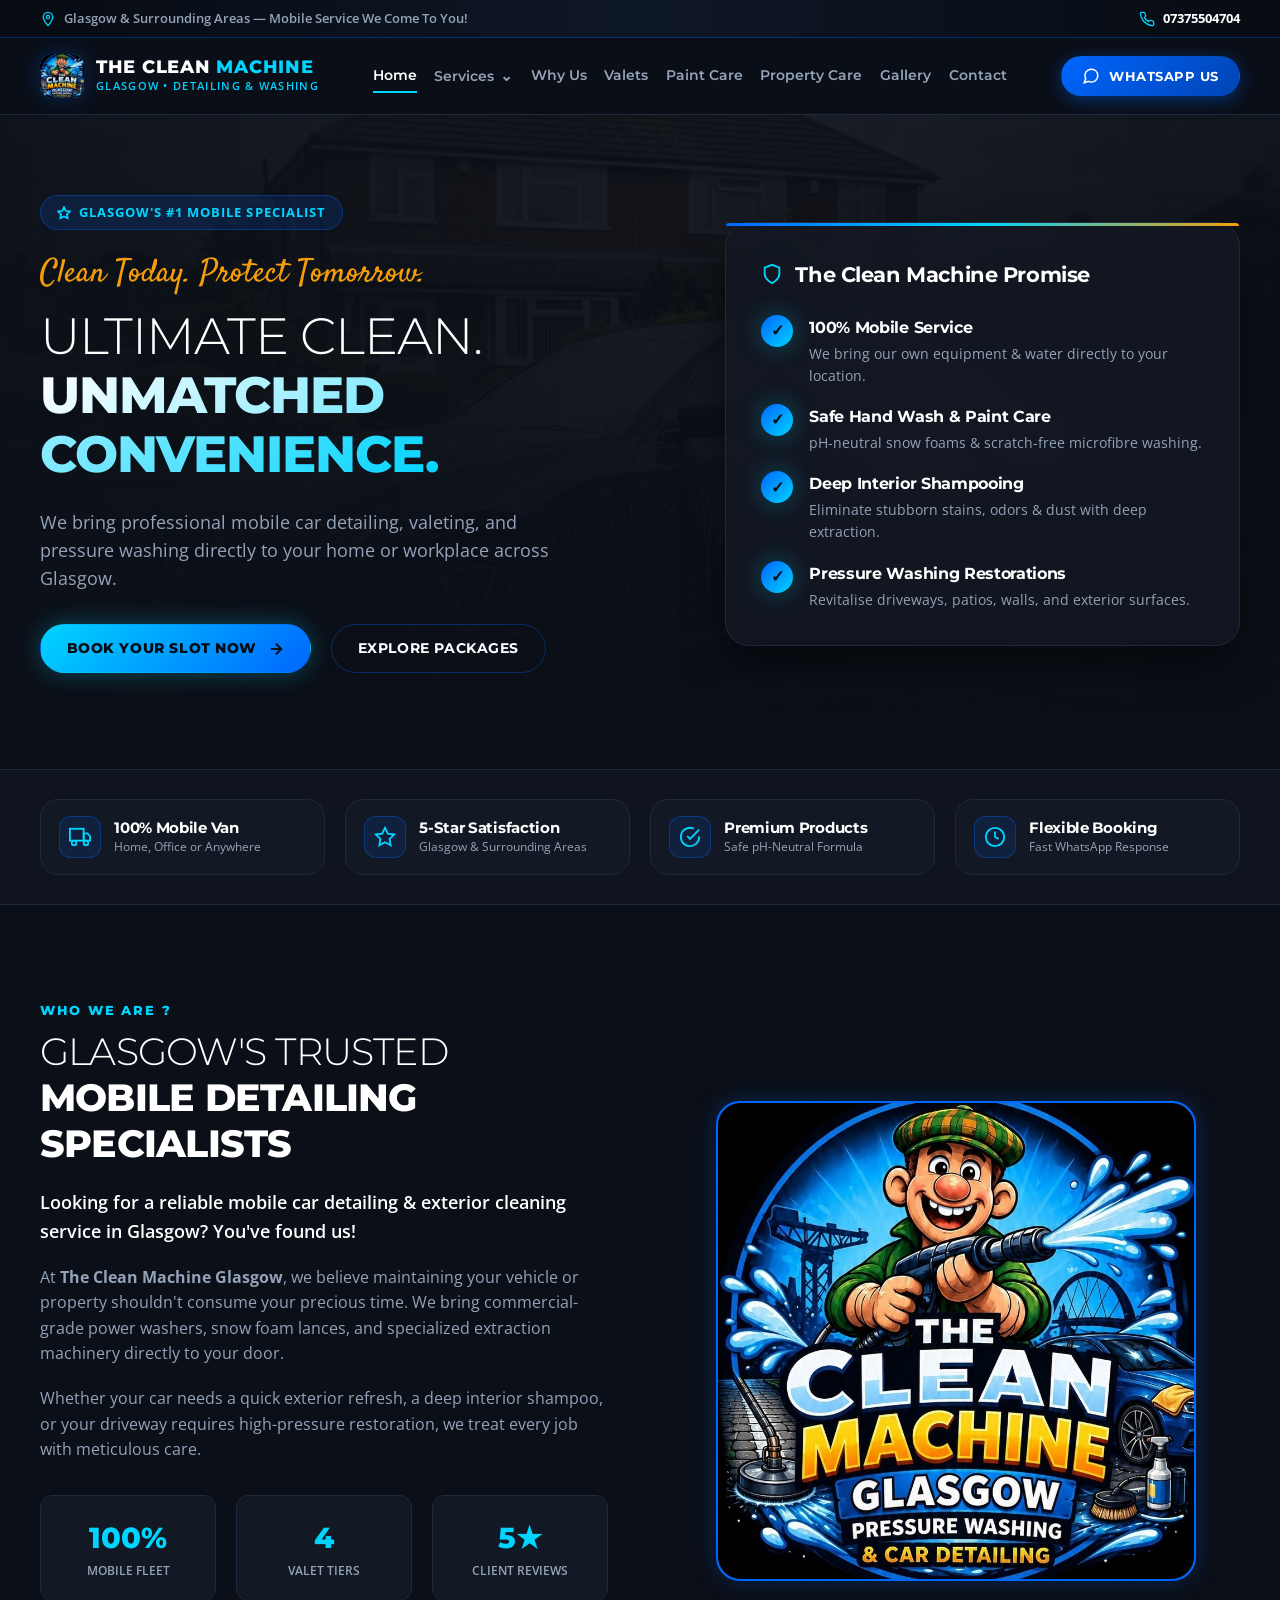
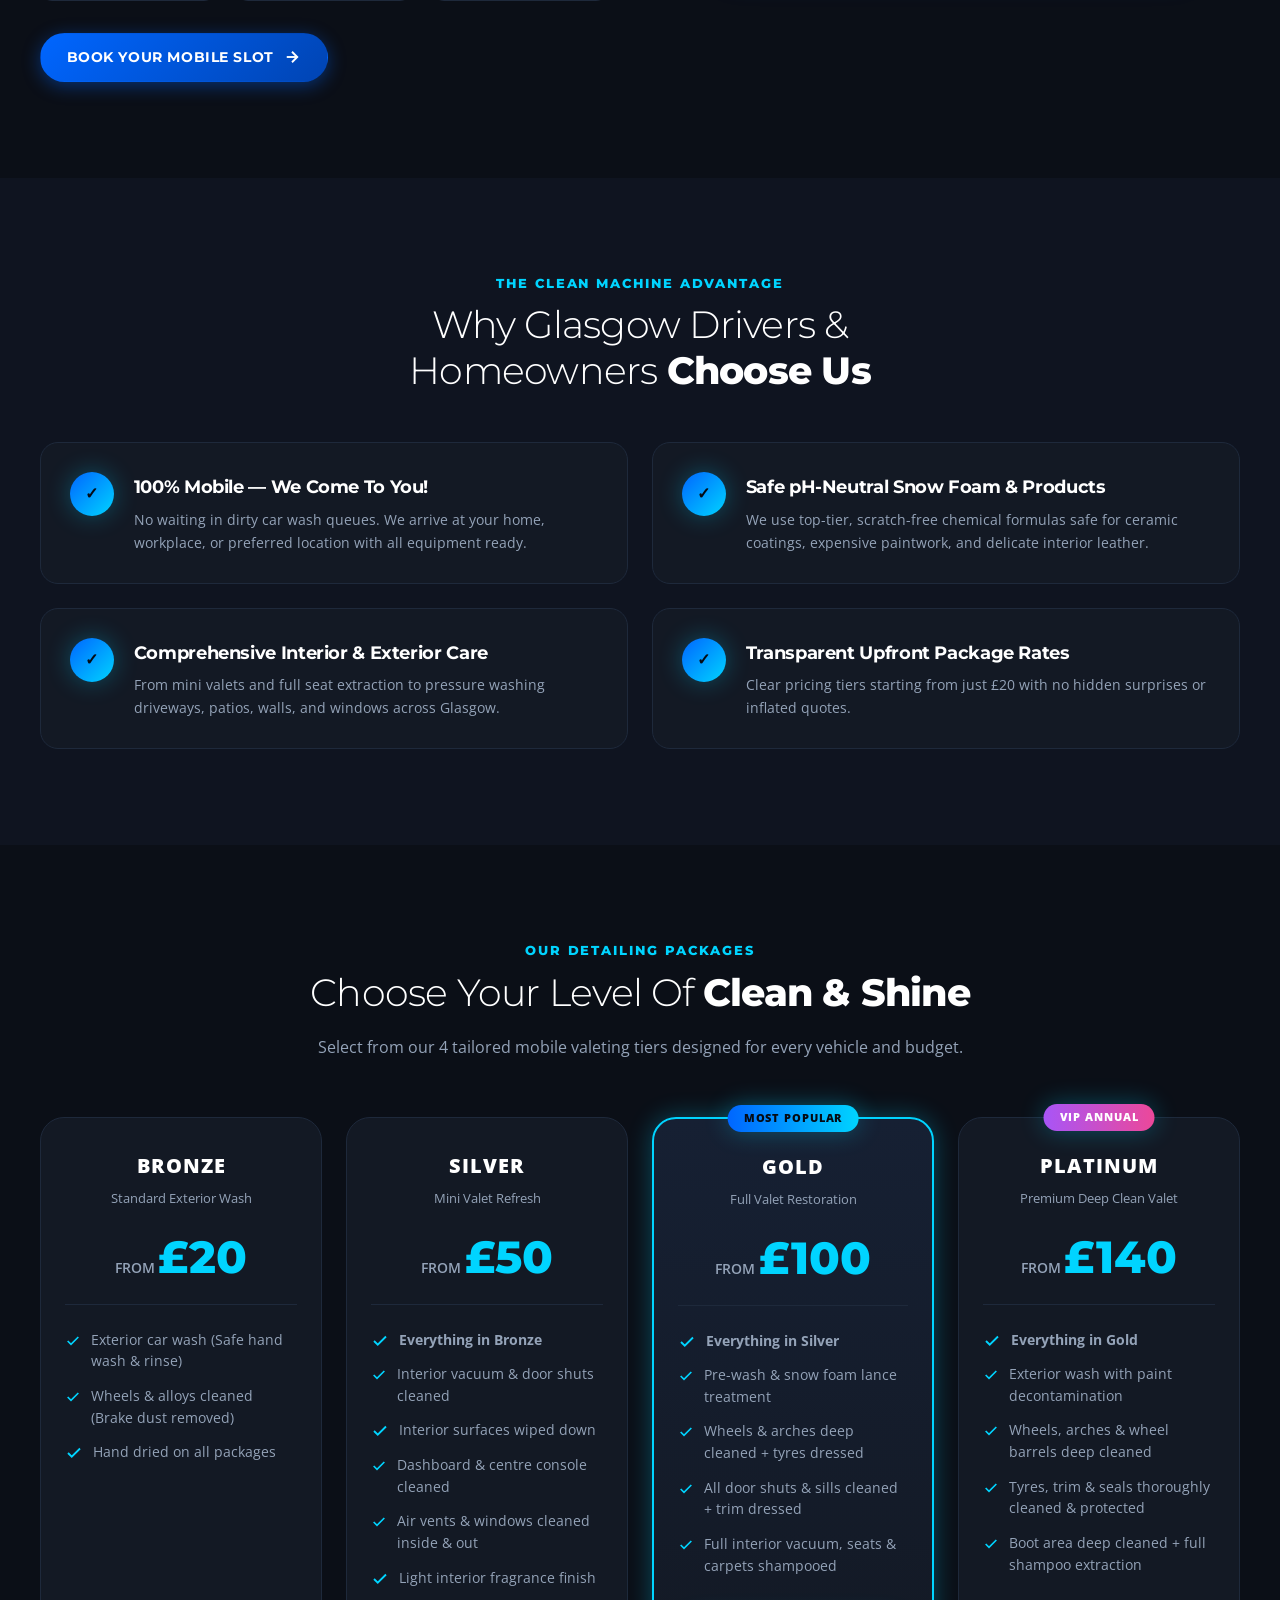
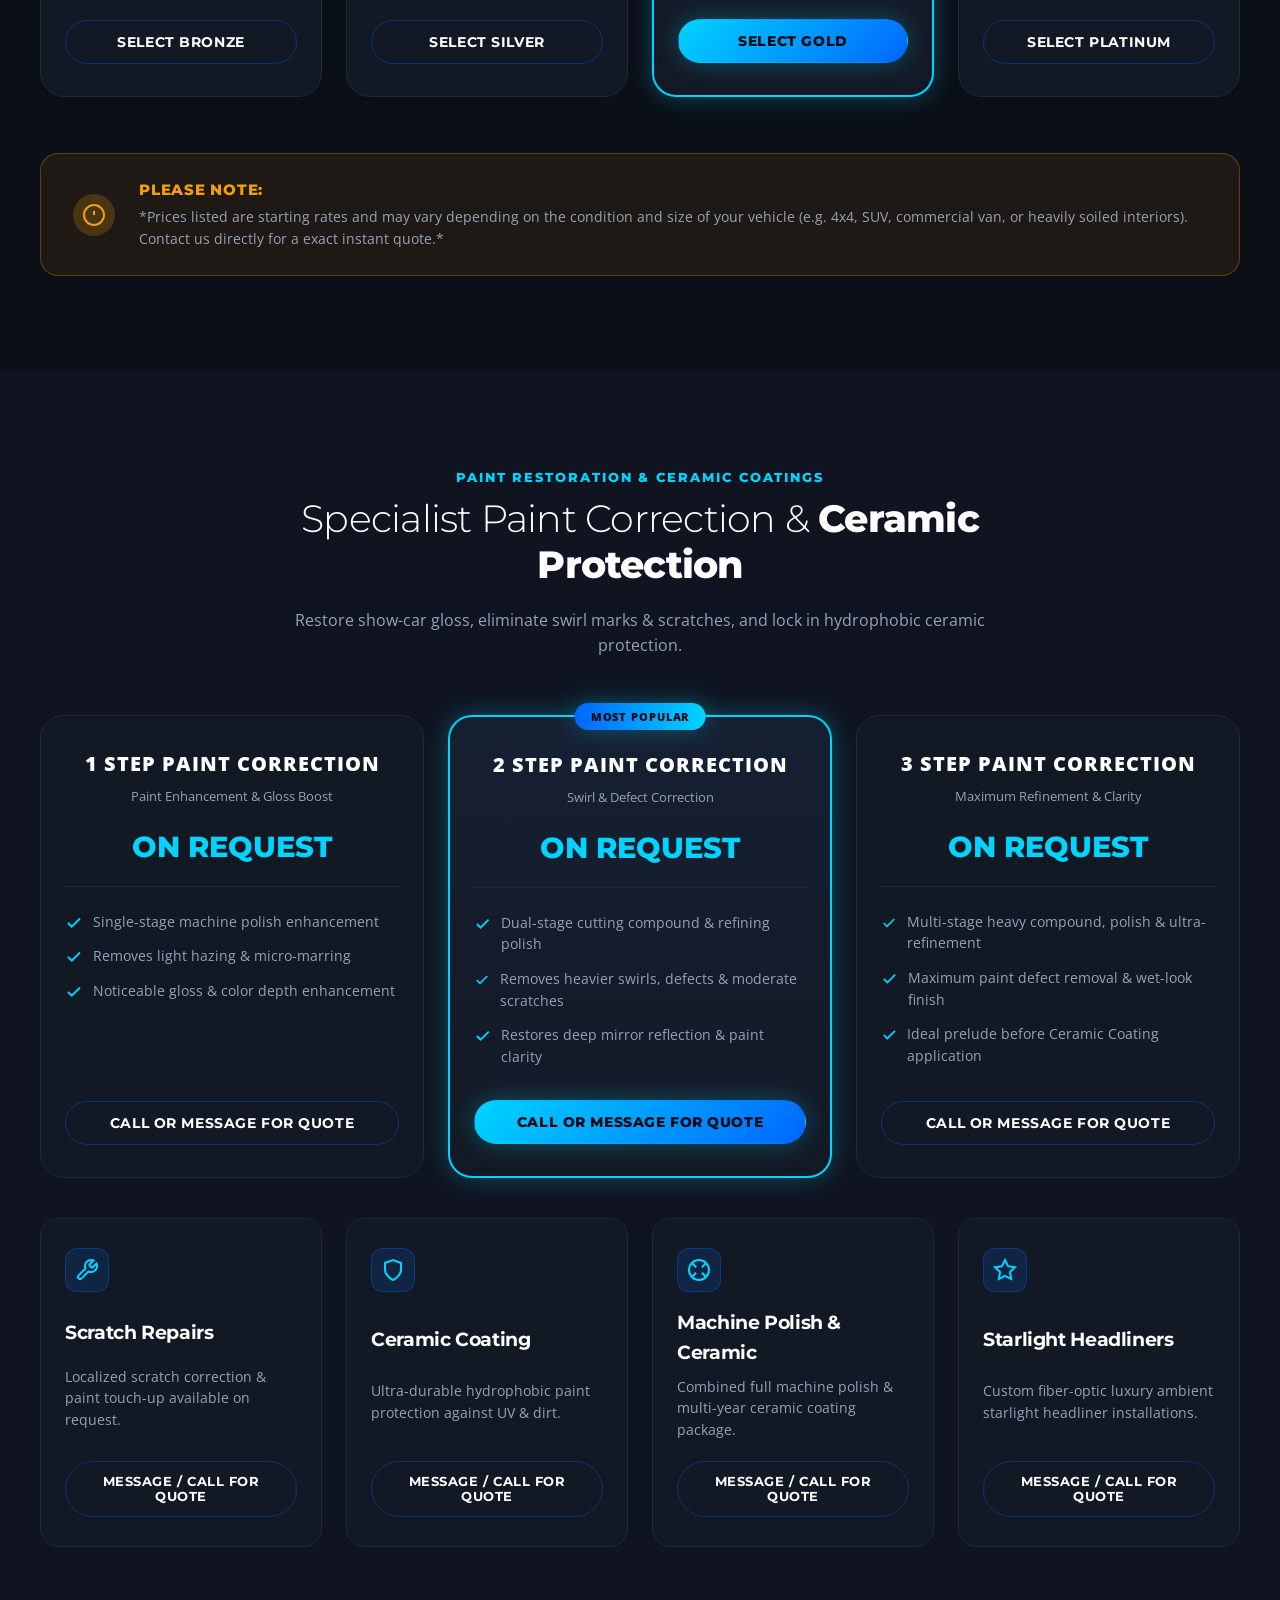
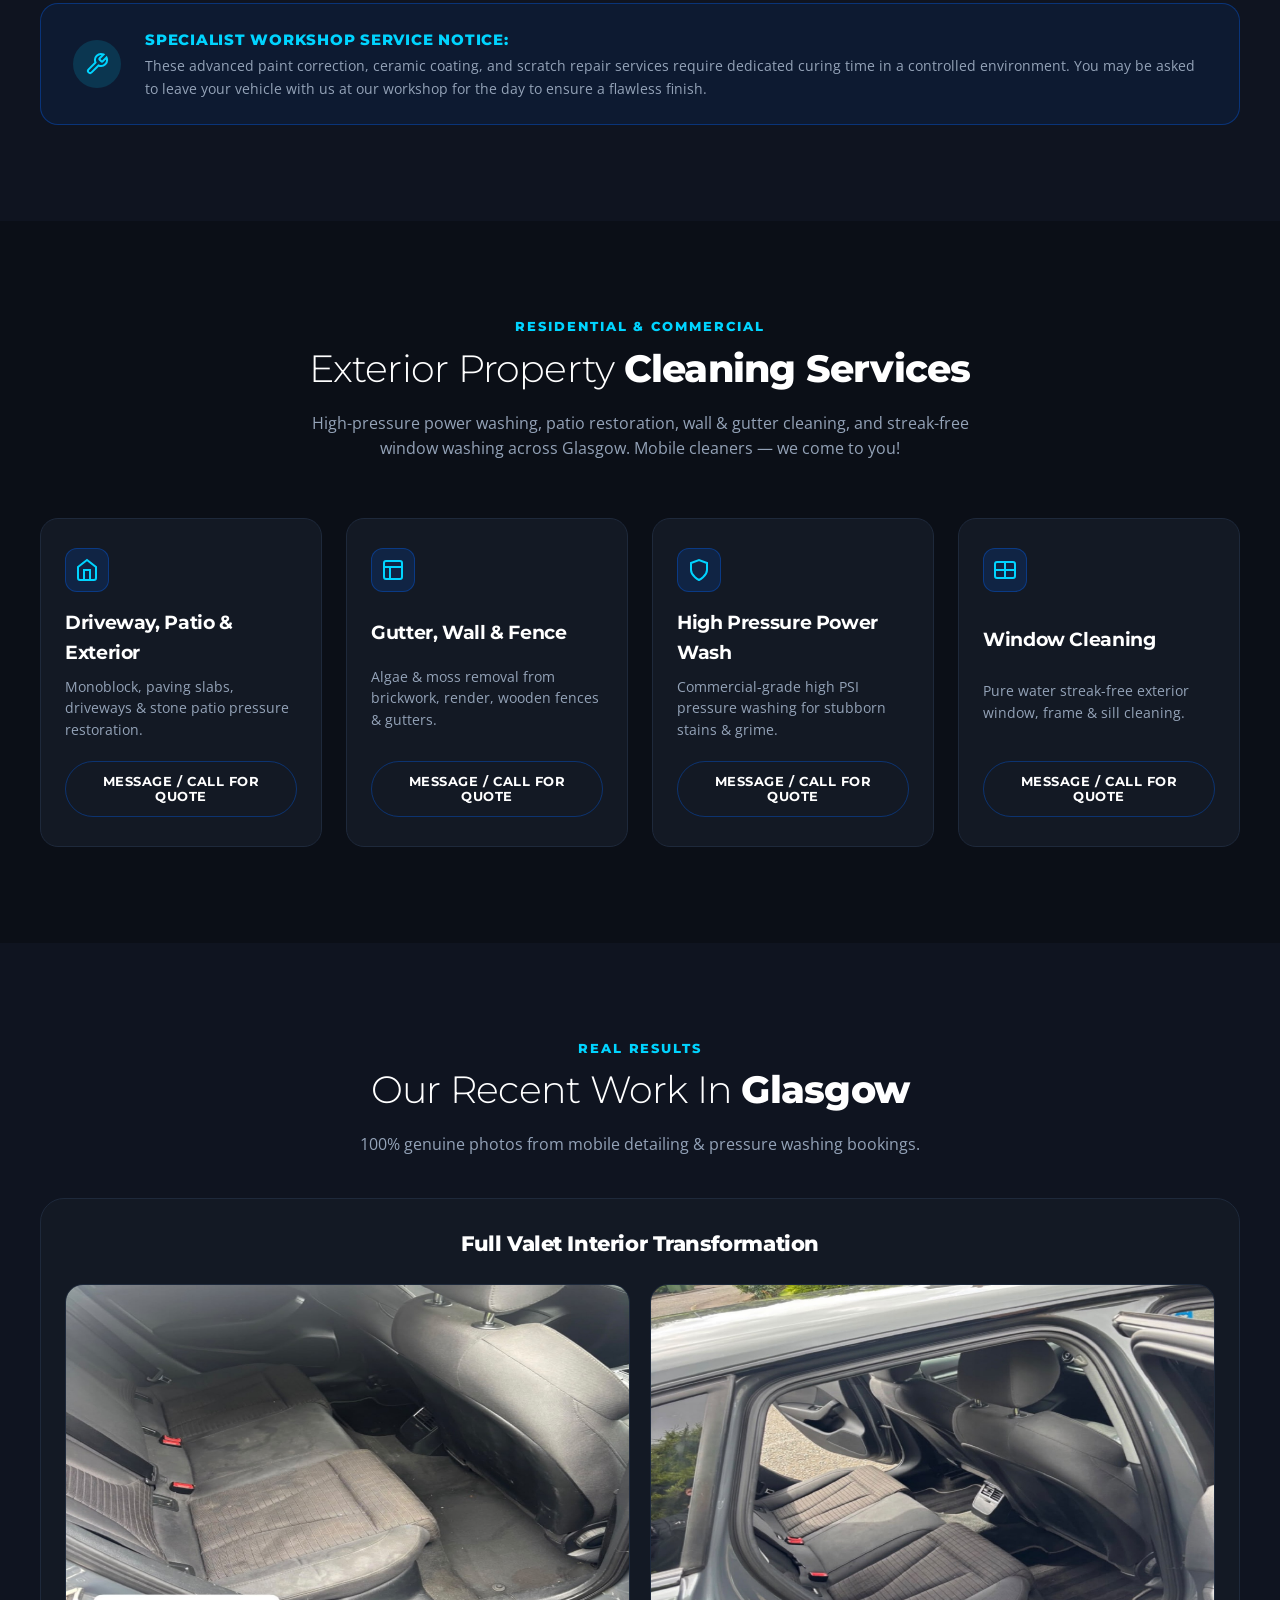
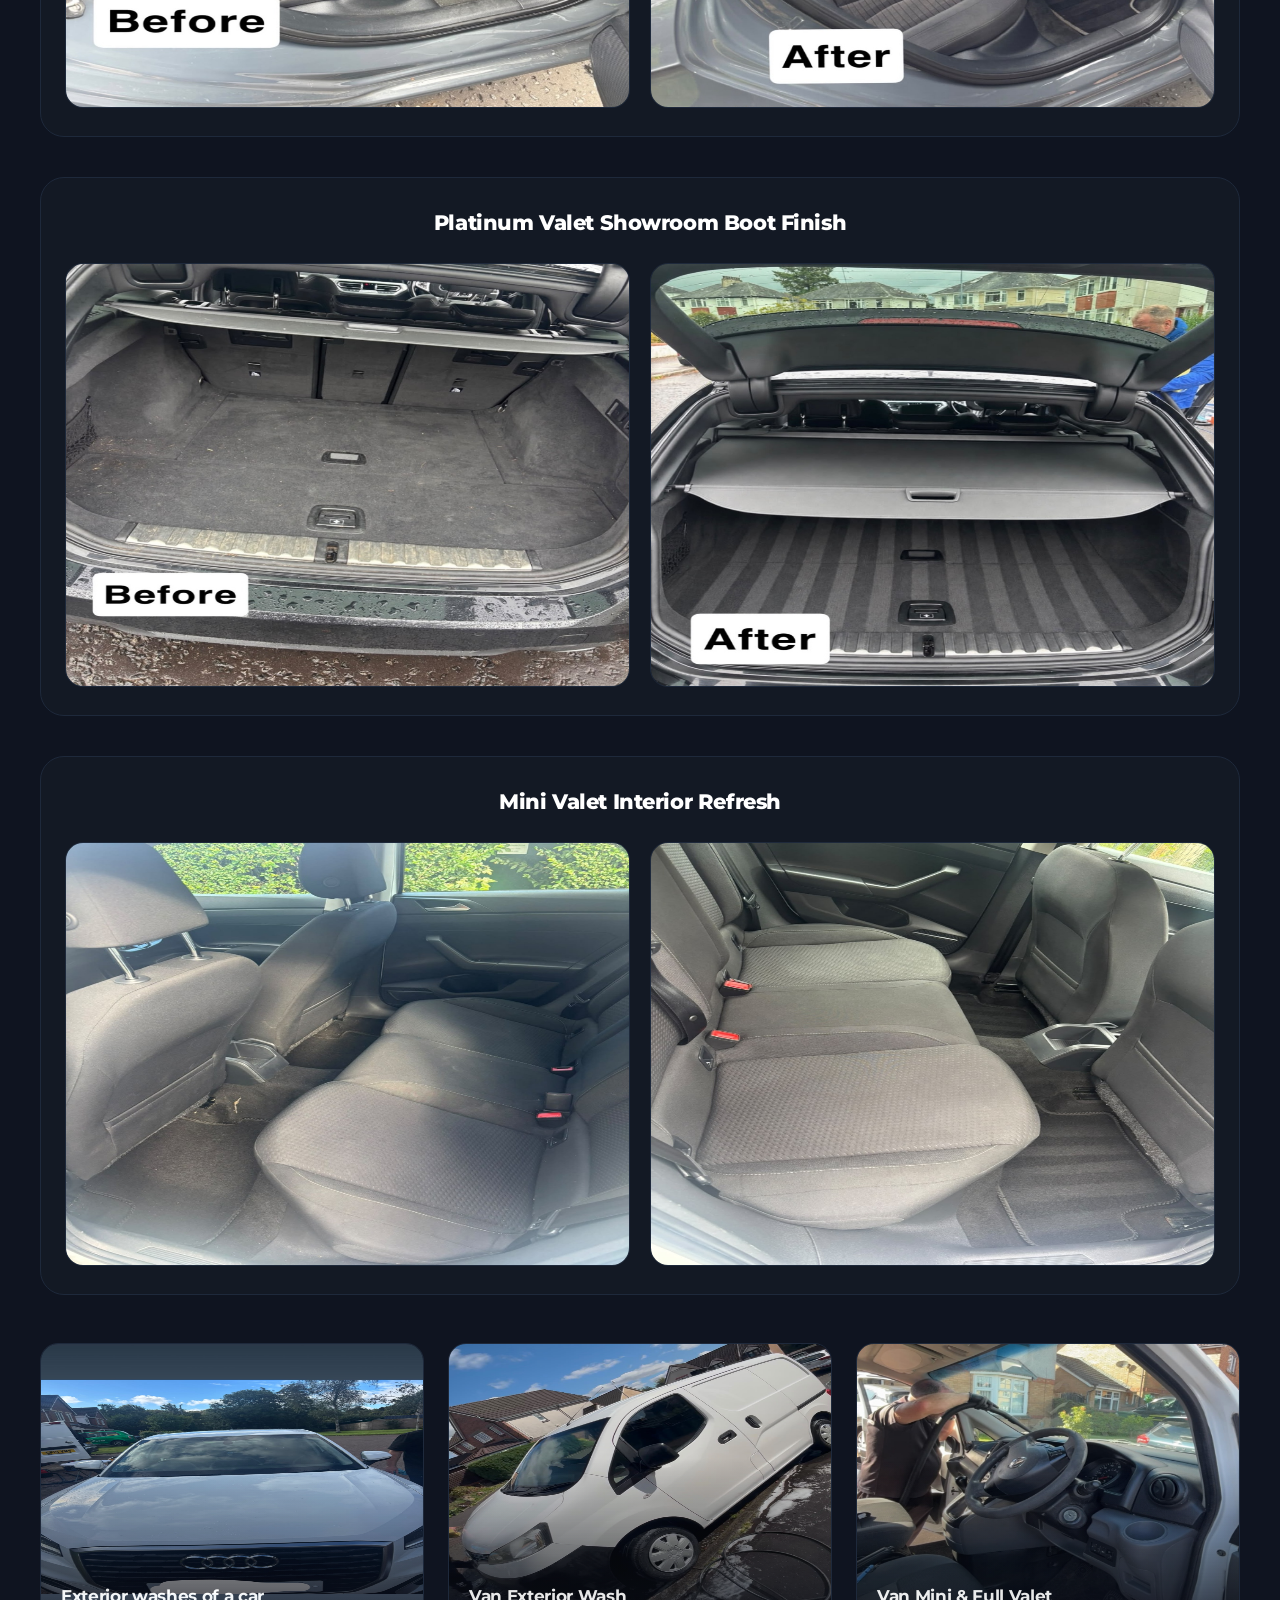
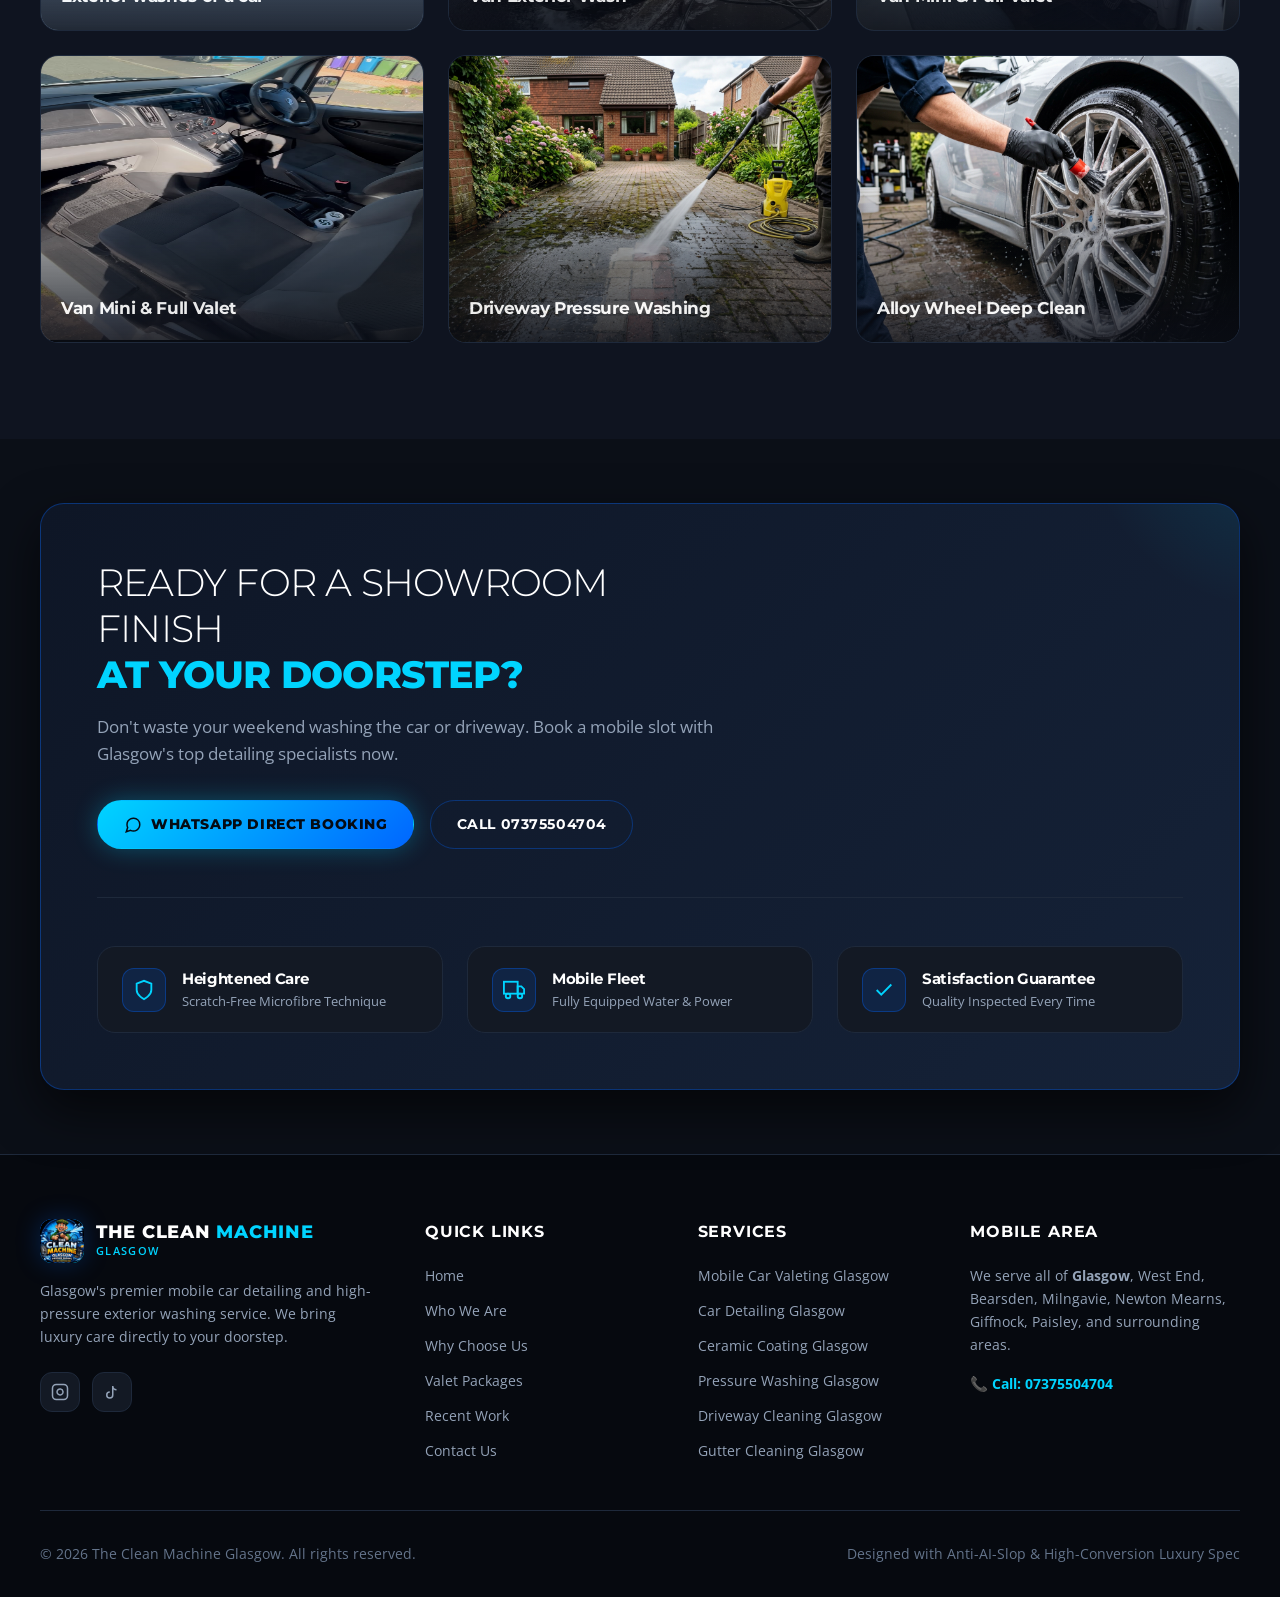
<file: index.html>
<!DOCTYPE html>
<html lang="en">
<head>
    <link rel="icon" type="image/png" href="/assets/favicon.png">
    <link rel="apple-touch-icon" href="/assets/favicon.png">
    <meta charset="UTF-8">
    <meta name="viewport" content="width=device-width, initial-scale=1.0">
    <title>Mobile Car Valeting & Detailing Glasgow | The Clean Machine</title>
    <meta name="description" content="Mobile car valeting, detailing, ceramic coating and pressure washing in Glasgow. The Clean Machine comes to your home or workplace across Glasgow and surrounding areas.">
    <meta name="robots" content="index, follow">
    <link rel="canonical" href="https://www.thecleanmachineglasgow.co.uk/">
    <meta property="og:type" content="website">
    <meta property="og:title" content="Mobile Car Valeting & Detailing Glasgow | The Clean Machine">
    <meta property="og:description" content="Professional mobile car care and exterior cleaning across Glasgow and surrounding areas.">
    <meta property="og:url" content="https://www.thecleanmachineglasgow.co.uk/">
    <meta property="og:image" content="https://www.thecleanmachineglasgow.co.uk/assets/hero.jpg">
    <meta name="twitter:card" content="summary_large_image">
    <script type="application/ld+json">
    {
      "@context": "https://schema.org",
      "@type": "AutoDetailing",
      "@id": "https://www.thecleanmachineglasgow.co.uk/#business",
      "name": "The Clean Machine Glasgow",
      "url": "https://www.thecleanmachineglasgow.co.uk/",
      "telephone": "+447375504704",
      "image": "https://www.thecleanmachineglasgow.co.uk/assets/logo.jpg",
      "priceRange": "££",
      "areaServed": "Glasgow and surrounding areas",
      "sameAs": [
        "https://www.instagram.com/thecleanmachine_glasgow/",
        "https://www.tiktok.com/@thecleanmachine_glasgow"
      ]
    }
    </script>
    
    <!-- Google Fonts -->
    <link rel="preconnect" href="https://fonts.googleapis.com">
    <link rel="preconnect" href="https://fonts.gstatic.com" crossorigin>
    <link href="https://fonts.googleapis.com/css2?family=Montserrat:wght@300;400;600;700;800&family=Open+Sans:wght@400;600&family=Satisfy&display=swap" rel="stylesheet">
    
    <!-- Stylesheet -->
    <link rel="stylesheet" href="style.css">
</head>
<body>

    <!-- Announcement Top Bar -->
    <div class="top-bar">
        <div class="container top-bar-inner">
            <div class="top-bar-item primary">
                <svg width="16" height="16" viewBox="0 0 24 24" fill="none" stroke="currentColor" stroke-width="2"><path d="M12 2C8.13 2 5 5.13 5 9c0 5.25 7 13 7 13s7-7.75 7-13c0-3.87-3.13-7-7-7z"/><circle cx="12" cy="9" r="2.5"/></svg>
                <span>Glasgow & Surrounding Areas — Mobile Service We Come To You!</span>
            </div>
            <div class="top-bar-item">
                <svg width="16" height="16" viewBox="0 0 24 24" fill="none" stroke="currentColor" stroke-width="2"><path d="M22 16.92v3a2 2 0 0 1-2.18 2 19.79 19.79 0 0 1-8.63-3.07 19.5 19.5 0 0 1-6-6 19.79 19.79 0 0 1-3.07-8.67A2 2 0 0 1 4.11 2h3a2 2 0 0 1 2 1.72 12.84 12.84 0 0 0 .7 2.81 2 2 0 0 1-.45 2.11L8.09 9.91a16 16 0 0 0 6 6l1.27-1.27a2 2 0 0 1 2.11-.45 12.84 12.84 0 0 0 2.81.7A2 2 0 0 1 22 16.92z"/></svg>
                <a href="tel:07375504704" style="color: var(--text-white); font-weight: 700;">07375504704</a>
            </div>
        </div>
    </div>

    <!-- Sticky Glassmorphism Header -->
    <header class="site-header">
        <div class="container header-container">
            <a href="index.html" class="brand-logo">
                <div class="brand-icon-box">
                    <img src="assets/logo.jpg" alt="The Clean Machine Logo">
                </div>
                <div class="brand-text-wrap">
                    <span class="brand-name">The Clean <span>Machine</span></span>
                    <span class="brand-sub">Glasgow • Detailing & Washing</span>
                </div>
            </a>

            <nav class="desktop-nav">
                <a href="index.html#home" class="nav-link active" aria-current="page">Home</a>
                <div class="nav-dropdown">
                    <button class="nav-link nav-dropdown-toggle" type="button" aria-expanded="false">Services <span aria-hidden="true">⌄</span></button>
                    <div class="nav-dropdown-menu">
                        <a href="mobile-car-valeting-glasgow/">Mobile Car Valeting</a>
                        <a href="car-detailing-glasgow/">Car Detailing</a>
                        <a href="ceramic-coating-glasgow/">Ceramic Coating</a>
                        <a href="pressure-washing-glasgow/">Pressure Washing</a>
                        <a href="driveway-cleaning-glasgow/">Driveway Cleaning</a>
                        <a href="gutter-cleaning-glasgow/">Gutter Cleaning</a>
                    </div>
                </div>
                <a href="index.html#why-us" class="nav-link">Why Us</a>
                <a href="#pricing" class="nav-link">Valets</a>
                <a href="#paint-correction" class="nav-link">Paint Care</a>
                <a href="#property-cleaning" class="nav-link">Property Care</a>
                <a href="index.html#gallery" class="nav-link">Gallery</a>
                <a href="contact.html" class="nav-link">Contact</a>
            </nav>

            <div class="header-actions">
                <a href="https://wa.me/447375504704" target="_blank" class="pill-btn pill-btn-blue">
                    <svg width="18" height="18" viewBox="0 0 24 24" fill="none" stroke="currentColor" stroke-width="2"><path d="M21 11.5a8.38 8.38 0 0 1-.9 3.8 8.5 8.5 0 0 1-7.6 4.7 8.38 8.38 0 0 1-3.8-.9L3 21l1.9-5.7a8.38 8.38 0 0 1-.9-3.8 8.5 8.5 0 0 1 4.7-7.6 8.38 8.38 0 0 1 3.8-.9h.5a8.48 8.48 0 0 1 8 8v.5z"/></svg>
                    <span>WhatsApp Us</span>
                </a>
                
                <button class="hamburger-btn" id="hamburgerBtn" aria-label="Toggle navigation menu">
                    <span></span>
                    <span></span>
                    <span></span>
                </button>
            </div>
        </div>
    </header>

    <!-- Mobile Navigation Drawer -->
    <div class="mob-drawer-overlay" id="mobDrawerOverlay"></div>
    <div class="mob-drawer" id="mobDrawer">
        <div class="mob-nav-list">
            <a href="index.html#home" class="mob-nav-link">
                Home
            </a>
            <details class="mob-service-menu">
                <summary>Services <span aria-hidden="true">⌄</span></summary>
                <a href="mobile-car-valeting-glasgow/" class="mob-nav-link">Mobile Car Valeting</a>
                <a href="car-detailing-glasgow/" class="mob-nav-link">Car Detailing</a>
                <a href="ceramic-coating-glasgow/" class="mob-nav-link">Ceramic Coating</a>
                <a href="pressure-washing-glasgow/" class="mob-nav-link">Pressure Washing</a>
                <a href="driveway-cleaning-glasgow/" class="mob-nav-link">Driveway Cleaning</a>
                <a href="gutter-cleaning-glasgow/" class="mob-nav-link">Gutter Cleaning</a>
            </details>
            <a href="index.html#why-us" class="mob-nav-link">
                Why Choose Us
            </a>
            <a href="#pricing" class="mob-nav-link">
                Valet Packages
            </a>
            <a href="#paint-correction" class="mob-nav-link">
                Paint Correction & Ceramics
            </a>
            <a href="#property-cleaning" class="mob-nav-link">
                Exterior Property Cleaning
            </a>
            <a href="index.html#gallery" class="mob-nav-link">
                Our Gallery
            </a>
            <a href="contact.html" class="mob-nav-link">
                Contact & Booking
            </a>
        </div>
        
        <div class="mob-drawer-footer">
            <a href="tel:07375504704" class="pill-btn pill-btn-cyan" style="width: 100%;">
                <svg width="18" height="18" viewBox="0 0 24 24" fill="none" stroke="currentColor" stroke-width="2"><path d="M22 16.92v3a2 2 0 0 1-2.18 2 19.79 19.79 0 0 1-8.63-3.07 19.5 19.5 0 0 1-6-6 19.79 19.79 0 0 1-3.07-8.67A2 2 0 0 1 4.11 2h3a2 2 0 0 1 2 1.72 12.84 12.84 0 0 0 .7 2.81 2 2 0 0 1-.45 2.11L8.09 9.91a16 16 0 0 0 6 6l1.27-1.27a2 2 0 0 1 2.11-.45 12.84 12.84 0 0 0 2.81.7A2 2 0 0 1 22 16.92z"/></svg>
                Call 07375504704
            </a>
        </div>
    </div>

    <!-- PATTERN 1: HIGH-IMPACT SPLIT HERO -->
    <section class="hero-section" id="home">
        <div class="hero-bg-media">
            <img src="assets/hero.jpg" alt="Luxury car detailing split hero background">
        </div>
        <div class="hero-overlay"></div>
        
        <div class="container hero-container">
            <div class="hero-split-flex">
                <!-- Left Column -->
                <div class="hero-left-col">
                    <span class="hero-badge">
                        <svg width="14" height="14" viewBox="0 0 24 24" fill="none" stroke="currentColor" stroke-width="3"><polygon points="12 2 15.09 8.26 22 9.27 17 14.14 18.18 21.02 12 17.77 5.82 21.02 7 14.14 2 9.27 8.91 8.26 12 2"/></svg>
                        Glasgow's #1 Mobile Specialist
                    </span>
                    <span class="hero-script-tag">Clean Today. Protect Tomorrow.</span>
                    <h1 class="hero-h1">
                        ULTIMATE CLEAN. <br>
                        <strong>UNMATCHED CONVENIENCE.</strong>
                    </h1>
                    <p class="hero-lead">
                        We bring professional mobile car detailing, valeting, and pressure washing directly to your home or workplace across Glasgow.
                    </p>
                    
                    <div class="hero-cta-group">
                        <a href="contact.html" class="pill-btn pill-btn-cyan">
                            <span>Book Your Slot Now</span>
                            <svg width="18" height="18" viewBox="0 0 24 24" fill="none" stroke="currentColor" stroke-width="2.5"><line x1="5" y1="12" x2="19" y2="12"/><polyline points="12 5 19 12 12 19"/></svg>
                        </a>
                        <a href="#pricing" class="pill-btn pill-btn-outline">
                            <span>Explore Packages</span>
                        </a>
                    </div>
                </div>

                <!-- Right Column: Glowing Feature Badges -->
                <div class="hero-right-col">
                    <div class="hero-features-box">
                        <h3 class="hero-features-title">
                            <svg width="22" height="22" viewBox="0 0 24 24" fill="none" stroke="var(--blue-glow)" stroke-width="2"><path d="M12 22s8-4 8-10V5l-8-3-8 3v7c0 6 8 10 8 10z"/></svg>
                            The Clean Machine Promise
                        </h3>
                        <div class="hero-check-list">
                            <div class="hero-check-item">
                                <div class="hero-check-icon">✓</div>
                                <div class="hero-check-text">
                                    <h4>100% Mobile Service</h4>
                                    <p>We bring our own equipment & water directly to your location.</p>
                                </div>
                            </div>
                            <div class="hero-check-item">
                                <div class="hero-check-icon">✓</div>
                                <div class="hero-check-text">
                                    <h4>Safe Hand Wash & Paint Care</h4>
                                    <p>pH-neutral snow foams & scratch-free microfibre washing.</p>
                                </div>
                            </div>
                            <div class="hero-check-item">
                                <div class="hero-check-icon">✓</div>
                                <div class="hero-check-text">
                                    <h4>Deep Interior Shampooing</h4>
                                    <p>Eliminate stubborn stains, odors & dust with deep extraction.</p>
                                </div>
                            </div>
                            <div class="hero-check-item">
                                <div class="hero-check-icon">✓</div>
                                <div class="hero-check-text">
                                    <h4>Pressure Washing Restorations</h4>
                                    <p>Revitalise driveways, patios, walls, and exterior surfaces.</p>
                                </div>
                            </div>
                        </div>
                    </div>
                </div>
            </div>
        </div>
    </section>

    <!-- TRUST BAR -->
    <section class="trust-bar">
        <div class="container">
            <div class="trust-flex">
                <div class="trust-item">
                    <div class="trust-icon">
                        <svg width="22" height="22" viewBox="0 0 24 24" fill="none" stroke="currentColor" stroke-width="2"><rect x="1" y="3" width="15" height="13"/><polygon points="16 8 20 8 23 11 23 16 16 16 16 8"/><circle cx="5.5" cy="18.5" r="2.5"/><circle cx="18.5" cy="18.5" r="2.5"/></svg>
                    </div>
                    <div class="trust-text">
                        <h5>100% Mobile Van</h5>
                        <p>Home, Office or Anywhere</p>
                    </div>
                </div>
                
                <div class="trust-item">
                    <div class="trust-icon">
                        <svg width="22" height="22" viewBox="0 0 24 24" fill="none" stroke="currentColor" stroke-width="2"><path d="M12 2l3.09 6.26L22 9.27l-5 4.87 1.18 6.88L12 17.77l-6.18 3.25L7 14.14 2 9.27l6.91-1.01L12 2z"/></svg>
                    </div>
                    <div class="trust-text">
                        <h5>5-Star Satisfaction</h5>
                        <p>Glasgow & Surrounding Areas</p>
                    </div>
                </div>

                <div class="trust-item">
                    <div class="trust-icon">
                        <svg width="22" height="22" viewBox="0 0 24 24" fill="none" stroke="currentColor" stroke-width="2"><path d="M22 11.08V12a10 10 0 1 1-5.93-9.14"/><polyline points="22 4 12 14.01 9 11.01"/></svg>
                    </div>
                    <div class="trust-text">
                        <h5>Premium Products</h5>
                        <p>Safe pH-Neutral Formula</p>
                    </div>
                </div>

                <div class="trust-item">
                    <div class="trust-icon">
                        <svg width="22" height="22" viewBox="0 0 24 24" fill="none" stroke="currentColor" stroke-width="2"><circle cx="12" cy="12" r="10"/><polyline points="12 6 12 12 16 14"/></svg>
                    </div>
                    <div class="trust-text">
                        <h5>Flexible Booking</h5>
                        <p>Fast WhatsApp Response</p>
                    </div>
                </div>
            </div>
        </div>
    </section>

    <!-- PATTERN 2: "WHO WE ARE ?" (2-COLUMN FEATURE SPLIT) -->
    <section class="section-padding" id="about">
        <div class="container">
            <div class="who-we-are-grid">
                <!-- Left Column -->
                <div class="who-text-col">
                    <span class="section-tag">WHO WE ARE ?</span>
                    <h2 class="section-title">
                        GLASGOW'S TRUSTED <br>
                        <strong>MOBILE DETAILING SPECIALISTS</strong>
                    </h2>
                    <p class="lead-p">
                        Looking for a reliable mobile car detailing & exterior cleaning service in Glasgow? You've found us!
                    </p>
                    <p>
                        At <strong>The Clean Machine Glasgow</strong>, we believe maintaining your vehicle or property shouldn't consume your precious time. We bring commercial-grade power washers, snow foam lances, and specialized extraction machinery directly to your door.
                    </p>
                    <p>
                        Whether your car needs a quick exterior refresh, a deep interior shampoo, or your driveway requires high-pressure restoration, we treat every job with meticulous care.
                    </p>

                    <div class="who-stats-row">
                        <div class="stat-card">
                            <div class="stat-num">100%</div>
                            <div class="stat-label">Mobile Fleet</div>
                        </div>
                        <div class="stat-card">
                            <div class="stat-num">4</div>
                            <div class="stat-label">Valet Tiers</div>
                        </div>
                        <div class="stat-card">
                            <div class="stat-num">5★</div>
                            <div class="stat-label">Client Reviews</div>
                        </div>
                    </div>

                    <a href="contact.html" class="pill-btn pill-btn-blue">
                        <span>Book Your Mobile Slot</span>
                        <svg width="18" height="18" viewBox="0 0 24 24" fill="none" stroke="currentColor" stroke-width="2.5"><line x1="5" y1="12" x2="19" y2="12"/><polyline points="12 5 19 12 12 19"/></svg>
                    </a>
                </div>

                <!-- Right Column: Official Brand Logo -->
                <div class="who-photo-col">
                    <div class="img-box who-photo-box">
                        <img src="assets/logo.jpg" alt="The Clean Machine Glasgow Logo">
                    </div>
                </div>
            </div>
        </div>
    </section>

    <!-- PATTERN 3: "WHY CHOOSE US" CHECKMARK GRID -->
    <section class="section-padding why-section" id="why-us">
        <div class="container">
            <div style="text-align: center; max-width: 650px; margin: 0 auto;">
                <span class="section-tag">THE CLEAN MACHINE ADVANTAGE</span>
                <h2 class="section-title">Why Glasgow Drivers & Homeowners <strong>Choose Us</strong></h2>
            </div>

            <div class="why-grid">
                <div class="why-card">
                    <div class="why-icon-bubble">✓</div>
                    <div class="why-card-content">
                        <h3>100% Mobile — We Come To You!</h3>
                        <p>No waiting in dirty car wash queues. We arrive at your home, workplace, or preferred location with all equipment ready.</p>
                    </div>
                </div>

                <div class="why-card">
                    <div class="why-icon-bubble">✓</div>
                    <div class="why-card-content">
                        <h3>Safe pH-Neutral Snow Foam & Products</h3>
                        <p>We use top-tier, scratch-free chemical formulas safe for ceramic coatings, expensive paintwork, and delicate interior leather.</p>
                    </div>
                </div>

                <div class="why-card">
                    <div class="why-icon-bubble">✓</div>
                    <div class="why-card-content">
                        <h3>Comprehensive Interior & Exterior Care</h3>
                        <p>From mini valets and full seat extraction to pressure washing driveways, patios, walls, and windows across Glasgow.</p>
                    </div>
                </div>

                <div class="why-card">
                    <div class="why-icon-bubble">✓</div>
                    <div class="why-card-content">
                        <h3>Transparent Upfront Package Rates</h3>
                        <p>Clear pricing tiers starting from just £20 with no hidden surprises or inflated quotes.</p>
                    </div>
                </div>
            </div>
        </div>
    </section>

    <!-- PATTERN 4: VERTICAL TABLE PRICING CARDS & DISCLAIMER BLOCK -->
    <section class="section-padding pricing-section" id="pricing">
        <div class="container">
            <div class="pricing-header-wrap">
                <span class="section-tag">OUR DETAILING PACKAGES</span>
                <h2 class="section-title">Choose Your Level Of <strong>Clean & Shine</strong></h2>
                <p style="color: var(--text-silver);">Select from our 4 tailored mobile valeting tiers designed for every vehicle and budget.</p>
            </div>

            <div class="table-pricing-grid">
                <!-- BRONZE PACKAGE -->
                <div class="pricing-card">
                    <div class="pricing-card-head">
                        <div class="tpc-name">BRONZE</div>
                        <div class="tpc-sub">Standard Exterior Wash</div>
                        <div class="tpc-price-wrap">
                            <span class="tpc-from">FROM</span>
                            <span class="tpc-price">£20</span>
                        </div>
                    </div>
                    <div class="pricing-bullets">
                        <div class="pricing-bullet-item">
                            <svg width="18" height="18" viewBox="0 0 24 24" fill="none" stroke="currentColor" stroke-width="2.5"><polyline points="20 6 9 17 4 12"/></svg>
                            <span>Exterior car wash (Safe hand wash & rinse)</span>
                        </div>
                        <div class="pricing-bullet-item">
                            <svg width="18" height="18" viewBox="0 0 24 24" fill="none" stroke="currentColor" stroke-width="2.5"><polyline points="20 6 9 17 4 12"/></svg>
                            <span>Wheels & alloys cleaned (Brake dust removed)</span>
                        </div>
                        <div class="pricing-bullet-item">
                            <svg width="18" height="18" viewBox="0 0 24 24" fill="none" stroke="currentColor" stroke-width="2.5"><polyline points="20 6 9 17 4 12"/></svg>
                            <span>Hand dried on all packages</span>
                        </div>
                    </div>
                    <div class="pricing-card-footer">
                        <button class="pill-btn pill-btn-outline select-package-btn" data-package="Bronze (From £20)" style="width: 100%;">
                            Select Bronze
                        </button>
                    </div>
                </div>

                <!-- SILVER PACKAGE -->
                <div class="pricing-card">
                    <div class="pricing-card-head">
                        <div class="tpc-name">SILVER</div>
                        <div class="tpc-sub">Mini Valet Refresh</div>
                        <div class="tpc-price-wrap">
                            <span class="tpc-from">FROM</span>
                            <span class="tpc-price">£50</span>
                        </div>
                    </div>
                    <div class="pricing-bullets">
                        <div class="pricing-bullet-item">
                            <svg width="18" height="18" viewBox="0 0 24 24" fill="none" stroke="currentColor" stroke-width="2.5"><polyline points="20 6 9 17 4 12"/></svg>
                            <span><strong>Everything in Bronze</strong></span>
                        </div>
                        <div class="pricing-bullet-item">
                            <svg width="18" height="18" viewBox="0 0 24 24" fill="none" stroke="currentColor" stroke-width="2.5"><polyline points="20 6 9 17 4 12"/></svg>
                            <span>Interior vacuum & door shuts cleaned</span>
                        </div>
                        <div class="pricing-bullet-item">
                            <svg width="18" height="18" viewBox="0 0 24 24" fill="none" stroke="currentColor" stroke-width="2.5"><polyline points="20 6 9 17 4 12"/></svg>
                            <span>Interior surfaces wiped down</span>
                        </div>
                        <div class="pricing-bullet-item">
                            <svg width="18" height="18" viewBox="0 0 24 24" fill="none" stroke="currentColor" stroke-width="2.5"><polyline points="20 6 9 17 4 12"/></svg>
                            <span>Dashboard & centre console cleaned</span>
                        </div>
                        <div class="pricing-bullet-item">
                            <svg width="18" height="18" viewBox="0 0 24 24" fill="none" stroke="currentColor" stroke-width="2.5"><polyline points="20 6 9 17 4 12"/></svg>
                            <span>Air vents & windows cleaned inside & out</span>
                        </div>
                        <div class="pricing-bullet-item">
                            <svg width="18" height="18" viewBox="0 0 24 24" fill="none" stroke="currentColor" stroke-width="2.5"><polyline points="20 6 9 17 4 12"/></svg>
                            <span>Light interior fragrance finish</span>
                        </div>
                    </div>
                    <div class="pricing-card-footer">
                        <button class="pill-btn pill-btn-outline select-package-btn" data-package="Silver (From £50)" style="width: 100%;">
                            Select Silver
                        </button>
                    </div>
                </div>

                <!-- GOLD PACKAGE (FEATURED) -->
                <div class="pricing-card featured">
                    <div class="pricing-badge">MOST POPULAR</div>
                    <div class="pricing-card-head">
                        <div class="tpc-name">GOLD</div>
                        <div class="tpc-sub">Full Valet Restoration</div>
                        <div class="tpc-price-wrap">
                            <span class="tpc-from">FROM</span>
                            <span class="tpc-price">£100</span>
                        </div>
                    </div>
                    <div class="pricing-bullets">
                        <div class="pricing-bullet-item">
                            <svg width="18" height="18" viewBox="0 0 24 24" fill="none" stroke="currentColor" stroke-width="2.5"><polyline points="20 6 9 17 4 12"/></svg>
                            <span><strong>Everything in Silver</strong></span>
                        </div>
                        <div class="pricing-bullet-item">
                            <svg width="18" height="18" viewBox="0 0 24 24" fill="none" stroke="currentColor" stroke-width="2.5"><polyline points="20 6 9 17 4 12"/></svg>
                            <span>Pre-wash & snow foam lance treatment</span>
                        </div>
                        <div class="pricing-bullet-item">
                            <svg width="18" height="18" viewBox="0 0 24 24" fill="none" stroke="currentColor" stroke-width="2.5"><polyline points="20 6 9 17 4 12"/></svg>
                            <span>Wheels & arches deep cleaned + tyres dressed</span>
                        </div>
                        <div class="pricing-bullet-item">
                            <svg width="18" height="18" viewBox="0 0 24 24" fill="none" stroke="currentColor" stroke-width="2.5"><polyline points="20 6 9 17 4 12"/></svg>
                            <span>All door shuts & sills cleaned + trim dressed</span>
                        </div>
                        <div class="pricing-bullet-item">
                            <svg width="18" height="18" viewBox="0 0 24 24" fill="none" stroke="currentColor" stroke-width="2.5"><polyline points="20 6 9 17 4 12"/></svg>
                            <span>Full interior vacuum, seats & carpets shampooed</span>
                        </div>
                    </div>
                    <div class="pricing-card-footer">
                        <button class="pill-btn pill-btn-cyan select-package-btn" data-package="Gold (From £100)" style="width: 100%;">
                            Select Gold
                        </button>
                    </div>
                </div>

                <!-- PLATINUM PACKAGE -->
                <div class="pricing-card">
                    <div class="pricing-badge" style="background: linear-gradient(90deg, #A855F7, #EC4899); color: white;">VIP ANNUAL</div>
                    <div class="pricing-card-head">
                        <div class="tpc-name">PLATINUM</div>
                        <div class="tpc-sub">Premium Deep Clean Valet</div>
                        <div class="tpc-price-wrap">
                            <span class="tpc-from">FROM</span>
                            <span class="tpc-price">£140</span>
                        </div>
                    </div>
                    <div class="pricing-bullets">
                        <div class="pricing-bullet-item">
                            <svg width="18" height="18" viewBox="0 0 24 24" fill="none" stroke="currentColor" stroke-width="2.5"><polyline points="20 6 9 17 4 12"/></svg>
                            <span><strong>Everything in Gold</strong></span>
                        </div>
                        <div class="pricing-bullet-item">
                            <svg width="18" height="18" viewBox="0 0 24 24" fill="none" stroke="currentColor" stroke-width="2.5"><polyline points="20 6 9 17 4 12"/></svg>
                            <span>Exterior wash with paint decontamination</span>
                        </div>
                        <div class="pricing-bullet-item">
                            <svg width="18" height="18" viewBox="0 0 24 24" fill="none" stroke="currentColor" stroke-width="2.5"><polyline points="20 6 9 17 4 12"/></svg>
                            <span>Wheels, arches & wheel barrels deep cleaned</span>
                        </div>
                        <div class="pricing-bullet-item">
                            <svg width="18" height="18" viewBox="0 0 24 24" fill="none" stroke="currentColor" stroke-width="2.5"><polyline points="20 6 9 17 4 12"/></svg>
                            <span>Tyres, trim & seals thoroughly cleaned & protected</span>
                        </div>
                        <div class="pricing-bullet-item">
                            <svg width="18" height="18" viewBox="0 0 24 24" fill="none" stroke="currentColor" stroke-width="2.5"><polyline points="20 6 9 17 4 12"/></svg>
                            <span>Boot area deep cleaned + full shampoo extraction</span>
                        </div>
                    </div>
                    <div class="pricing-card-footer">
                        <button class="pill-btn pill-btn-outline select-package-btn" data-package="Platinum (From £140)" style="width: 100%;">
                            Select Platinum
                        </button>
                    </div>
                </div>
            </div>

            <!-- MANDATORY OFFICIAL DISCLAIMER BLOCK -->
            <div class="disclaimer-block">
                <div class="disclaimer-icon">
                    <svg width="24" height="24" viewBox="0 0 24 24" fill="none" stroke="currentColor" stroke-width="2"><circle cx="12" cy="12" r="10"/><line x1="12" y1="8" x2="12" y2="12"/><line x1="12" y1="16" x2="12.01" y2="16"/></svg>
                </div>
                <div class="disclaimer-text">
                    <h4>PLEASE NOTE:</h4>
                    <p>*Prices listed are starting rates and may vary depending on the condition and size of your vehicle (e.g. 4x4, SUV, commercial van, or heavily soiled interiors). Contact us directly for a exact instant quote.*</p>
                </div>
            </div>
        </div>
    </section>

    <!-- SPECIALIST PAINT CORRECTION & WORKSHOP SERVICES -->
    <section class="section-padding paint-correction-section" id="paint-correction">
        <div class="container">
            <div style="text-align: center; max-width: 700px; margin: 0 auto 3.5rem;">
                <span class="section-tag">PAINT RESTORATION & CERAMIC COATINGS</span>
                <h2 class="section-title">Specialist Paint Correction & <strong>Ceramic Protection</strong></h2>
                <p style="color: var(--text-silver);">Restore show-car gloss, eliminate swirl marks & scratches, and lock in hydrophobic ceramic protection.</p>
            </div>

            <!-- 3 PAINT CORRECTION STAGES -->
            <div class="paint-stages-grid">
                <!-- 1 STEP -->
                <div class="pricing-card">
                    <div class="pricing-card-head">
                        <div class="tpc-name">1 STEP PAINT CORRECTION</div>
                        <div class="tpc-sub">Paint Enhancement & Gloss Boost</div>
                        <div class="tpc-price-wrap">
                            <span class="tpc-price" style="font-size: 1.8rem;">ON REQUEST</span>
                        </div>
                    </div>
                    <div class="pricing-bullets">
                        <div class="pricing-bullet-item">
                            <svg width="18" height="18" viewBox="0 0 24 24" fill="none" stroke="currentColor" stroke-width="2.5"><polyline points="20 6 9 17 4 12"/></svg>
                            <span>Single-stage machine polish enhancement</span>
                        </div>
                        <div class="pricing-bullet-item">
                            <svg width="18" height="18" viewBox="0 0 24 24" fill="none" stroke="currentColor" stroke-width="2.5"><polyline points="20 6 9 17 4 12"/></svg>
                            <span>Removes light hazing & micro-marring</span>
                        </div>
                        <div class="pricing-bullet-item">
                            <svg width="18" height="18" viewBox="0 0 24 24" fill="none" stroke="currentColor" stroke-width="2.5"><polyline points="20 6 9 17 4 12"/></svg>
                            <span>Noticeable gloss & color depth enhancement</span>
                        </div>
                    </div>
                    <div class="pricing-card-footer">
                        <button class="pill-btn pill-btn-outline select-package-btn" data-package="1 Step Paint Correction (Quote)" style="width: 100%;">
                            Call or Message for Quote
                        </button>
                    </div>
                </div>

                <!-- 2 STEP (MOST POPULAR) -->
                <div class="pricing-card featured">
                    <div class="pricing-badge">MOST POPULAR</div>
                    <div class="pricing-card-head">
                        <div class="tpc-name">2 STEP PAINT CORRECTION</div>
                        <div class="tpc-sub">Swirl & Defect Correction</div>
                        <div class="tpc-price-wrap">
                            <span class="tpc-price" style="font-size: 1.8rem;">ON REQUEST</span>
                        </div>
                    </div>
                    <div class="pricing-bullets">
                        <div class="pricing-bullet-item">
                            <svg width="18" height="18" viewBox="0 0 24 24" fill="none" stroke="currentColor" stroke-width="2.5"><polyline points="20 6 9 17 4 12"/></svg>
                            <span>Dual-stage cutting compound & refining polish</span>
                        </div>
                        <div class="pricing-bullet-item">
                            <svg width="18" height="18" viewBox="0 0 24 24" fill="none" stroke="currentColor" stroke-width="2.5"><polyline points="20 6 9 17 4 12"/></svg>
                            <span>Removes heavier swirls, defects & moderate scratches</span>
                        </div>
                        <div class="pricing-bullet-item">
                            <svg width="18" height="18" viewBox="0 0 24 24" fill="none" stroke="currentColor" stroke-width="2.5"><polyline points="20 6 9 17 4 12"/></svg>
                            <span>Restores deep mirror reflection & paint clarity</span>
                        </div>
                    </div>
                    <div class="pricing-card-footer">
                        <button class="pill-btn pill-btn-cyan select-package-btn" data-package="2 Step Paint Correction (Quote)" style="width: 100%;">
                            Call or Message for Quote
                        </button>
                    </div>
                </div>

                <!-- 3 STEP -->
                <div class="pricing-card">
                    <div class="pricing-card-head">
                        <div class="tpc-name">3 STEP PAINT CORRECTION</div>
                        <div class="tpc-sub">Maximum Refinement & Clarity</div>
                        <div class="tpc-price-wrap">
                            <span class="tpc-price" style="font-size: 1.8rem;">ON REQUEST</span>
                        </div>
                    </div>
                    <div class="pricing-bullets">
                        <div class="pricing-bullet-item">
                            <svg width="18" height="18" viewBox="0 0 24 24" fill="none" stroke="currentColor" stroke-width="2.5"><polyline points="20 6 9 17 4 12"/></svg>
                            <span>Multi-stage heavy compound, polish & ultra-refinement</span>
                        </div>
                        <div class="pricing-bullet-item">
                            <svg width="18" height="18" viewBox="0 0 24 24" fill="none" stroke="currentColor" stroke-width="2.5"><polyline points="20 6 9 17 4 12"/></svg>
                            <span>Maximum paint defect removal & wet-look finish</span>
                        </div>
                        <div class="pricing-bullet-item">
                            <svg width="18" height="18" viewBox="0 0 24 24" fill="none" stroke="currentColor" stroke-width="2.5"><polyline points="20 6 9 17 4 12"/></svg>
                            <span>Ideal prelude before Ceramic Coating application</span>
                        </div>
                    </div>
                    <div class="pricing-card-footer">
                        <button class="pill-btn pill-btn-outline select-package-btn" data-package="3 Step Paint Correction (Quote)" style="width: 100%;">
                            Call or Message for Quote
                        </button>
                    </div>
                </div>
            </div>

            <!-- SPECIALIST SERVICES GRID -->
            <div class="paint-specials-grid">
                <div class="paint-special-card">
                    <div class="paint-special-icon">
                        <svg width="24" height="24" viewBox="0 0 24 24" fill="none" stroke="currentColor" stroke-width="2"><path d="M14.7 6.3a1 1 0 0 0 0 1.4l1.6 1.6a1 1 0 0 0 1.4 0l3.77-3.77a6 6 0 0 1-7.94 7.94l-6.91 6.91a2.12 2.12 0 0 1-3-3l6.91-6.91a6 6 0 0 1 7.94-7.94l-3.76 3.76z"/></svg>
                    </div>
                    <h3>Scratch Repairs</h3>
                    <p style="font-size: 0.85rem; color: var(--text-silver); margin: 0.5rem 0 1.25rem;">Localized scratch correction & paint touch-up available on request.</p>
                    <button class="pill-btn pill-btn-outline select-package-btn" data-package="Scratch Repair (Quote)" style="width: 100%; font-size: 0.8rem;">
                        Message / Call for Quote
                    </button>
                </div>

                <div class="paint-special-card">
                    <div class="paint-special-icon">
                        <svg width="24" height="24" viewBox="0 0 24 24" fill="none" stroke="currentColor" stroke-width="2"><path d="M12 22s8-4 8-10V5l-8-3-8 3v7c0 6 8 10 8 10z"/></svg>
                    </div>
                    <h3>Ceramic Coating</h3>
                    <p style="font-size: 0.85rem; color: var(--text-silver); margin: 0.5rem 0 1.25rem;">Ultra-durable hydrophobic paint protection against UV & dirt.</p>
                    <button class="pill-btn pill-btn-outline select-package-btn" data-package="Ceramic Coating (Quote)" style="width: 100%; font-size: 0.8rem;">
                        Message / Call for Quote
                    </button>
                </div>

                <div class="paint-special-card">
                    <div class="paint-special-icon">
                        <svg width="24" height="24" viewBox="0 0 24 24" fill="none" stroke="currentColor" stroke-width="2"><circle cx="12" cy="12" r="10"/><path d="m4.93 4.93 4.24 4.24"/><path d="m14.83 9.17 4.24-4.24"/><path d="m14.83 14.83 4.24 4.24"/><path d="m9.17 14.83-4.24 4.24"/></svg>
                    </div>
                    <h3>Machine Polish & Ceramic</h3>
                    <p style="font-size: 0.85rem; color: var(--text-silver); margin: 0.5rem 0 1.25rem;">Combined full machine polish & multi-year ceramic coating package.</p>
                    <button class="pill-btn pill-btn-outline select-package-btn" data-package="Machine Polish & Ceramic Combo" style="width: 100%; font-size: 0.8rem;">
                        Message / Call for Quote
                    </button>
                </div>

                <div class="paint-special-card">
                    <div class="paint-special-icon">
                        <svg width="24" height="24" viewBox="0 0 24 24" fill="none" stroke="currentColor" stroke-width="2"><polygon points="12 2 15.09 8.26 22 9.27 17 14.14 18.18 21.02 12 17.77 5.82 21.02 7 14.14 2 9.27 8.91 8.26 12 2"/></svg>
                    </div>
                    <h3>Starlight Headliners</h3>
                    <p style="font-size: 0.85rem; color: var(--text-silver); margin: 0.5rem 0 1.25rem;">Custom fiber-optic luxury ambient starlight headliner installations.</p>
                    <button class="pill-btn pill-btn-outline select-package-btn" data-package="Custom Starlight Headliner (Quote)" style="width: 100%; font-size: 0.8rem;">
                        Message / Call for Quote
                    </button>
                </div>
            </div>

            <!-- WORKSHOP REQUIREMENT NOTICE BLOCK -->
            <div class="workshop-notice-block">
                <div class="workshop-notice-icon">
                    <svg width="24" height="24" viewBox="0 0 24 24" fill="none" stroke="currentColor" stroke-width="2"><path d="M14.7 6.3a1 1 0 0 0 0 1.4l1.6 1.6a1 1 0 0 0 1.4 0l3.77-3.77a6 6 0 0 1-7.94 7.94l-6.91 6.91a2.12 2.12 0 0 1-3-3l6.91-6.91a6 6 0 0 1 7.94-7.94l-3.76 3.76z"/></svg>
                </div>
                <div class="workshop-notice-text">
                    <h4>SPECIALIST WORKSHOP SERVICE NOTICE:</h4>
                    <p>These advanced paint correction, ceramic coating, and scratch repair services require dedicated curing time in a controlled environment. You may be asked to leave your vehicle with us at our workshop for the day to ensure a flawless finish.</p>
                </div>
            </div>
        </div>
    </section>

    <!-- EXTERIOR PROPERTY & PRESSURE CLEANING SERVICES -->
    <section class="section-padding property-section" id="property-cleaning">
        <div class="container">
            <div style="text-align: center; max-width: 700px; margin: 0 auto 3.5rem;">
                <span class="section-tag">RESIDENTIAL & COMMERCIAL</span>
                <h2 class="section-title">Exterior Property <strong>Cleaning Services</strong></h2>
                <p style="color: var(--text-silver);">High-pressure power washing, patio restoration, wall & gutter cleaning, and streak-free window washing across Glasgow. Mobile cleaners — we come to you!</p>
            </div>

            <div class="paint-specials-grid">
                <div class="paint-special-card">
                    <div class="paint-special-icon">
                        <svg width="24" height="24" viewBox="0 0 24 24" fill="none" stroke="currentColor" stroke-width="2"><path d="M3 9l9-7 9 7v11a2 2 0 0 1-2 2H5a2 2 0 0 1-2-2z"/><polyline points="9 22 9 12 15 12 15 22"/></svg>
                    </div>
                    <h3>Driveway, Patio & Exterior</h3>
                    <p style="font-size: 0.85rem; color: var(--text-silver); margin: 0.5rem 0 1.25rem;">Monoblock, paving slabs, driveways & stone patio pressure restoration.</p>
                    <button class="pill-btn pill-btn-outline select-package-btn" data-package="Driveway & Patio Cleaning (Quote)" style="width: 100%; font-size: 0.8rem;">
                        Message / Call for Quote
                    </button>
                </div>

                <div class="paint-special-card">
                    <div class="paint-special-icon">
                        <svg width="24" height="24" viewBox="0 0 24 24" fill="none" stroke="currentColor" stroke-width="2"><rect x="3" y="3" width="18" height="18" rx="2"/><path d="M3 9h18"/><path d="M9 21V9"/></svg>
                    </div>
                    <h3>Gutter, Wall & Fence</h3>
                    <p style="font-size: 0.85rem; color: var(--text-silver); margin: 0.5rem 0 1.25rem;">Algae & moss removal from brickwork, render, wooden fences & gutters.</p>
                    <button class="pill-btn pill-btn-outline select-package-btn" data-package="Gutter Wall & Fence Cleaning (Quote)" style="width: 100%; font-size: 0.8rem;">
                        Message / Call for Quote
                    </button>
                </div>

                <div class="paint-special-card">
                    <div class="paint-special-icon">
                        <svg width="24" height="24" viewBox="0 0 24 24" fill="none" stroke="currentColor" stroke-width="2"><path d="M12 22s8-4 8-10V5l-8-3-8 3v7c0 6 8 10 8 10z"/></svg>
                    </div>
                    <h3>High Pressure Power Wash</h3>
                    <p style="font-size: 0.85rem; color: var(--text-silver); margin: 0.5rem 0 1.25rem;">Commercial-grade high PSI pressure washing for stubborn stains & grime.</p>
                    <button class="pill-btn pill-btn-outline select-package-btn" data-package="High Pressure Power Wash (Quote)" style="width: 100%; font-size: 0.8rem;">
                        Message / Call for Quote
                    </button>
                </div>

                <div class="paint-special-card">
                    <div class="paint-special-icon">
                        <svg width="24" height="24" viewBox="0 0 24 24" fill="none" stroke="currentColor" stroke-width="2"><rect x="2" y="4" width="20" height="16" rx="2"/><line x1="12" y1="4" x2="12" y2="20"/><line x1="2" y1="12" x2="22" y2="12"/></svg>
                    </div>
                    <h3>Window Cleaning</h3>
                    <p style="font-size: 0.85rem; color: var(--text-silver); margin: 0.5rem 0 1.25rem;">Pure water streak-free exterior window, frame & sill cleaning.</p>
                    <button class="pill-btn pill-btn-outline select-package-btn" data-package="Exterior Window Cleaning (Quote)" style="width: 100%; font-size: 0.8rem;">
                        Message / Call for Quote
                    </button>
                </div>
            </div>
        </div>
    </section>

    <!-- REAL PHOTO GALLERY GRID -->
    <section class="section-padding gallery-section" id="gallery">
        <div class="container">
            <div style="text-align: center; max-width: 650px; margin: 0 auto;">
                <span class="section-tag">REAL RESULTS</span>
                <h2 class="section-title">Our Recent Work In <strong>Glasgow</strong></h2>
                <p style="color: var(--text-silver);">100% genuine photos from mobile detailing & pressure washing bookings.</p>
            </div>

            <!-- FULL VALET BEFORE & AFTER TRANSFORMATION SHOWCASE -->
            <div class="ba-transform-wrapper" style="margin-top: 2.5rem;">
                <div class="ba-header">
                    <h3>Full Valet Interior Transformation</h3>
                </div>
                <div class="ba-grid">
                    <div class="ba-card img-box">
                        <img src="assets/full_valet_before.jpg" alt="Full Valet Before - Strained Upholstery & Floor Mats">
                    </div>
                    <div class="ba-card img-box">
                        <img src="assets/full_valet_after.jpg" alt="Full Valet After - Spotless Deep Shampooed Rear Seats & Interior">
                    </div>
                </div>
            </div>

            <!-- PLATINUM VALET BOOT BEFORE & AFTER SHOWCASE -->
            <div class="ba-transform-wrapper">
                <div class="ba-header">
                    <h3>Platinum Valet Showroom Boot Finish</h3>
                </div>
                <div class="ba-grid">
                    <div class="ba-card img-box">
                        <img src="assets/platinum_boot_before.jpg" alt="Platinum Valet Before - Dirty Boot Carpet & Debris">
                    </div>
                    <div class="ba-card img-box">
                        <img src="assets/platinum_boot_after.jpg" alt="Platinum Valet After - Striped Vacuumed Boot Carpet & Showroom Finish">
                    </div>
                </div>
            </div>

            <!-- MINI VALET INTERIOR BEFORE & AFTER SHOWCASE -->
            <div class="ba-transform-wrapper">
                <div class="ba-header">
                    <h3>Mini Valet Interior Refresh</h3>
                </div>
                <div class="ba-grid">
                    <div class="ba-card img-box">
                        <img src="assets/mini_valet_before.jpg" alt="Mini Valet Before - Dirty Seats & Footwell Dust">
                    </div>
                    <div class="ba-card img-box">
                        <img src="assets/mini_valet_after.jpg" alt="Mini Valet After - Cleaned Vacuumed Rear Seats & Interior">
                    </div>
                </div>
            </div>

            <div class="gallery-grid">
                <div class="gallery-card img-box">
                    <img src="assets/exterior_audi_wash.png" alt="The Clean Machine Glasgow Audi Exterior Washes of a Car">
                    <div class="gallery-caption">
                        <h4>Exterior washes of a car</h4>
                    </div>
                </div>

                <div class="gallery-card img-box">
                    <img src="assets/exterior_van_wash.png" alt="The Clean Machine Glasgow Commercial Van Exterior Wash">
                    <div class="gallery-caption">
                        <h4>Van Exterior Wash</h4>
                    </div>
                </div>

                <div class="gallery-card img-box">
                    <img src="assets/client_van_interior.jpg" alt="The Clean Machine Glasgow Van Mini & Full Valet Interior Clean">
                    <div class="gallery-caption">
                        <h4>Van Mini & Full Valet</h4>
                    </div>
                </div>

                <div class="gallery-card img-box">
                    <img src="assets/client_van_vacuum.png" alt="The Clean Machine Glasgow Van Mini & Full Valet Cleaning">
                    <div class="gallery-caption">
                        <h4>Van Mini & Full Valet</h4>
                    </div>
                </div>

                <div class="gallery-card img-box">
                    <img src="assets/gallery_pressure_washing.jpg" alt="Driveway and patio high pressure power washing">
                    <div class="gallery-caption">
                        <h4>Driveway Pressure Washing</h4>
                    </div>
                </div>

                <div class="gallery-card img-box">
                    <img src="assets/gallery_wheels.jpg" alt="Alloy wheel deep cleaning and brake dust removal">
                    <div class="gallery-caption">
                        <h4>Alloy Wheel Deep Clean</h4>
                    </div>
                </div>
            </div>
        </div>
    </section>

    <!-- PATTERN 5: HIGH-IMPACT CTA BANNER + 3-ICON FEATURE BAR -->
    <section class="cta-banner-section">
        <div class="container">
            <div class="cta-banner-card">
                <div class="cta-banner-grid">
                    <div class="cta-banner-left">
                        <h2 class="cta-banner-title">
                            READY FOR A SHOWROOM FINISH <br>
                            <strong>AT YOUR DOORSTEP?</strong>
                        </h2>
                        <p class="cta-banner-desc">
                            Don't waste your weekend washing the car or driveway. Book a mobile slot with Glasgow's top detailing specialists now.
                        </p>
                        <div class="cta-banner-actions">
                            <a href="https://wa.me/447375504704" target="_blank" class="pill-btn pill-btn-cyan">
                                <svg width="18" height="18" viewBox="0 0 24 24" fill="none" stroke="currentColor" stroke-width="2"><path d="M21 11.5a8.38 8.38 0 0 1-.9 3.8 8.5 8.5 0 0 1-7.6 4.7 8.38 8.38 0 0 1-3.8-.9L3 21l1.9-5.7a8.38 8.38 0 0 1-.9-3.8 8.5 8.5 0 0 1 4.7-7.6 8.38 8.38 0 0 1 3.8-.9h.5a8.48 8.48 0 0 1 8 8v.5z"/></svg>
                                <span>WhatsApp Direct Booking</span>
                            </a>
                            <a href="tel:07375504704" class="pill-btn pill-btn-outline">
                                <span>Call 07375504704</span>
                            </a>
                        </div>
                    </div>
                </div>

                <!-- 3-Icon Feature Bar Footer -->
                <div class="three-icon-bar">
                    <div class="three-icon-item">
                        <div class="three-icon-symbol">
                            <svg width="22" height="22" viewBox="0 0 24 24" fill="none" stroke="currentColor" stroke-width="2"><path d="M12 22s8-4 8-10V5l-8-3-8 3v7c0 6 8 10 8 10z"/></svg>
                        </div>
                        <div class="three-icon-text">
                            <h4>Heightened Care</h4>
                            <p>Scratch-Free Microfibre Technique</p>
                        </div>
                    </div>

                    <div class="three-icon-item">
                        <div class="three-icon-symbol">
                            <svg width="22" height="22" viewBox="0 0 24 24" fill="none" stroke="currentColor" stroke-width="2"><rect x="1" y="3" width="15" height="13"/><polygon points="16 8 20 8 23 11 23 16 16 16 16 8"/><circle cx="5.5" cy="18.5" r="2.5"/><circle cx="18.5" cy="18.5" r="2.5"/></svg>
                        </div>
                        <div class="three-icon-text">
                            <h4>Mobile Fleet</h4>
                            <p>Fully Equipped Water & Power</p>
                        </div>
                    </div>

                    <div class="three-icon-item">
                        <div class="three-icon-symbol">
                            <svg width="22" height="22" viewBox="0 0 24 24" fill="none" stroke="currentColor" stroke-width="2"><polyline points="20 6 9 17 4 12"/></svg>
                        </div>
                        <div class="three-icon-text">
                            <h4>Satisfaction Guarantee</h4>
                            <p>Quality Inspected Every Time</p>
                        </div>
                    </div>
                </div>
            </div>
        </div>
    </section>

    <!-- CONTACT & BOOKING FORM -->
    <section class="section-padding contact-section" id="booking" hidden>
        <div class="container">
            <div style="text-align: center; max-width: 650px; margin: 0 auto;">
                <span class="section-tag">GET IN TOUCH</span>
                <h2 class="section-title">Book Or Enquire <strong>Today</strong></h2>
                <p style="color: var(--text-silver);">Fill out the quick form below to launch an instant WhatsApp quote request.</p>
            </div>

            <div class="contact-grid">
                <!-- Info Box -->
                <div class="contact-info-box">
                    <h3>Contact Information</h3>
                    <p style="color: var(--text-silver); margin-top: 0.5rem;">Have questions about our detailing or pressure washing services? Reach out directly!</p>

                    <div class="contact-info-list">
                        <div class="contact-info-item">
                            <div class="contact-info-icon">
                                <svg width="20" height="20" viewBox="0 0 24 24" fill="none" stroke="currentColor" stroke-width="2"><path d="M22 16.92v3a2 2 0 0 1-2.18 2 19.79 19.79 0 0 1-8.63-3.07 19.5 19.5 0 0 1-6-6 19.79 19.79 0 0 1-3.07-8.67A2 2 0 0 1 4.11 2h3a2 2 0 0 1 2 1.72 12.84 12.84 0 0 0 .7 2.81 2 2 0 0 1-.45 2.11L8.09 9.91a16 16 0 0 0 6 6l1.27-1.27a2 2 0 0 1 2.11-.45 12.84 12.84 0 0 0 2.81.7A2 2 0 0 1 22 16.92z"/></svg>
                            </div>
                            <div class="contact-info-text">
                                <h4>Phone / WhatsApp</h4>
                                <a href="tel:07375504704">07375504704</a>
                            </div>
                        </div>

                        <div class="contact-info-item">
                            <div class="contact-info-icon">
                                <svg width="20" height="20" viewBox="0 0 24 24" fill="none" stroke="currentColor" stroke-width="2"><path d="M21 10c0 7-9 13-9 13s-9-6-9-13a9 9 0 0 1 18 0z"/><circle cx="12" cy="10" r="3"/></svg>
                            </div>
                            <div class="contact-info-text">
                                <h4>Service Area</h4>
                                <p>Glasgow & Surrounding Areas</p>
                            </div>
                        </div>

                        <div class="contact-info-item">
                            <div class="contact-info-icon">
                                <svg width="20" height="20" viewBox="0 0 24 24" fill="none" stroke="currentColor" stroke-width="2"><rect x="2" y="2" width="20" height="20" rx="5" ry="5"/><path d="M16 11.37A4 4 0 1 1 12.63 8 4 4 0 0 1 16 11.37z"/><line x1="17.5" y1="6.5" x2="17.51" y2="6.5"/></svg>
                            </div>
                            <div class="contact-info-text">
                                <h4>Instagram & TikTok</h4>
                                <p>@thecleanmachine_glasgow</p>
                            </div>
                        </div>
                    </div>

                    <div style="margin-top: 2rem; padding: 1.25rem; background: rgba(0, 102, 255, 0.1); border-radius: var(--radius-md); border: 1px solid var(--blue-border);">
                        <p style="font-size: 0.85rem; color: var(--blue-glow); font-weight: 600;">
                            ⚡ Rapid Booking: Message us on WhatsApp with your vehicle model and postcode for an instant time slot!
                        </p>
                    </div>
                </div>

                <!-- Form Box -->
                <div class="contact-form-box">
                    <form id="bookingForm">
                        <div class="form-group">
                            <label class="form-label" for="formName">Your Full Name</label>
                            <input type="text" id="formName" class="form-control" placeholder="e.g. James Smith" required>
                        </div>

                        <div class="form-group">
                            <label class="form-label" for="formPhone">Phone Number</label>
                            <input type="tel" id="formPhone" class="form-control" placeholder="e.g. 07123 456789" required>
                        </div>

                        <div class="form-group">
                            <label class="form-label" for="formArea">Postcode / Area in Glasgow</label>
                            <input type="text" id="formArea" class="form-control" placeholder="e.g. G12, West End, Bearsden" required>
                        </div>

                        <div class="form-group">
                            <label class="form-label" for="packageSelect">Select Service Package</label>
                            <select id="packageSelect" class="form-control" required>
                                <optgroup label="Valeting Packages">
                                    <option value="Bronze (From £20)">Bronze Package (Exterior Wash From £20)</option>
                                    <option value="Silver (From £50)">Silver Package (Mini Valet From £50)</option>
                                    <option value="Gold (From £100)" selected>Gold Package (Full Valet From £100)</option>
                                    <option value="Platinum (From £140)">Platinum Package (VIP Deep Clean From £140)</option>
                                </optgroup>
                                <optgroup label="Paint Correction & Ceramics">
                                    <option value="1 Step Paint Correction (Quote)">1 Step Paint Correction (Enhancement)</option>
                                    <option value="2 Step Paint Correction (Quote)">2 Step Paint Correction (Swirl & Defect Removal)</option>
                                    <option value="3 Step Paint Correction (Quote)">3 Step Paint Correction (Maximum Refinement)</option>
                                    <option value="Scratch Repair (Quote)">Scratch Repair (Localized Touch-up)</option>
                                    <option value="Ceramic Coating (Quote)">Ceramic Coating Protection</option>
                                    <option value="Machine Polish & Ceramic Combo">Machine Polish & Ceramic Combo</option>
                                    <option value="Custom Starlight Headliner (Quote)">Custom Starlight Headliner Installation</option>
                                </optgroup>
                                <optgroup label="Exterior Property Cleaning">
                                    <option value="Exterior Pressure Washing">Exterior Pressure Washing (Driveway/Patio Quote)</option>
                                </optgroup>
                            </select>
                        </div>

                        <div class="form-group">
                            <label class="form-label" for="formVehicle">Vehicle Make & Model</label>
                            <select id="formVehicle" class="form-control" required>
                                <option value="Hatchback / Small Car">Hatchback / Small Car</option>
                                <option value="Saloon / Estate / Coupe" selected>Saloon / Estate / Coupe</option>
                                <option value="4x4 / Large SUV / Crossover">4x4 / Large SUV / Crossover</option>
                                <option value="Commercial Van / Work Vehicle">Commercial Van / Work Vehicle</option>
                                <option value="N/A (Pressure Washing Only)">N/A (Exterior Property Cleaning)</option>
                            </select>
                        </div>

                        <div class="form-group">
                            <label class="form-label" for="formNotes">Special Requests / Vehicle Condition</label>
                            <textarea id="formNotes" class="form-control" rows="3" placeholder="Tell us if pet hair extraction, heavy dirt, or driveway pressure washing is needed..."></textarea>
                        </div>

                        <button type="submit" class="pill-btn pill-btn-cyan" style="width: 100%; font-size: 1rem;">
                            <svg width="20" height="20" viewBox="0 0 24 24" fill="none" stroke="currentColor" stroke-width="2"><path d="M21 11.5a8.38 8.38 0 0 1-.9 3.8 8.5 8.5 0 0 1-7.6 4.7 8.38 8.38 0 0 1-3.8-.9L3 21l1.9-5.7a8.38 8.38 0 0 1-.9-3.8 8.5 8.5 0 0 1 4.7-7.6 8.38 8.38 0 0 1 3.8-.9h.5a8.48 8.48 0 0 1 8 8v.5z"/></svg>
                            <span>Send Booking Request via WhatsApp</span>
                        </button>
                    </form>
                </div>
            </div>
        </div>
    </section>

    <!-- FOOTER -->
    <footer class="site-footer">
        <div class="container">
            <div class="footer-grid">
                <div class="footer-col">
                    <a href="#" class="brand-logo">
                        <div class="brand-icon-box">
                            <img src="assets/logo.jpg" alt="The Clean Machine Logo">
                        </div>
                        <div class="brand-text-wrap">
                            <span class="brand-name">The Clean <span>Machine</span></span>
                            <span class="brand-sub">Glasgow</span>
                        </div>
                    </a>
                    <p class="footer-col-desc">
                        Glasgow's premier mobile car detailing and high-pressure exterior washing service. We bring luxury care directly to your doorstep.
                    </p>
                    <div class="social-links">
                        <a href="https://www.instagram.com/thecleanmachine_glasgow/" target="_blank" class="social-btn" aria-label="Instagram">
                            <svg width="18" height="18" viewBox="0 0 24 24" fill="none" stroke="currentColor" stroke-width="2"><rect x="2" y="2" width="20" height="20" rx="5" ry="5"/><path d="M16 11.37A4 4 0 1 1 12.63 8 4 4 0 0 1 16 11.37z"/><line x1="17.5" y1="6.5" x2="17.51" y2="6.5"/></svg>
                        </a>
                        <a href="https://www.tiktok.com/@thecleanmachine_glasgow" target="_blank" class="social-btn" aria-label="TikTok">
                            <svg width="18" height="18" viewBox="0 0 24 24" fill="none" stroke="currentColor" stroke-width="2"><path d="M9 12a4 4 0 1 0 4 4V4a5 5 0 0 0 5 5"/></svg>
                        </a>
                    </div>
                </div>

                <div class="footer-col">
                    <h4 class="footer-title">Quick Links</h4>
                    <div class="footer-links">
                        <a href="#home">Home</a>
                        <a href="#about">Who We Are</a>
                        <a href="#why-us">Why Choose Us</a>
                        <a href="#pricing">Valet Packages</a>
                        <a href="#gallery">Recent Work</a>
                        <a href="contact.html">Contact Us</a>
                    </div>
                </div>

                <div class="footer-col">
                    <h4 class="footer-title">Services</h4>
                    <div class="footer-links">
                        <a href="mobile-car-valeting-glasgow/">Mobile Car Valeting Glasgow</a>
                        <a href="car-detailing-glasgow/">Car Detailing Glasgow</a>
                        <a href="ceramic-coating-glasgow/">Ceramic Coating Glasgow</a>
                        <a href="pressure-washing-glasgow/">Pressure Washing Glasgow</a>
                        <a href="driveway-cleaning-glasgow/">Driveway Cleaning Glasgow</a>
                        <a href="gutter-cleaning-glasgow/">Gutter Cleaning Glasgow</a>
                    </div>
                </div>

                <div class="footer-col">
                    <h4 class="footer-title">Mobile Area</h4>
                    <p style="font-size: 0.9rem; color: var(--text-silver); margin-bottom: 1rem;">
                        We serve all of <strong>Glasgow</strong>, West End, Bearsden, Milngavie, Newton Mearns, Giffnock, Paisley, and surrounding areas.
                    </p>
                    <p style="font-size: 0.9rem; color: var(--blue-glow); font-weight: 700;">
                        📞 Call: 07375504704
                    </p>
                </div>
            </div>

            <div class="footer-bottom">
                <p>&copy; 2026 The Clean Machine Glasgow. All rights reserved.</p>
                <p>Designed with Anti-AI-Slop & High-Conversion Luxury Spec</p>
            </div>
        </div>
    </footer>

    <!-- Script -->
    <script src="script.js"></script>
</body>
</html>
</file>
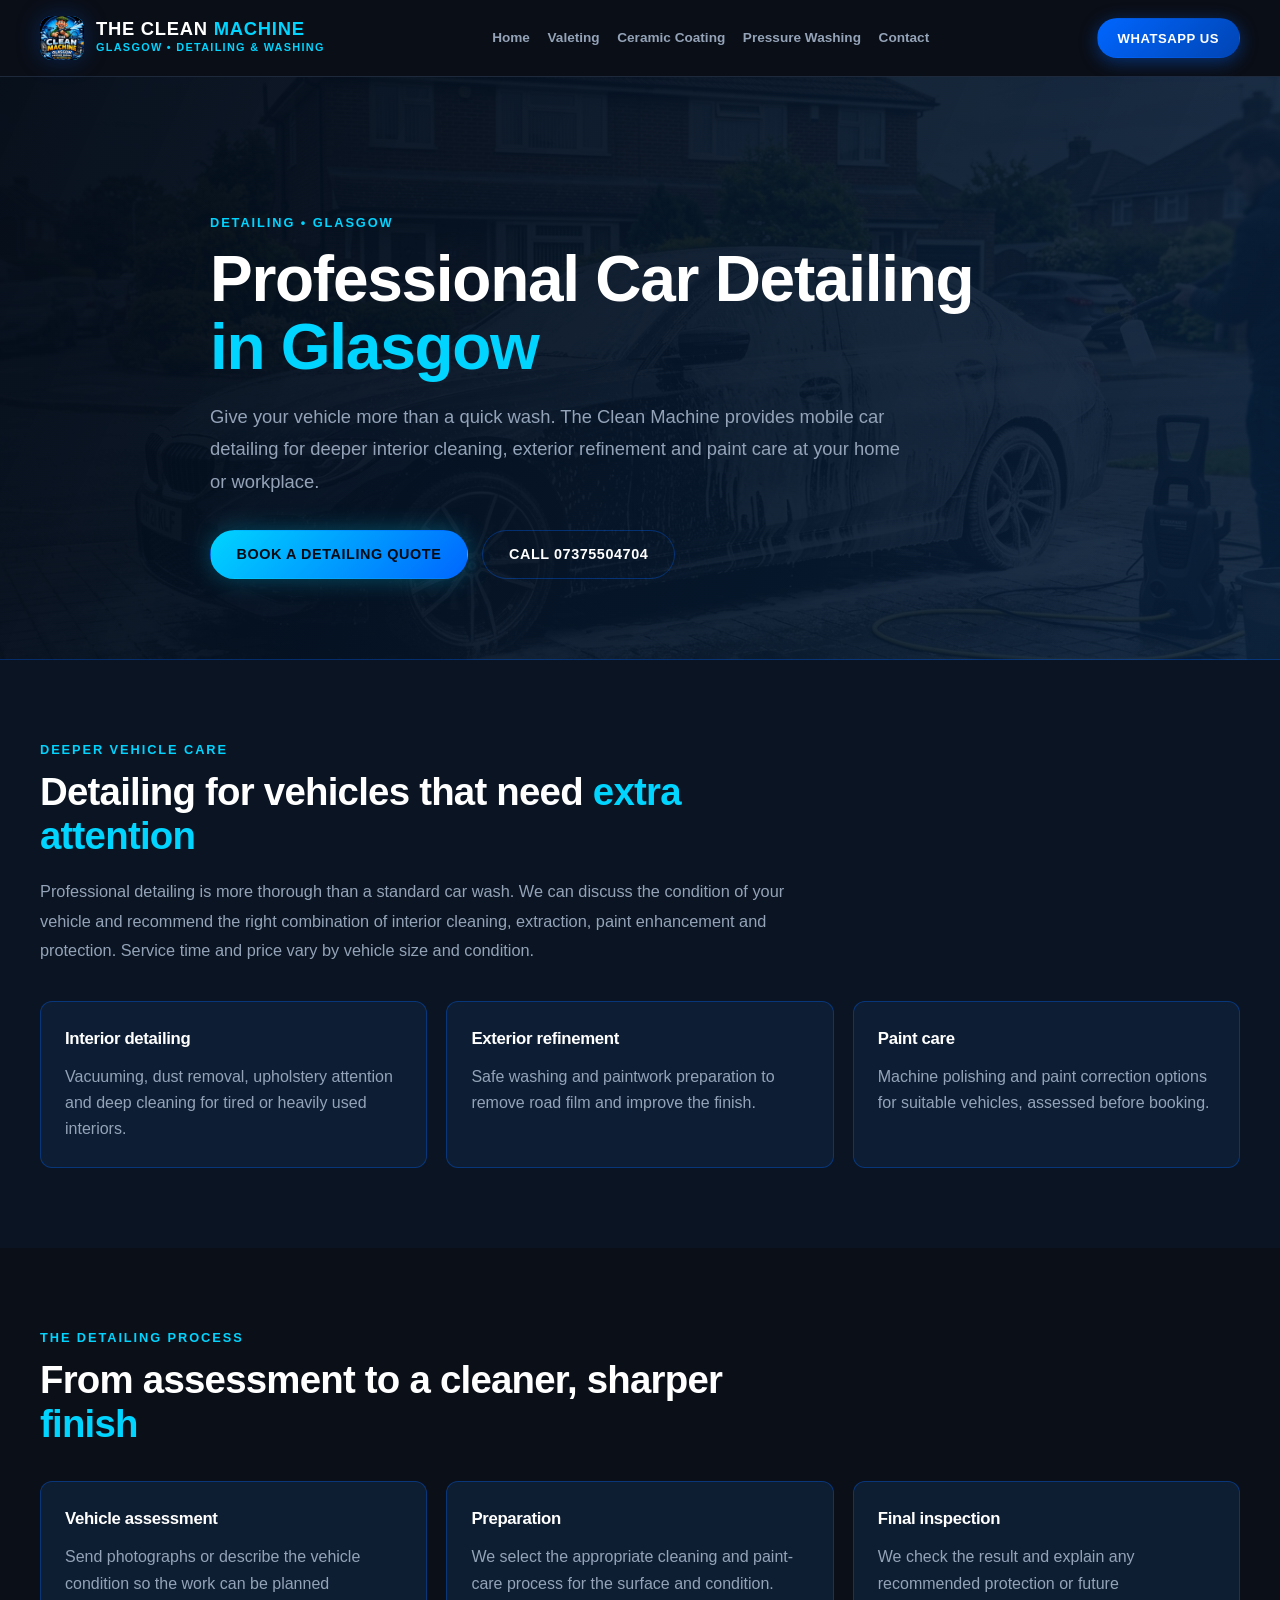
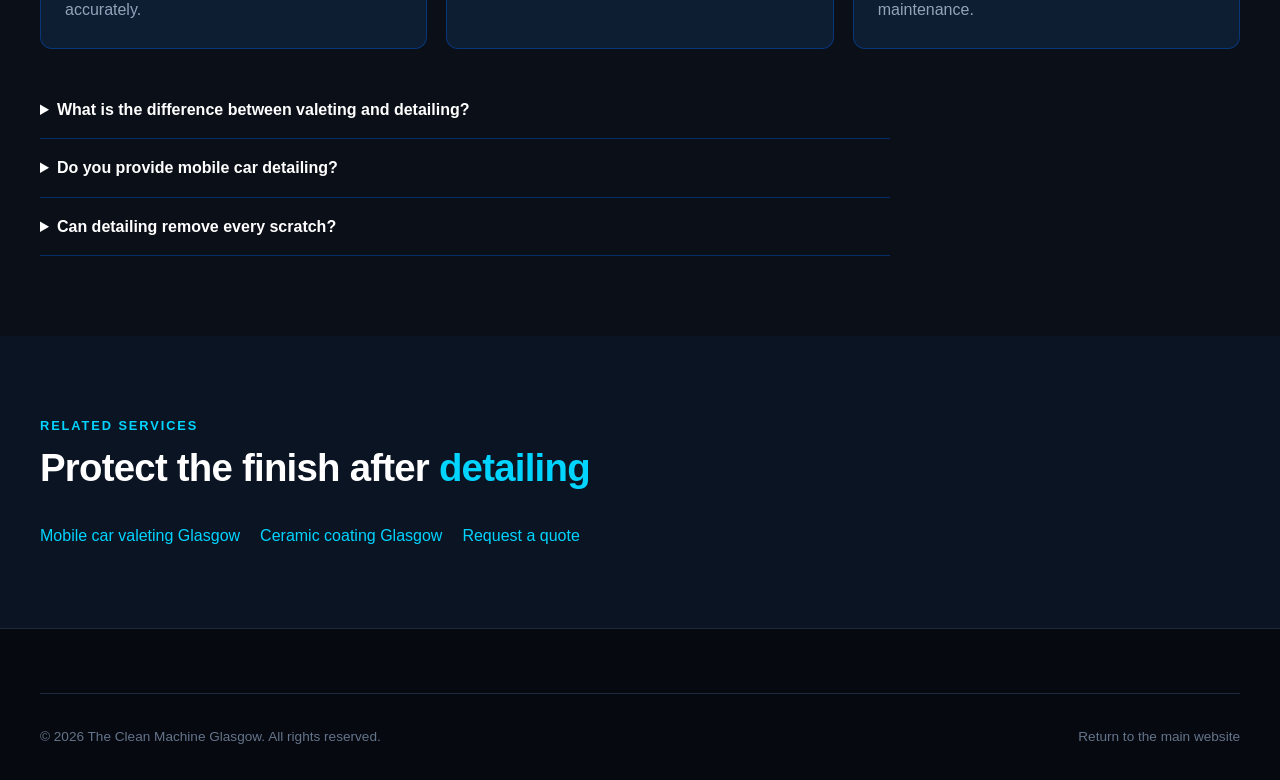
<file: car-detailing-glasgow/index.html>
<!DOCTYPE html>
<html lang="en">
<head>
    <link rel="icon" type="image/png" href="/assets/favicon.png">
    <link rel="apple-touch-icon" href="/assets/favicon.png">
    <meta charset="UTF-8"><meta name="viewport" content="width=device-width, initial-scale=1.0">
    <title>Car Detailing Glasgow | Mobile Detailing | The Clean Machine</title>
    <meta name="description" content="Mobile car detailing in Glasgow for deeper interior cleaning, exterior refinement and paint care. Contact The Clean Machine for a tailored quote.">
    <meta name="robots" content="index, follow"><link rel="canonical" href="https://www.thecleanmachineglasgow.co.uk/car-detailing-glasgow/"><link rel="stylesheet" href="/style.css">
    <meta property="og:title" content="Car Detailing Glasgow | The Clean Machine"><meta property="og:description" content="Professional mobile car detailing across Glasgow and surrounding areas."><meta property="og:url" content="https://www.thecleanmachineglasgow.co.uk/car-detailing-glasgow/"><meta property="og:image" content="https://www.thecleanmachineglasgow.co.uk/assets/gallery_paint_finish.jpg">
    <script type="application/ld+json">{"@context":"https://schema.org","@type":"Service","name":"Car Detailing in Glasgow","serviceType":"Car detailing","areaServed":"Glasgow and surrounding areas","provider":{"@type":"AutoDetailing","name":"The Clean Machine Glasgow","telephone":"+447375504704","url":"https://www.thecleanmachineglasgow.co.uk/"}}</script>
</head>
<body class="service-page"><header class="site-header"><div class="container header-container"><a href="/" class="brand-logo"><div class="brand-icon-box"><img src="/assets/logo.jpg" alt="The Clean Machine Glasgow logo"></div><div class="brand-text-wrap"><span class="brand-name">The Clean <span>Machine</span></span><span class="brand-sub">Glasgow • Detailing & Washing</span></div></a><nav class="desktop-nav"><a href="/" class="nav-link">Home</a><a href="/mobile-car-valeting-glasgow/" class="nav-link">Valeting</a><a href="/ceramic-coating-glasgow/" class="nav-link">Ceramic Coating</a><a href="/pressure-washing-glasgow/" class="nav-link">Pressure Washing</a><a href="/contact.html" class="nav-link">Contact</a></nav><div class="header-actions"><a href="https://wa.me/447375504704" target="_blank" rel="noopener" class="pill-btn pill-btn-blue">WhatsApp Us</a></div></div></header>
<main><section class="service-hero"><div class="container"><span class="section-tag">DETAILING • GLASGOW</span><h1>Professional Car Detailing <strong>in Glasgow</strong></h1><p>Give your vehicle more than a quick wash. The Clean Machine provides mobile car detailing for deeper interior cleaning, exterior refinement and paint care at your home or workplace.</p><div class="service-hero-actions"><a href="/contact.html" class="pill-btn pill-btn-cyan">Book a detailing quote</a><a href="tel:07375504704" class="pill-btn pill-btn-outline">Call 07375504704</a></div></div></section>
<section class="service-section"><div class="container"><span class="section-tag">DEEPER VEHICLE CARE</span><h2>Detailing for vehicles that need <strong>extra attention</strong></h2><p class="service-copy">Professional detailing is more thorough than a standard car wash. We can discuss the condition of your vehicle and recommend the right combination of interior cleaning, extraction, paint enhancement and protection. Service time and price vary by vehicle size and condition.</p><div class="service-grid"><article class="service-card"><h3>Interior detailing</h3><p>Vacuuming, dust removal, upholstery attention and deep cleaning for tired or heavily used interiors.</p></article><article class="service-card"><h3>Exterior refinement</h3><p>Safe washing and paintwork preparation to remove road film and improve the finish.</p></article><article class="service-card"><h3>Paint care</h3><p>Machine polishing and paint correction options for suitable vehicles, assessed before booking.</p></article></div></div></section>
<section class="service-section"><div class="container"><span class="section-tag">THE DETAILING PROCESS</span><h2>From assessment to a cleaner, sharper <strong>finish</strong></h2><div class="service-grid"><article class="service-card"><h3>Vehicle assessment</h3><p>Send photographs or describe the vehicle condition so the work can be planned accurately.</p></article><article class="service-card"><h3>Preparation</h3><p>We select the appropriate cleaning and paint-care process for the surface and condition.</p></article><article class="service-card"><h3>Final inspection</h3><p>We check the result and explain any recommended protection or future maintenance.</p></article></div><div class="service-faq"><details><summary>What is the difference between valeting and detailing?</summary><p>A valet is usually a practical clean, while detailing involves a more thorough and condition-led process. The Clean Machine can recommend the most suitable option for your vehicle.</p></details><details><summary>Do you provide mobile car detailing?</summary><p>Yes. The service is mobile across Glasgow and surrounding areas, subject to access and appointment requirements.</p></details><details><summary>Can detailing remove every scratch?</summary><p>No. Results depend on the depth and type of defect. The vehicle should be assessed before any promise is made about paint correction.</p></details></div></div></section>
<section class="service-section"><div class="container"><span class="section-tag">RELATED SERVICES</span><h2>Protect the finish after <strong>detailing</strong></h2><div class="service-footer-links"><a href="/mobile-car-valeting-glasgow/">Mobile car valeting Glasgow</a><a href="/ceramic-coating-glasgow/">Ceramic coating Glasgow</a><a href="/contact.html">Request a quote</a></div></div></section></main>
<footer class="site-footer"><div class="container"><div class="footer-bottom"><p>© 2026 The Clean Machine Glasgow. All rights reserved.</p><p><a href="/">Return to the main website</a></p></div></div></footer></body></html>
</file>
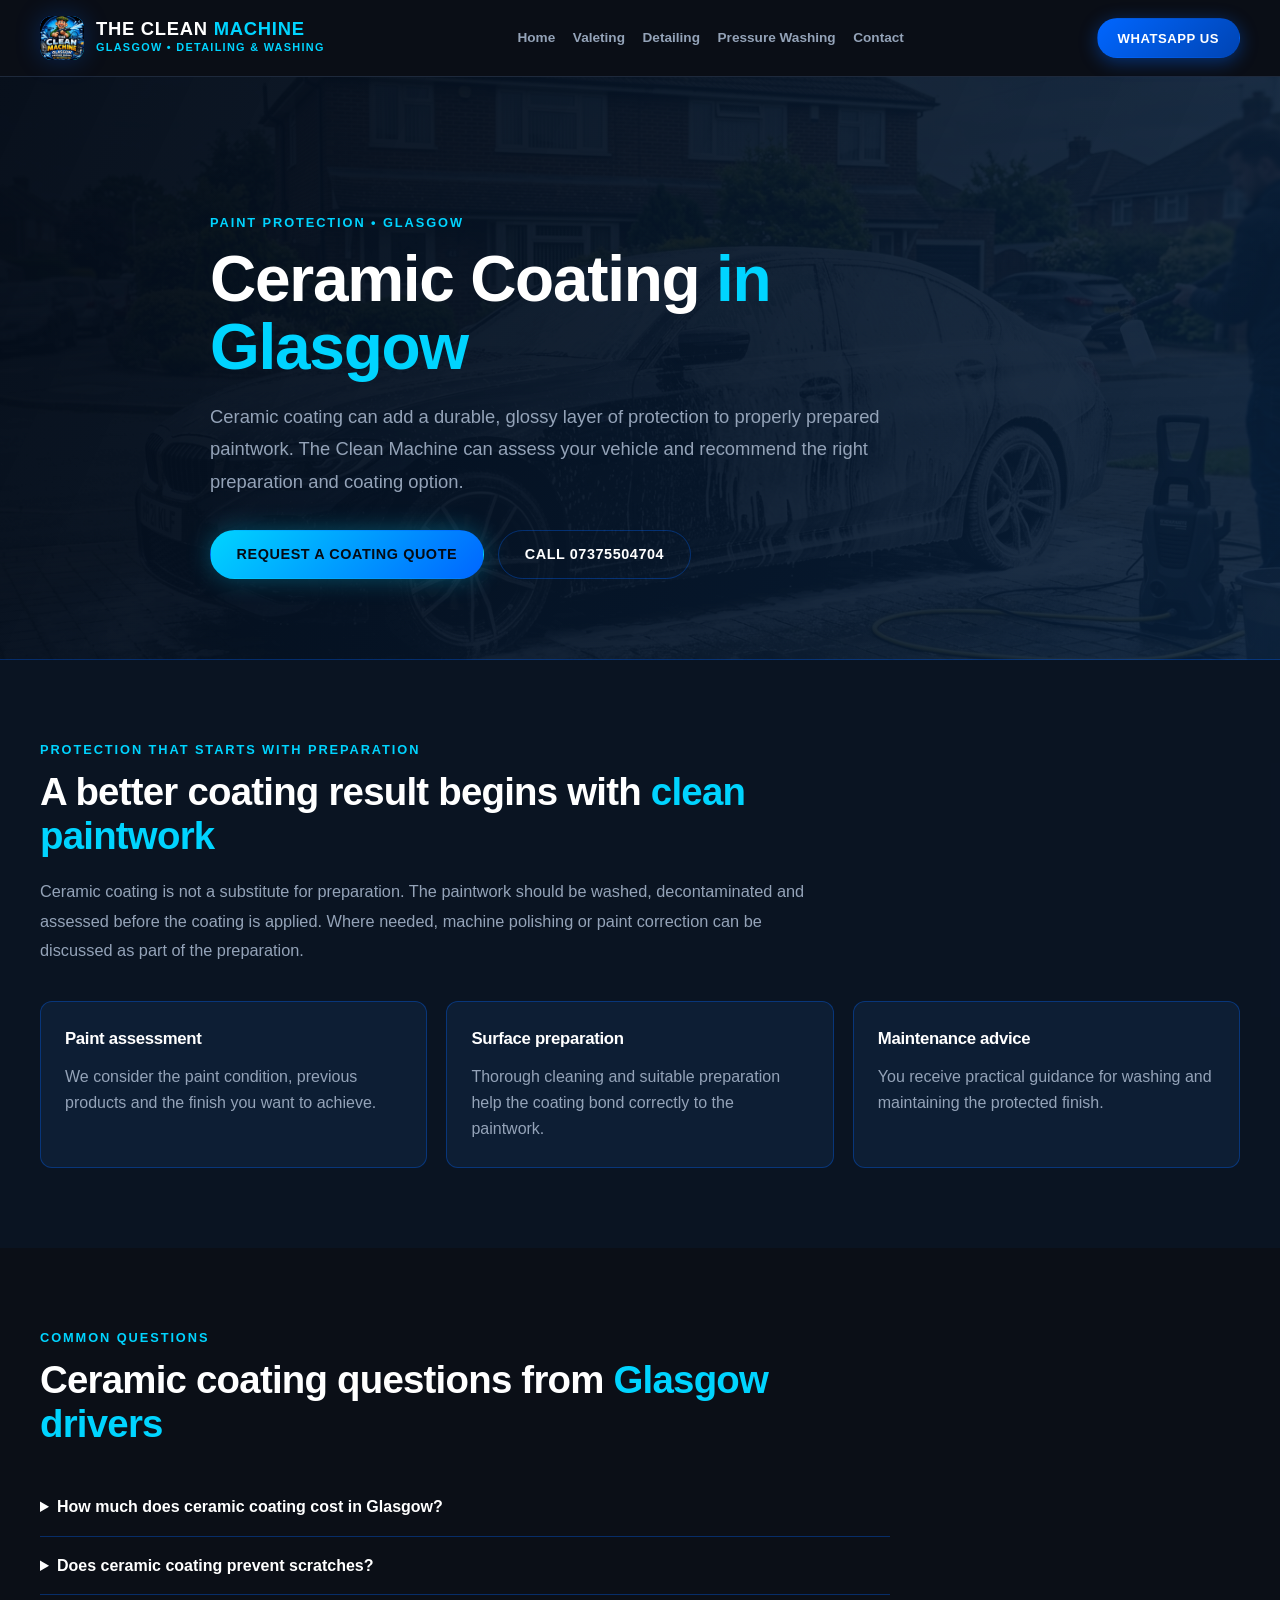
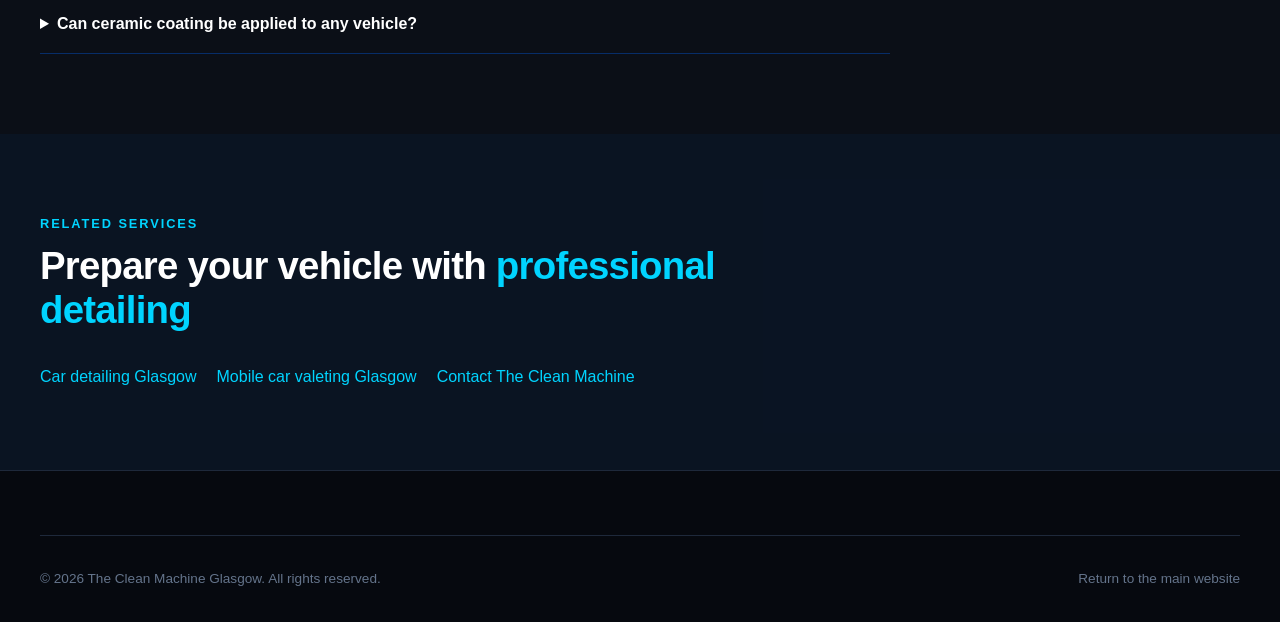
<file: ceramic-coating-glasgow/index.html>
<!DOCTYPE html>
<html lang="en"><head>
    <link rel="icon" type="image/png" href="/assets/favicon.png">
    <link rel="apple-touch-icon" href="/assets/favicon.png"><meta charset="UTF-8"><meta name="viewport" content="width=device-width, initial-scale=1.0"><title>Ceramic Coating Glasgow | Car Paint Protection | The Clean Machine</title><meta name="description" content="Ceramic coating and car paint protection in Glasgow from The Clean Machine. Get a tailored quote for ceramic protection, preparation and maintenance."><meta name="robots" content="index, follow"><link rel="canonical" href="https://www.thecleanmachineglasgow.co.uk/ceramic-coating-glasgow/"><link rel="stylesheet" href="/style.css"><meta property="og:title" content="Ceramic Coating Glasgow | The Clean Machine"><meta property="og:description" content="Protect and enhance your vehicle's paintwork with ceramic coating in Glasgow."><meta property="og:url" content="https://www.thecleanmachineglasgow.co.uk/ceramic-coating-glasgow/"><meta property="og:image" content="https://www.thecleanmachineglasgow.co.uk/assets/gallery_paint_finish.jpg"><script type="application/ld+json">{"@context":"https://schema.org","@type":"Service","name":"Ceramic Coating in Glasgow","serviceType":"Ceramic coating and paint protection","areaServed":"Glasgow and surrounding areas","provider":{"@type":"AutoDetailing","name":"The Clean Machine Glasgow","telephone":"+447375504704","url":"https://www.thecleanmachineglasgow.co.uk/"}}</script></head><body class="service-page"><header class="site-header"><div class="container header-container"><a href="/" class="brand-logo"><div class="brand-icon-box"><img src="/assets/logo.jpg" alt="The Clean Machine Glasgow logo"></div><div class="brand-text-wrap"><span class="brand-name">The Clean <span>Machine</span></span><span class="brand-sub">Glasgow • Detailing & Washing</span></div></a><nav class="desktop-nav"><a href="/" class="nav-link">Home</a><a href="/mobile-car-valeting-glasgow/" class="nav-link">Valeting</a><a href="/car-detailing-glasgow/" class="nav-link">Detailing</a><a href="/pressure-washing-glasgow/" class="nav-link">Pressure Washing</a><a href="/contact.html" class="nav-link">Contact</a></nav><div class="header-actions"><a href="https://wa.me/447375504704" target="_blank" rel="noopener" class="pill-btn pill-btn-blue">WhatsApp Us</a></div></div></header><main><section class="service-hero"><div class="container"><span class="section-tag">PAINT PROTECTION • GLASGOW</span><h1>Ceramic Coating <strong>in Glasgow</strong></h1><p>Ceramic coating can add a durable, glossy layer of protection to properly prepared paintwork. The Clean Machine can assess your vehicle and recommend the right preparation and coating option.</p><div class="service-hero-actions"><a href="/contact.html" class="pill-btn pill-btn-cyan">Request a coating quote</a><a href="tel:07375504704" class="pill-btn pill-btn-outline">Call 07375504704</a></div></div></section><section class="service-section"><div class="container"><span class="section-tag">PROTECTION THAT STARTS WITH PREPARATION</span><h2>A better coating result begins with <strong>clean paintwork</strong></h2><p class="service-copy">Ceramic coating is not a substitute for preparation. The paintwork should be washed, decontaminated and assessed before the coating is applied. Where needed, machine polishing or paint correction can be discussed as part of the preparation.</p><div class="service-grid"><article class="service-card"><h3>Paint assessment</h3><p>We consider the paint condition, previous products and the finish you want to achieve.</p></article><article class="service-card"><h3>Surface preparation</h3><p>Thorough cleaning and suitable preparation help the coating bond correctly to the paintwork.</p></article><article class="service-card"><h3>Maintenance advice</h3><p>You receive practical guidance for washing and maintaining the protected finish.</p></article></div></div></section><section class="service-section"><div class="container"><span class="section-tag">COMMON QUESTIONS</span><h2>Ceramic coating questions from <strong>Glasgow drivers</strong></h2><div class="service-faq"><details><summary>How much does ceramic coating cost in Glasgow?</summary><p>The price depends on vehicle size, paint condition, preparation and the selected coating. Send photographs and vehicle details for a tailored quote.</p></details><details><summary>Does ceramic coating prevent scratches?</summary><p>Ceramic coating can improve resistance to contamination and make maintenance easier, but it is not scratch-proof or a replacement for careful washing.</p></details><details><summary>Can ceramic coating be applied to any vehicle?</summary><p>Most vehicles can be assessed, but the existing paint condition and previous repairs affect the preparation and expected result.</p></details></div></div></section><section class="service-section"><div class="container"><span class="section-tag">RELATED SERVICES</span><h2>Prepare your vehicle with <strong>professional detailing</strong></h2><div class="service-footer-links"><a href="/car-detailing-glasgow/">Car detailing Glasgow</a><a href="/mobile-car-valeting-glasgow/">Mobile car valeting Glasgow</a><a href="/contact.html">Contact The Clean Machine</a></div></div></section></main><footer class="site-footer"><div class="container"><div class="footer-bottom"><p>© 2026 The Clean Machine Glasgow. All rights reserved.</p><p><a href="/">Return to the main website</a></p></div></div></footer></body></html>
</file>
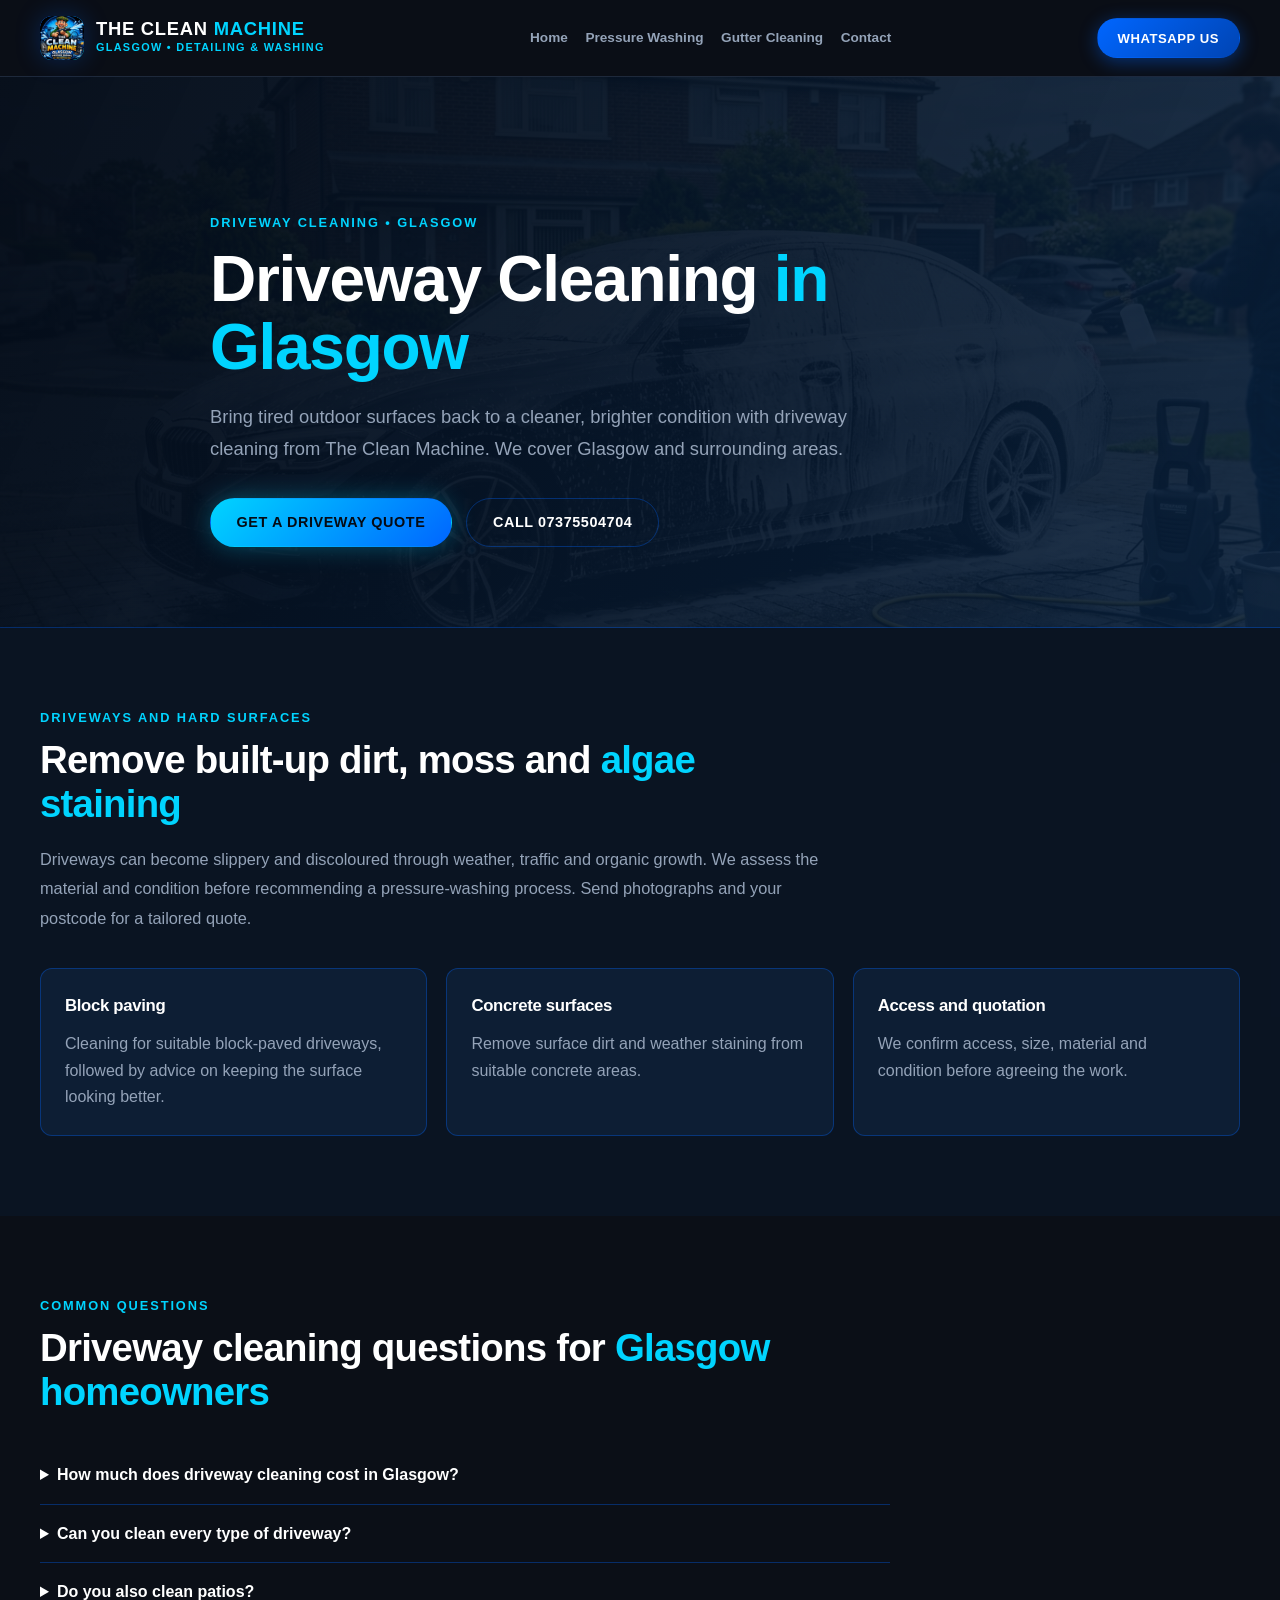
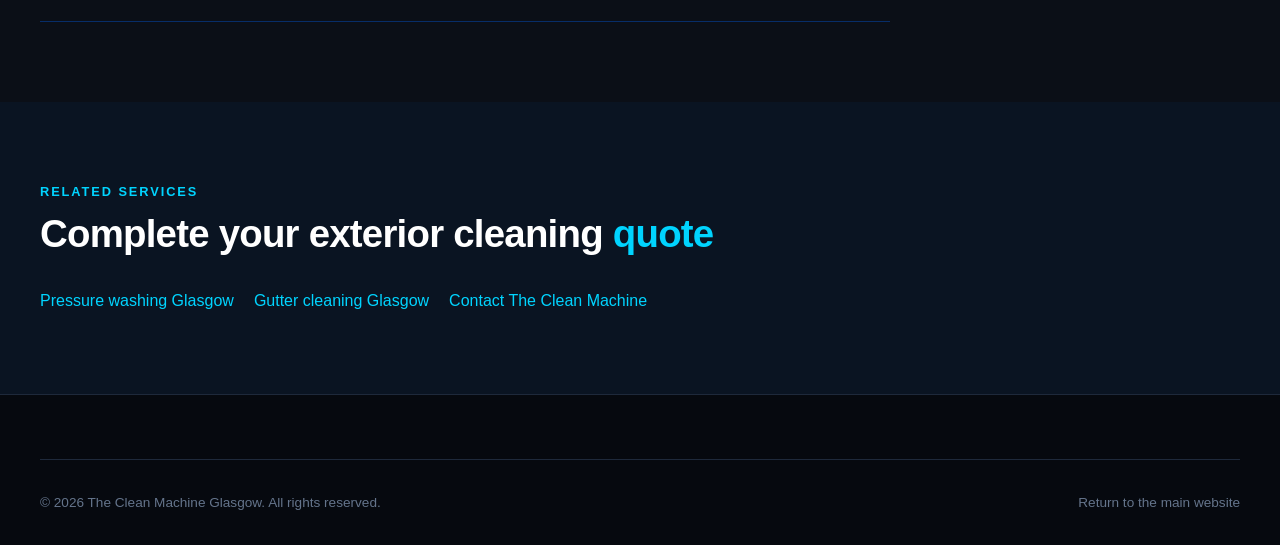
<file: driveway-cleaning-glasgow/index.html>
<!DOCTYPE html>
<html lang="en"><head>
    <link rel="icon" type="image/png" href="/assets/favicon.png">
    <link rel="apple-touch-icon" href="/assets/favicon.png"><meta charset="UTF-8"><meta name="viewport" content="width=device-width, initial-scale=1.0"><title>Driveway Cleaning Glasgow | The Clean Machine</title><meta name="description" content="Driveway cleaning in Glasgow for suitable block paving, concrete and hard surfaces. Remove moss, algae and built-up dirt with The Clean Machine."><meta name="robots" content="index, follow"><link rel="canonical" href="https://www.thecleanmachineglasgow.co.uk/driveway-cleaning-glasgow/"><link rel="stylesheet" href="/style.css"><meta property="og:title" content="Driveway Cleaning Glasgow | The Clean Machine"><meta property="og:description" content="Professional driveway cleaning across Glasgow and surrounding areas."><meta property="og:url" content="https://www.thecleanmachineglasgow.co.uk/driveway-cleaning-glasgow/"><meta property="og:image" content="https://www.thecleanmachineglasgow.co.uk/assets/pressure_washing.jpg"><script type="application/ld+json">{"@context":"https://schema.org","@type":"Service","name":"Driveway Cleaning in Glasgow","serviceType":"Driveway cleaning","areaServed":"Glasgow and surrounding areas","provider":{"@type":"LocalBusiness","name":"The Clean Machine Glasgow","telephone":"+447375504704","url":"https://www.thecleanmachineglasgow.co.uk/"}}</script></head><body class="service-page"><header class="site-header"><div class="container header-container"><a href="/" class="brand-logo"><div class="brand-icon-box"><img src="/assets/logo.jpg" alt="The Clean Machine Glasgow logo"></div><div class="brand-text-wrap"><span class="brand-name">The Clean <span>Machine</span></span><span class="brand-sub">Glasgow • Detailing & Washing</span></div></a><nav class="desktop-nav"><a href="/" class="nav-link">Home</a><a href="/pressure-washing-glasgow/" class="nav-link">Pressure Washing</a><a href="/gutter-cleaning-glasgow/" class="nav-link">Gutter Cleaning</a><a href="/contact.html" class="nav-link">Contact</a></nav><div class="header-actions"><a href="https://wa.me/447375504704" target="_blank" rel="noopener" class="pill-btn pill-btn-blue">WhatsApp Us</a></div></div></header><main><section class="service-hero"><div class="container"><span class="section-tag">DRIVEWAY CLEANING • GLASGOW</span><h1>Driveway Cleaning <strong>in Glasgow</strong></h1><p>Bring tired outdoor surfaces back to a cleaner, brighter condition with driveway cleaning from The Clean Machine. We cover Glasgow and surrounding areas.</p><div class="service-hero-actions"><a href="/contact.html" class="pill-btn pill-btn-cyan">Get a driveway quote</a><a href="tel:07375504704" class="pill-btn pill-btn-outline">Call 07375504704</a></div></div></section><section class="service-section"><div class="container"><span class="section-tag">DRIVEWAYS AND HARD SURFACES</span><h2>Remove built-up dirt, moss and <strong>algae staining</strong></h2><p class="service-copy">Driveways can become slippery and discoloured through weather, traffic and organic growth. We assess the material and condition before recommending a pressure-washing process. Send photographs and your postcode for a tailored quote.</p><div class="service-grid"><article class="service-card"><h3>Block paving</h3><p>Cleaning for suitable block-paved driveways, followed by advice on keeping the surface looking better.</p></article><article class="service-card"><h3>Concrete surfaces</h3><p>Remove surface dirt and weather staining from suitable concrete areas.</p></article><article class="service-card"><h3>Access and quotation</h3><p>We confirm access, size, material and condition before agreeing the work.</p></article></div></div></section><section class="service-section"><div class="container"><span class="section-tag">COMMON QUESTIONS</span><h2>Driveway cleaning questions for <strong>Glasgow homeowners</strong></h2><div class="service-faq"><details><summary>How much does driveway cleaning cost in Glasgow?</summary><p>Price depends on driveway size, surface material, access and level of staining. Send photographs for a more useful quote.</p></details><details><summary>Can you clean every type of driveway?</summary><p>Different materials need different methods. We assess the surface first and will explain if a particular treatment is unsuitable.</p></details><details><summary>Do you also clean patios?</summary><p>Suitable patios and paths can be discussed as part of the wider pressure washing service.</p></details></div></div></section><section class="service-section"><div class="container"><span class="section-tag">RELATED SERVICES</span><h2>Complete your exterior cleaning <strong>quote</strong></h2><div class="service-footer-links"><a href="/pressure-washing-glasgow/">Pressure washing Glasgow</a><a href="/gutter-cleaning-glasgow/">Gutter cleaning Glasgow</a><a href="/contact.html">Contact The Clean Machine</a></div></div></section></main><footer class="site-footer"><div class="container"><div class="footer-bottom"><p>© 2026 The Clean Machine Glasgow. All rights reserved.</p><p><a href="/">Return to the main website</a></p></div></div></footer></body></html>
</file>
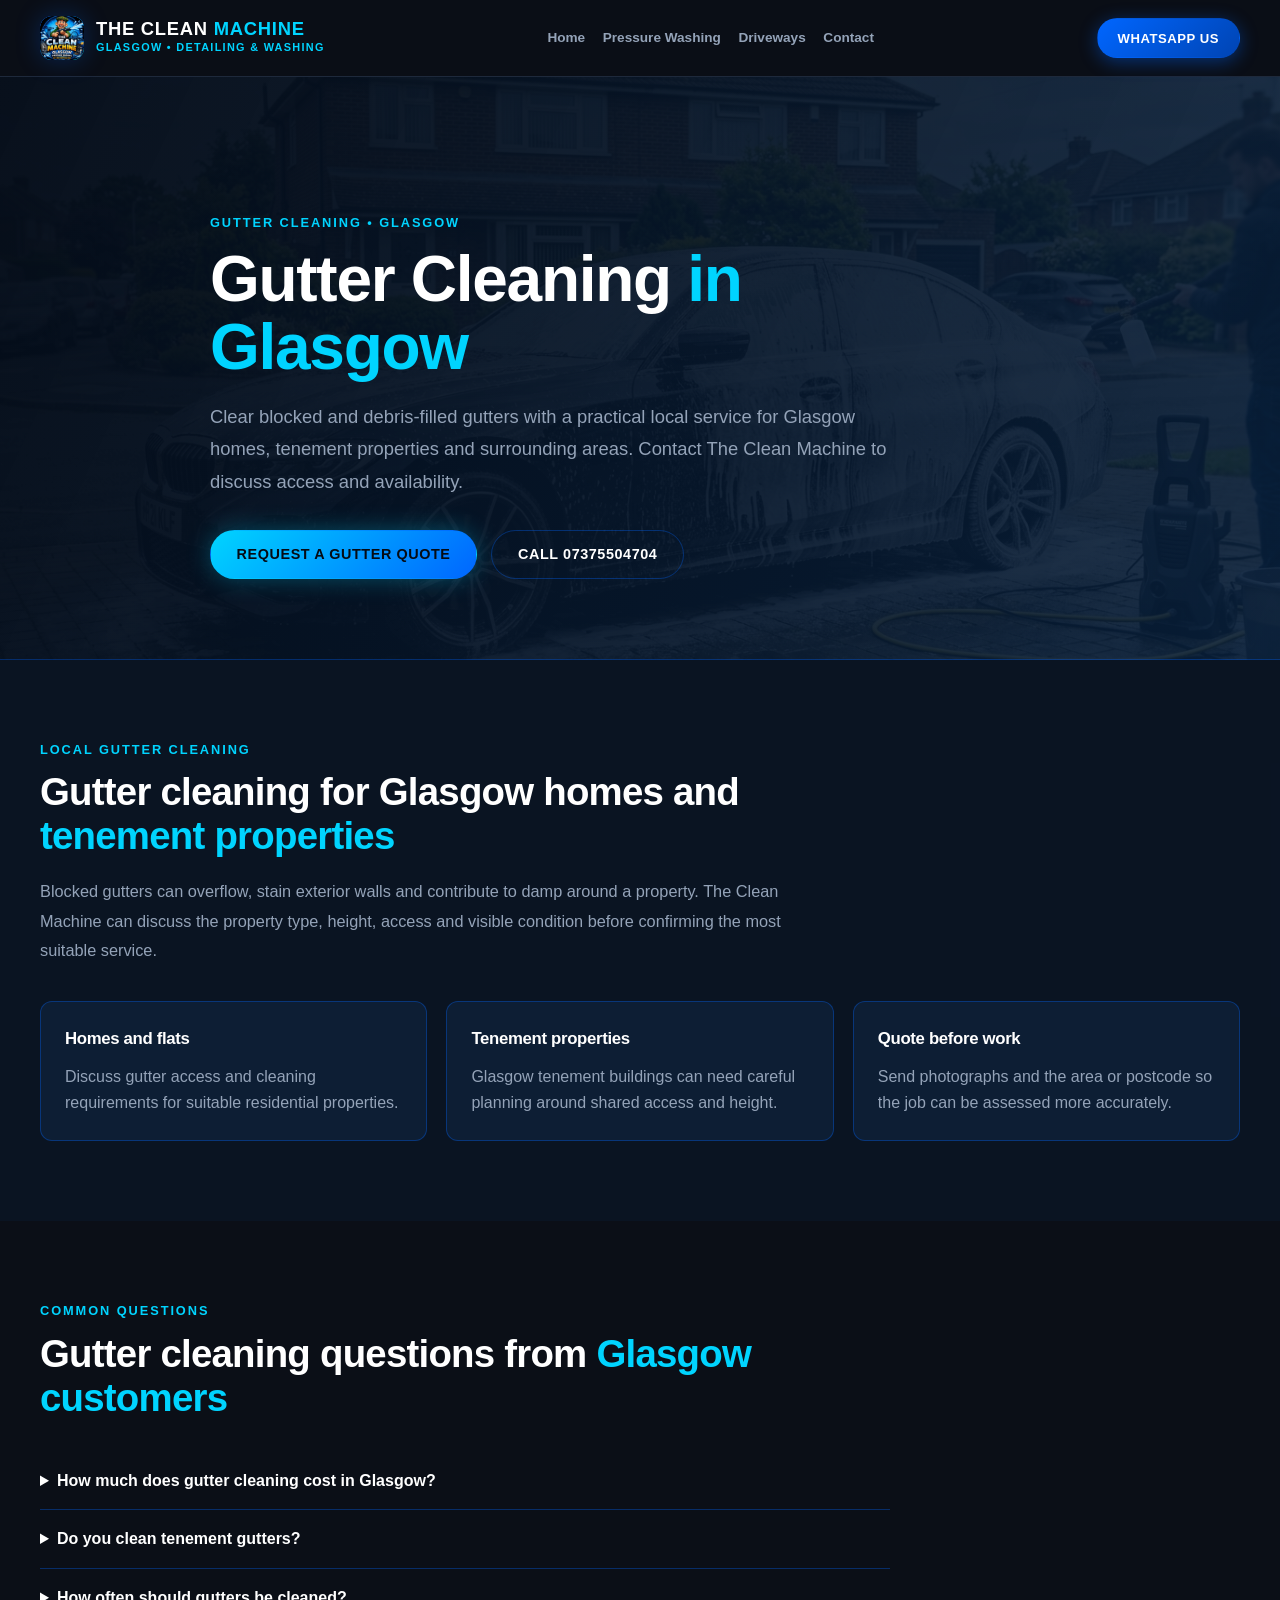
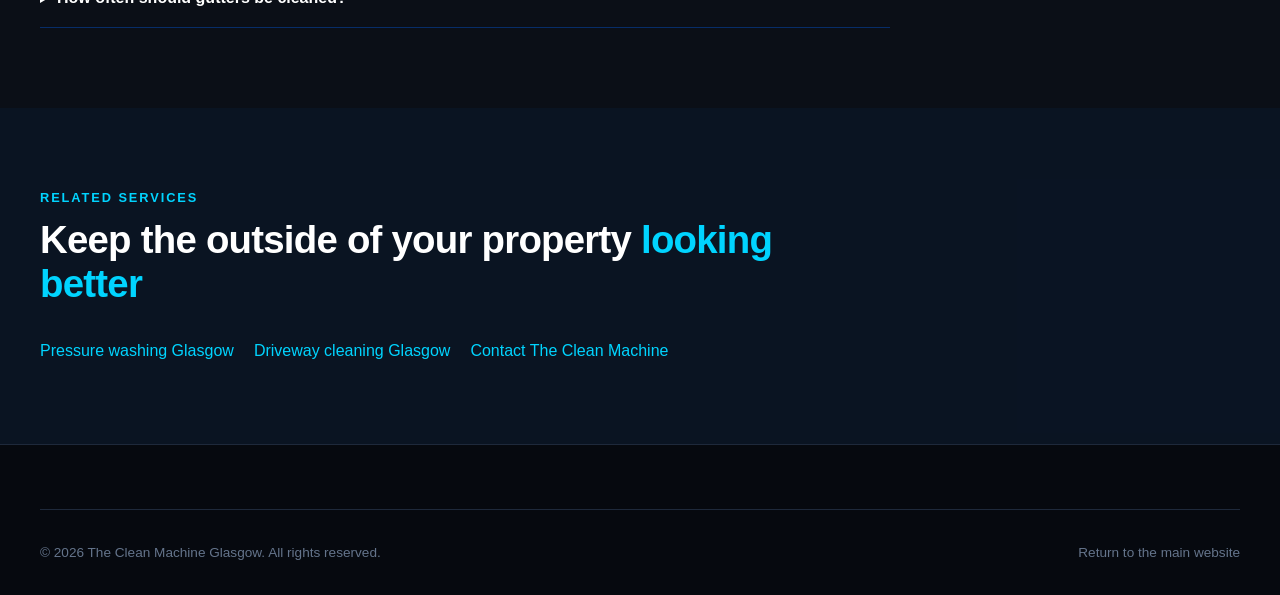
<file: gutter-cleaning-glasgow/index.html>
<!DOCTYPE html>
<html lang="en"><head>
    <link rel="icon" type="image/png" href="/assets/favicon.png">
    <link rel="apple-touch-icon" href="/assets/favicon.png"><meta charset="UTF-8"><meta name="viewport" content="width=device-width, initial-scale=1.0"><title>Gutter Cleaning Glasgow | Tenement Gutter Cleaning | The Clean Machine</title><meta name="description" content="Gutter cleaning in Glasgow for homes, tenements and suitable commercial properties. Contact The Clean Machine for a quote and availability."><meta name="robots" content="index, follow"><link rel="canonical" href="https://www.thecleanmachineglasgow.co.uk/gutter-cleaning-glasgow/"><link rel="stylesheet" href="/style.css"><meta property="og:title" content="Gutter Cleaning Glasgow | The Clean Machine"><meta property="og:description" content="Gutter cleaning for Glasgow homes, tenements and surrounding areas."><meta property="og:url" content="https://www.thecleanmachineglasgow.co.uk/gutter-cleaning-glasgow/"><meta property="og:image" content="https://www.thecleanmachineglasgow.co.uk/assets/pressure_washing.jpg"><script type="application/ld+json">{"@context":"https://schema.org","@type":"Service","name":"Gutter Cleaning in Glasgow","serviceType":"Gutter cleaning","areaServed":"Glasgow and surrounding areas","provider":{"@type":"LocalBusiness","name":"The Clean Machine Glasgow","telephone":"+447375504704","url":"https://www.thecleanmachineglasgow.co.uk/"}}</script></head><body class="service-page"><header class="site-header"><div class="container header-container"><a href="/" class="brand-logo"><div class="brand-icon-box"><img src="/assets/logo.jpg" alt="The Clean Machine Glasgow logo"></div><div class="brand-text-wrap"><span class="brand-name">The Clean <span>Machine</span></span><span class="brand-sub">Glasgow • Detailing & Washing</span></div></a><nav class="desktop-nav"><a href="/" class="nav-link">Home</a><a href="/pressure-washing-glasgow/" class="nav-link">Pressure Washing</a><a href="/driveway-cleaning-glasgow/" class="nav-link">Driveways</a><a href="/contact.html" class="nav-link">Contact</a></nav><div class="header-actions"><a href="https://wa.me/447375504704" target="_blank" rel="noopener" class="pill-btn pill-btn-blue">WhatsApp Us</a></div></div></header><main><section class="service-hero"><div class="container"><span class="section-tag">GUTTER CLEANING • GLASGOW</span><h1>Gutter Cleaning <strong>in Glasgow</strong></h1><p>Clear blocked and debris-filled gutters with a practical local service for Glasgow homes, tenement properties and surrounding areas. Contact The Clean Machine to discuss access and availability.</p><div class="service-hero-actions"><a href="/contact.html" class="pill-btn pill-btn-cyan">Request a gutter quote</a><a href="tel:07375504704" class="pill-btn pill-btn-outline">Call 07375504704</a></div></div></section><section class="service-section"><div class="container"><span class="section-tag">LOCAL GUTTER CLEANING</span><h2>Gutter cleaning for Glasgow homes and <strong>tenement properties</strong></h2><p class="service-copy">Blocked gutters can overflow, stain exterior walls and contribute to damp around a property. The Clean Machine can discuss the property type, height, access and visible condition before confirming the most suitable service.</p><div class="service-grid"><article class="service-card"><h3>Homes and flats</h3><p>Discuss gutter access and cleaning requirements for suitable residential properties.</p></article><article class="service-card"><h3>Tenement properties</h3><p>Glasgow tenement buildings can need careful planning around shared access and height.</p></article><article class="service-card"><h3>Quote before work</h3><p>Send photographs and the area or postcode so the job can be assessed more accurately.</p></article></div></div></section><section class="service-section"><div class="container"><span class="section-tag">COMMON QUESTIONS</span><h2>Gutter cleaning questions from <strong>Glasgow customers</strong></h2><div class="service-faq"><details><summary>How much does gutter cleaning cost in Glasgow?</summary><p>Prices depend on property height, access, gutter length and the amount of debris. Contact us with photographs for an accurate quote.</p></details><details><summary>Do you clean tenement gutters?</summary><p>Tenement properties can be discussed, subject to safe access and the equipment required for the building.</p></details><details><summary>How often should gutters be cleaned?</summary><p>Many properties need an annual check, but trees, roof condition and surrounding buildings can make more frequent cleaning useful.</p></details></div></div></section><section class="service-section"><div class="container"><span class="section-tag">RELATED SERVICES</span><h2>Keep the outside of your property <strong>looking better</strong></h2><div class="service-footer-links"><a href="/pressure-washing-glasgow/">Pressure washing Glasgow</a><a href="/driveway-cleaning-glasgow/">Driveway cleaning Glasgow</a><a href="/contact.html">Contact The Clean Machine</a></div></div></section></main><footer class="site-footer"><div class="container"><div class="footer-bottom"><p>© 2026 The Clean Machine Glasgow. All rights reserved.</p><p><a href="/">Return to the main website</a></p></div></div></footer></body></html>
</file>
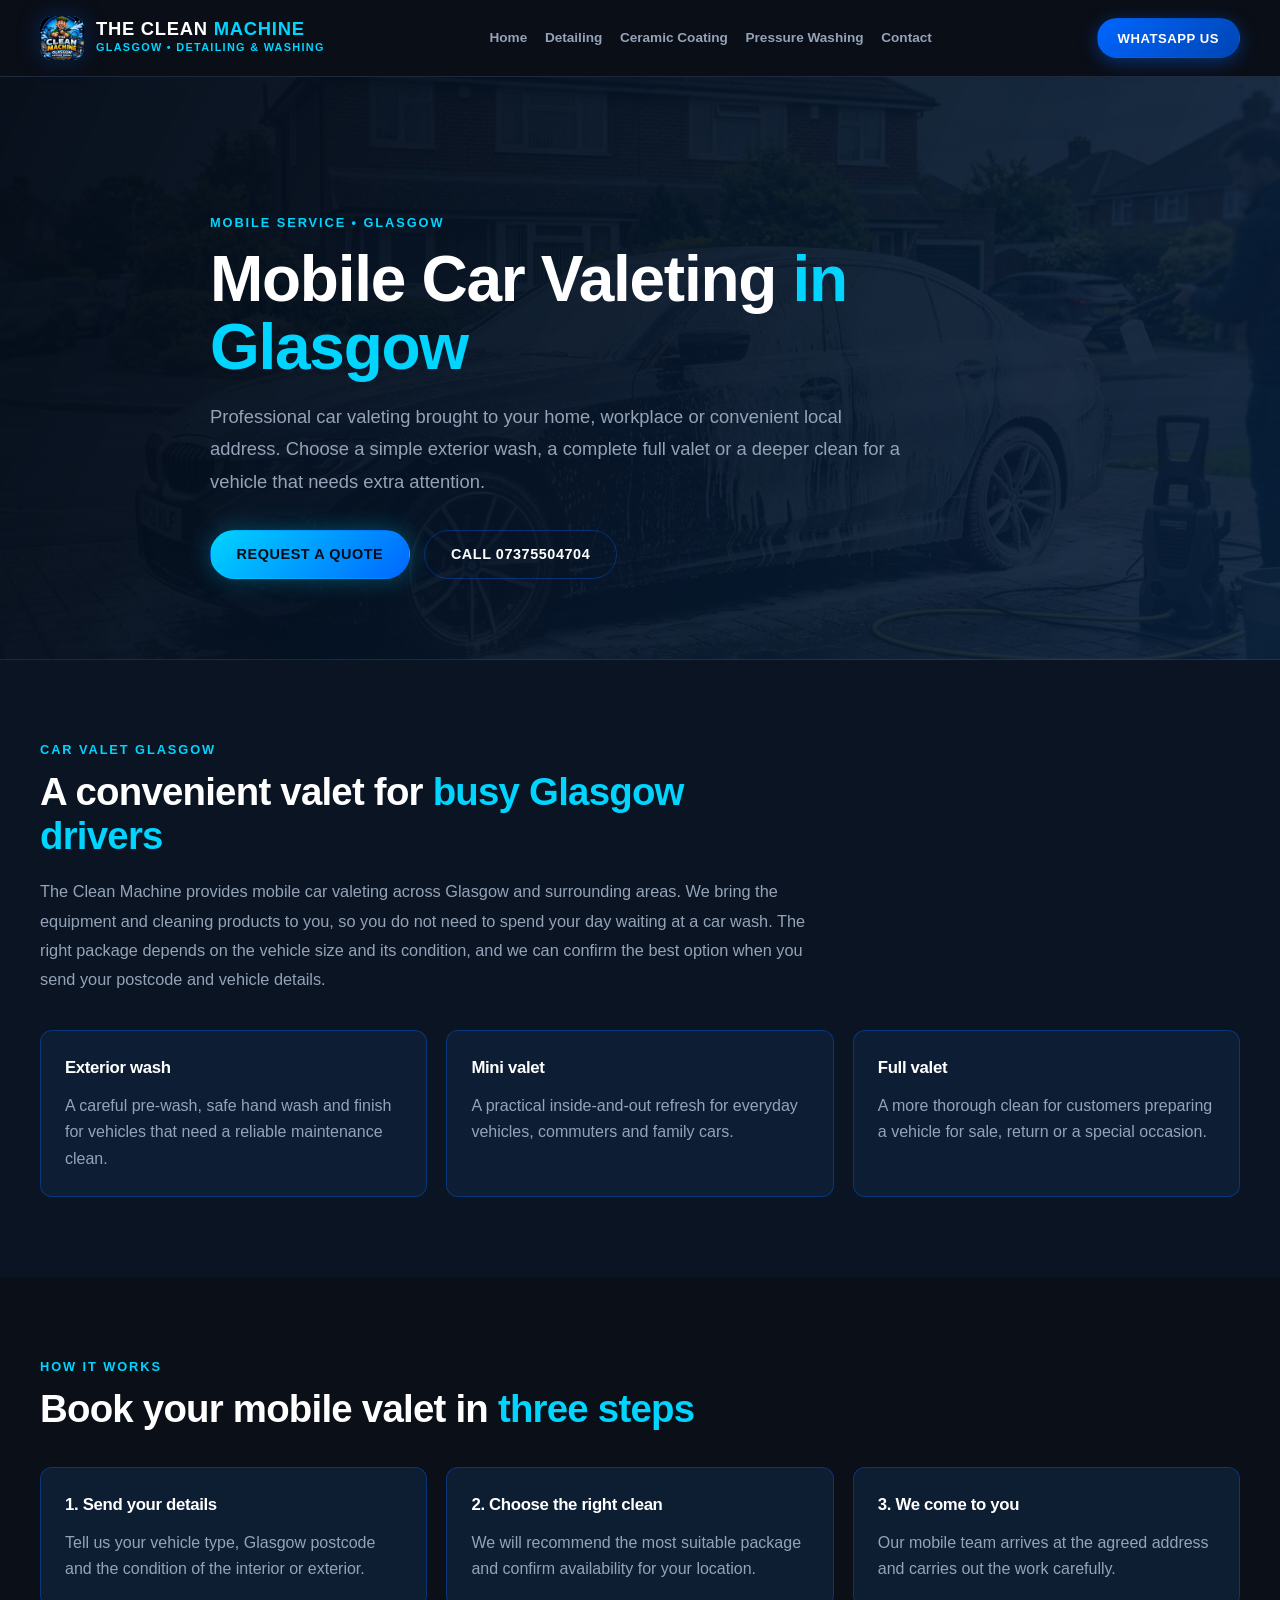
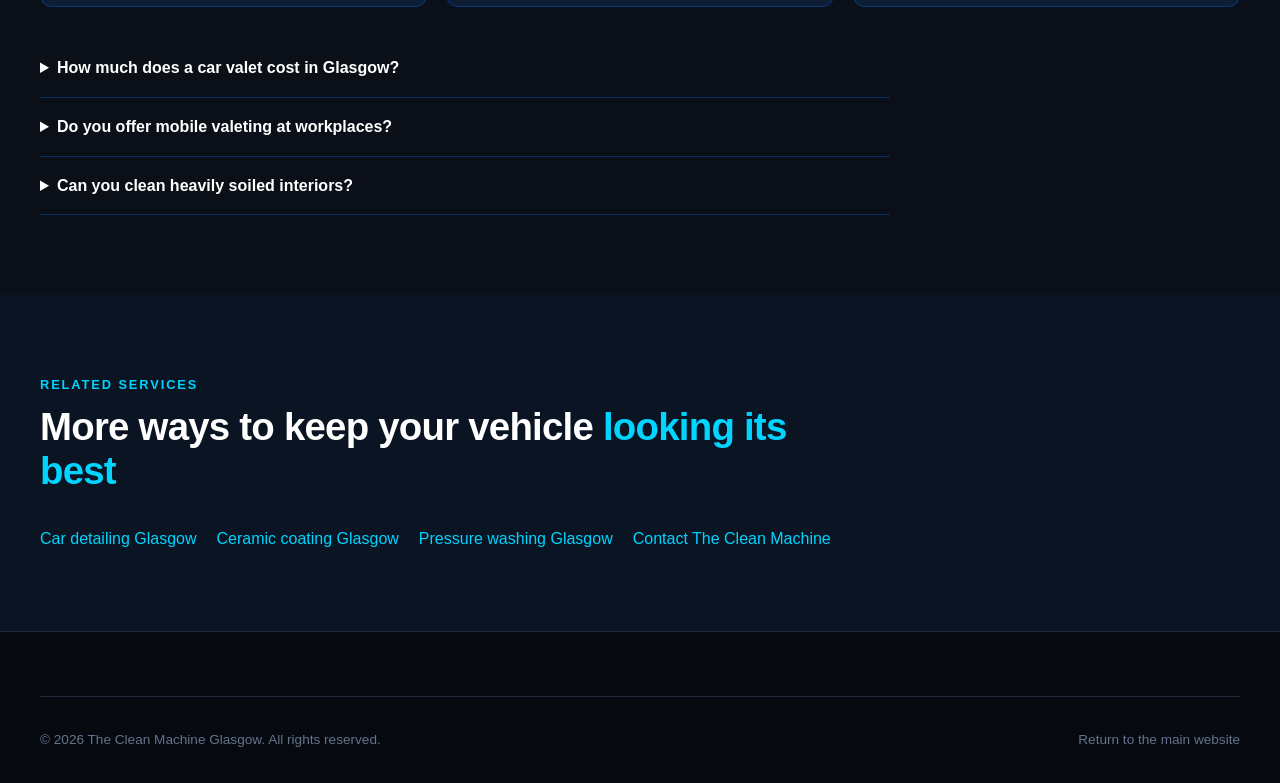
<file: mobile-car-valeting-glasgow/index.html>
<!DOCTYPE html>
<html lang="en">
<head>
    <link rel="icon" type="image/png" href="/assets/favicon.png">
    <link rel="apple-touch-icon" href="/assets/favicon.png">
    <meta charset="UTF-8">
    <meta name="viewport" content="width=device-width, initial-scale=1.0">
    <title>Mobile Car Valeting Glasgow | The Clean Machine</title>
    <meta name="description" content="Professional mobile car valeting in Glasgow from The Clean Machine. Book an exterior wash, mini valet, full valet or deep clean at your home or workplace.">
    <meta name="robots" content="index, follow">
    <link rel="canonical" href="https://www.thecleanmachineglasgow.co.uk/mobile-car-valeting-glasgow/">
    <meta property="og:title" content="Mobile Car Valeting Glasgow | The Clean Machine">
    <meta property="og:description" content="Mobile car valeting at your home or workplace across Glasgow and surrounding areas.">
    <meta property="og:url" content="https://www.thecleanmachineglasgow.co.uk/mobile-car-valeting-glasgow/">
    <meta property="og:image" content="https://www.thecleanmachineglasgow.co.uk/assets/detailing_packages.png">
    <link rel="stylesheet" href="/style.css">
    <script type="application/ld+json">
    {"@context":"https://schema.org","@type":"Service","name":"Mobile Car Valeting in Glasgow","serviceType":"Mobile car valeting","areaServed":"Glasgow and surrounding areas","provider":{"@type":"AutoDetailing","name":"The Clean Machine Glasgow","telephone":"+447375504704","url":"https://www.thecleanmachineglasgow.co.uk/"}}
    </script>
</head>
<body class="service-page">
    <header class="site-header">
        <div class="container header-container">
            <a href="/" class="brand-logo"><div class="brand-icon-box"><img src="/assets/logo.jpg" alt="The Clean Machine Glasgow logo"></div><div class="brand-text-wrap"><span class="brand-name">The Clean <span>Machine</span></span><span class="brand-sub">Glasgow • Detailing & Washing</span></div></a>
            <nav class="desktop-nav"><a href="/" class="nav-link">Home</a><a href="/car-detailing-glasgow/" class="nav-link">Detailing</a><a href="/ceramic-coating-glasgow/" class="nav-link">Ceramic Coating</a><a href="/pressure-washing-glasgow/" class="nav-link">Pressure Washing</a><a href="/contact.html" class="nav-link">Contact</a></nav>
            <div class="header-actions"><a href="https://wa.me/447375504704" target="_blank" rel="noopener" class="pill-btn pill-btn-blue">WhatsApp Us</a></div>
        </div>
    </header>
    <main>
        <section class="service-hero"><div class="container"><span class="section-tag">MOBILE SERVICE • GLASGOW</span><h1>Mobile Car Valeting <strong>in Glasgow</strong></h1><p>Professional car valeting brought to your home, workplace or convenient local address. Choose a simple exterior wash, a complete full valet or a deeper clean for a vehicle that needs extra attention.</p><div class="service-hero-actions"><a href="/contact.html" class="pill-btn pill-btn-cyan">Request a quote</a><a href="tel:07375504704" class="pill-btn pill-btn-outline">Call 07375504704</a></div></div></section>
        <section class="service-section"><div class="container"><span class="section-tag">CAR VALET GLASGOW</span><h2>A convenient valet for <strong>busy Glasgow drivers</strong></h2><p class="service-copy">The Clean Machine provides mobile car valeting across Glasgow and surrounding areas. We bring the equipment and cleaning products to you, so you do not need to spend your day waiting at a car wash. The right package depends on the vehicle size and its condition, and we can confirm the best option when you send your postcode and vehicle details.</p><div class="service-grid"><article class="service-card"><h3>Exterior wash</h3><p>A careful pre-wash, safe hand wash and finish for vehicles that need a reliable maintenance clean.</p></article><article class="service-card"><h3>Mini valet</h3><p>A practical inside-and-out refresh for everyday vehicles, commuters and family cars.</p></article><article class="service-card"><h3>Full valet</h3><p>A more thorough clean for customers preparing a vehicle for sale, return or a special occasion.</p></article></div></div></section>
        <section class="service-section"><div class="container"><span class="section-tag">HOW IT WORKS</span><h2>Book your mobile valet in <strong>three steps</strong></h2><div class="service-grid"><article class="service-card"><h3>1. Send your details</h3><p>Tell us your vehicle type, Glasgow postcode and the condition of the interior or exterior.</p></article><article class="service-card"><h3>2. Choose the right clean</h3><p>We will recommend the most suitable package and confirm availability for your location.</p></article><article class="service-card"><h3>3. We come to you</h3><p>Our mobile team arrives at the agreed address and carries out the work carefully.</p></article></div><div class="service-faq"><details><summary>How much does a car valet cost in Glasgow?</summary><p>Prices depend on the vehicle size, package and condition. The existing packages start from the prices shown on the main website. Send the vehicle details and postcode for an accurate quote.</p></details><details><summary>Do you offer mobile valeting at workplaces?</summary><p>Yes. The service is designed for homes and workplaces across Glasgow, subject to access and appointment availability.</p></details><details><summary>Can you clean heavily soiled interiors?</summary><p>Yes. Mention stains, pet hair, odours or heavy dirt when you enquire so the correct time and package can be planned.</p></details></div></div></section>
        <section class="service-section"><div class="container"><span class="section-tag">RELATED SERVICES</span><h2>More ways to keep your vehicle <strong>looking its best</strong></h2><div class="service-footer-links"><a href="/car-detailing-glasgow/">Car detailing Glasgow</a><a href="/ceramic-coating-glasgow/">Ceramic coating Glasgow</a><a href="/pressure-washing-glasgow/">Pressure washing Glasgow</a><a href="/contact.html">Contact The Clean Machine</a></div></div></section>
    </main>
    <footer class="site-footer"><div class="container"><div class="footer-bottom"><p>© 2026 The Clean Machine Glasgow. All rights reserved.</p><p><a href="/">Return to the main website</a></p></div></div></footer>
</body>
</html>
</file>
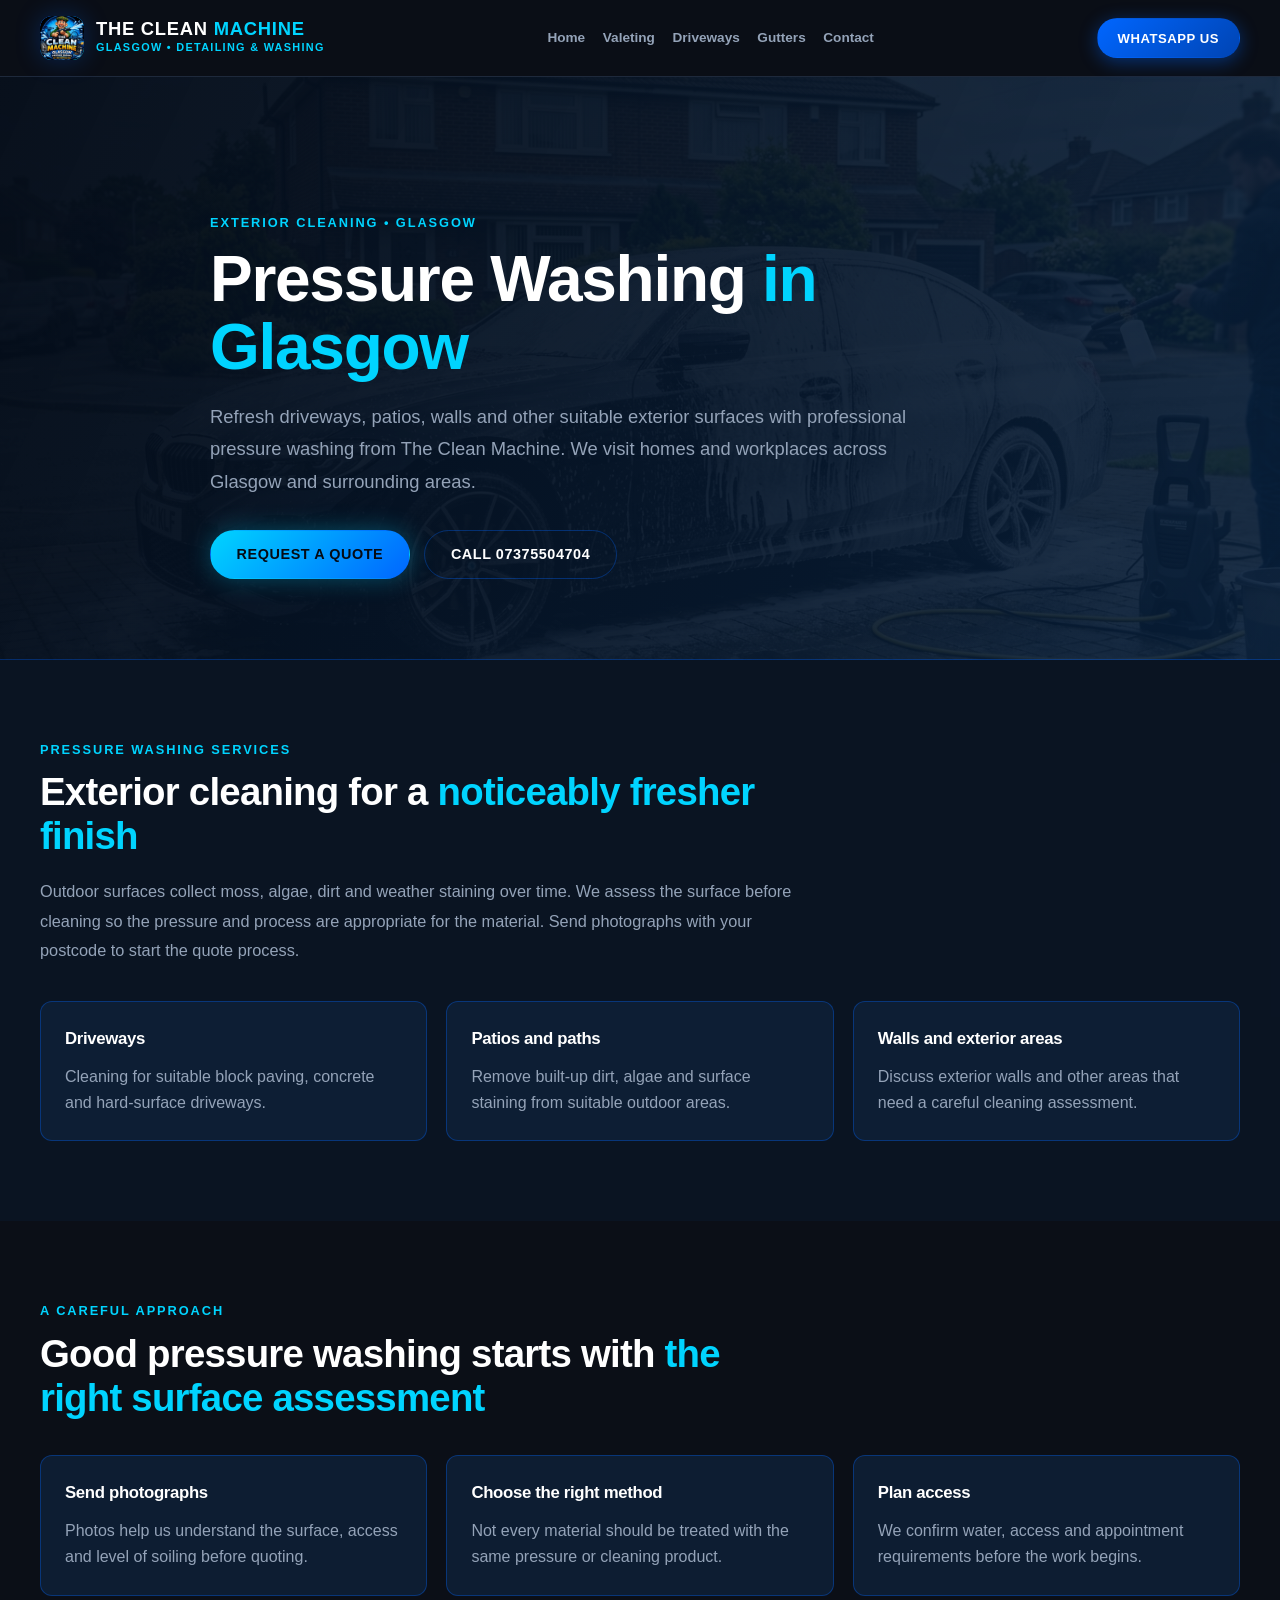
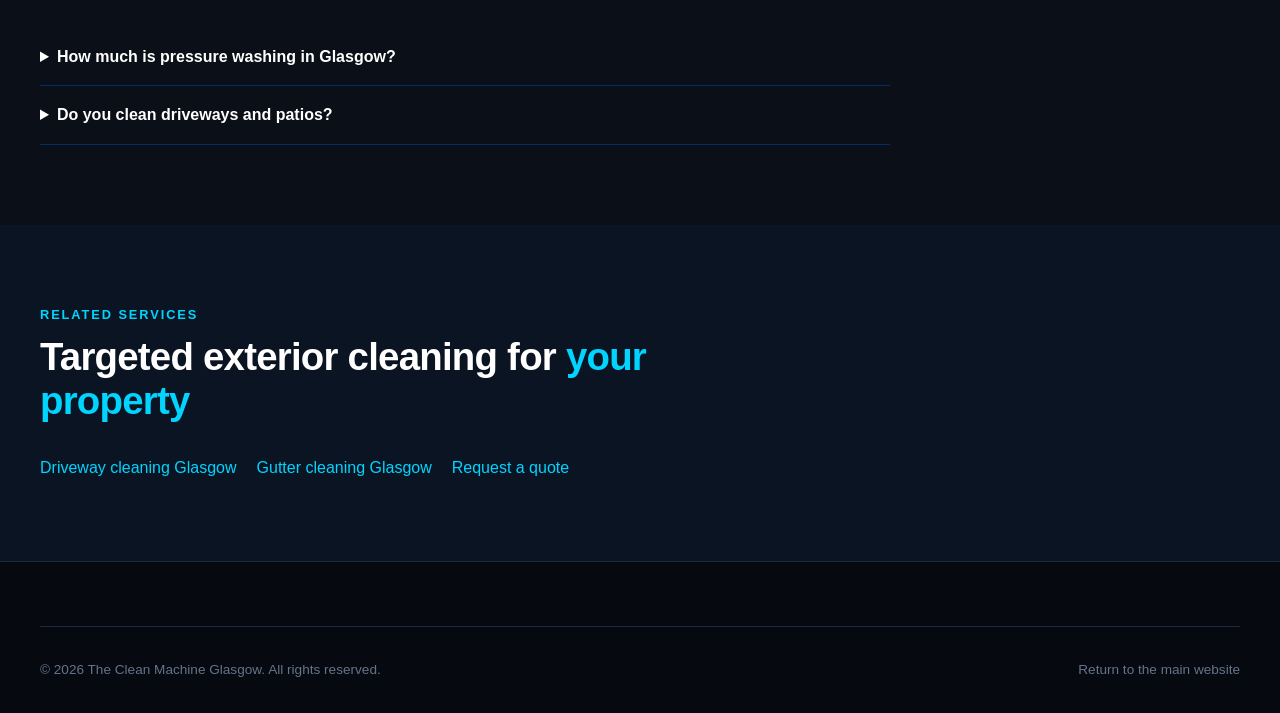
<file: pressure-washing-glasgow/index.html>
<!DOCTYPE html>
<html lang="en"><head>
    <link rel="icon" type="image/png" href="/assets/favicon.png">
    <link rel="apple-touch-icon" href="/assets/favicon.png"><meta charset="UTF-8"><meta name="viewport" content="width=device-width, initial-scale=1.0"><title>Pressure Washing Glasgow | Exterior Cleaning | The Clean Machine</title><meta name="description" content="Pressure washing in Glasgow for driveways, patios, walls and exterior surfaces. Contact The Clean Machine for a no-obligation quote."><meta name="robots" content="index, follow"><link rel="canonical" href="https://www.thecleanmachineglasgow.co.uk/pressure-washing-glasgow/"><link rel="stylesheet" href="/style.css"><meta property="og:title" content="Pressure Washing Glasgow | The Clean Machine"><meta property="og:description" content="Professional pressure washing for Glasgow homes, driveways, patios and exterior surfaces."><meta property="og:url" content="https://www.thecleanmachineglasgow.co.uk/pressure-washing-glasgow/"><meta property="og:image" content="https://www.thecleanmachineglasgow.co.uk/assets/gallery_pressure_washing.jpg"><script type="application/ld+json">{"@context":"https://schema.org","@type":"Service","name":"Pressure Washing in Glasgow","serviceType":"Pressure washing","areaServed":"Glasgow and surrounding areas","provider":{"@type":"LocalBusiness","name":"The Clean Machine Glasgow","telephone":"+447375504704","url":"https://www.thecleanmachineglasgow.co.uk/"}}</script></head><body class="service-page"><header class="site-header"><div class="container header-container"><a href="/" class="brand-logo"><div class="brand-icon-box"><img src="/assets/logo.jpg" alt="The Clean Machine Glasgow logo"></div><div class="brand-text-wrap"><span class="brand-name">The Clean <span>Machine</span></span><span class="brand-sub">Glasgow • Detailing & Washing</span></div></a><nav class="desktop-nav"><a href="/" class="nav-link">Home</a><a href="/mobile-car-valeting-glasgow/" class="nav-link">Valeting</a><a href="/driveway-cleaning-glasgow/" class="nav-link">Driveways</a><a href="/gutter-cleaning-glasgow/" class="nav-link">Gutters</a><a href="/contact.html" class="nav-link">Contact</a></nav><div class="header-actions"><a href="https://wa.me/447375504704" target="_blank" rel="noopener" class="pill-btn pill-btn-blue">WhatsApp Us</a></div></div></header><main><section class="service-hero"><div class="container"><span class="section-tag">EXTERIOR CLEANING • GLASGOW</span><h1>Pressure Washing <strong>in Glasgow</strong></h1><p>Refresh driveways, patios, walls and other suitable exterior surfaces with professional pressure washing from The Clean Machine. We visit homes and workplaces across Glasgow and surrounding areas.</p><div class="service-hero-actions"><a href="/contact.html" class="pill-btn pill-btn-cyan">Request a quote</a><a href="tel:07375504704" class="pill-btn pill-btn-outline">Call 07375504704</a></div></div></section><section class="service-section"><div class="container"><span class="section-tag">PRESSURE WASHING SERVICES</span><h2>Exterior cleaning for a <strong>noticeably fresher finish</strong></h2><p class="service-copy">Outdoor surfaces collect moss, algae, dirt and weather staining over time. We assess the surface before cleaning so the pressure and process are appropriate for the material. Send photographs with your postcode to start the quote process.</p><div class="service-grid"><article class="service-card"><h3>Driveways</h3><p>Cleaning for suitable block paving, concrete and hard-surface driveways.</p></article><article class="service-card"><h3>Patios and paths</h3><p>Remove built-up dirt, algae and surface staining from suitable outdoor areas.</p></article><article class="service-card"><h3>Walls and exterior areas</h3><p>Discuss exterior walls and other areas that need a careful cleaning assessment.</p></article></div></div></section><section class="service-section"><div class="container"><span class="section-tag">A CAREFUL APPROACH</span><h2>Good pressure washing starts with <strong>the right surface assessment</strong></h2><div class="service-grid"><article class="service-card"><h3>Send photographs</h3><p>Photos help us understand the surface, access and level of soiling before quoting.</p></article><article class="service-card"><h3>Choose the right method</h3><p>Not every material should be treated with the same pressure or cleaning product.</p></article><article class="service-card"><h3>Plan access</h3><p>We confirm water, access and appointment requirements before the work begins.</p></article></div><div class="service-faq"><details><summary>How much is pressure washing in Glasgow?</summary><p>Quotes depend on surface size, material, access and condition. Send the postcode and photographs for a more accurate price.</p></details><details><summary>Do you clean driveways and patios?</summary><p>Yes, suitable driveways and patios are part of the exterior cleaning service. The surface should be assessed first.</p></details></div></div></section><section class="service-section"><div class="container"><span class="section-tag">RELATED SERVICES</span><h2>Targeted exterior cleaning for <strong>your property</strong></h2><div class="service-footer-links"><a href="/driveway-cleaning-glasgow/">Driveway cleaning Glasgow</a><a href="/gutter-cleaning-glasgow/">Gutter cleaning Glasgow</a><a href="/contact.html">Request a quote</a></div></div></section></main><footer class="site-footer"><div class="container"><div class="footer-bottom"><p>© 2026 The Clean Machine Glasgow. All rights reserved.</p><p><a href="/">Return to the main website</a></p></div></div></footer></body></html>
</file>
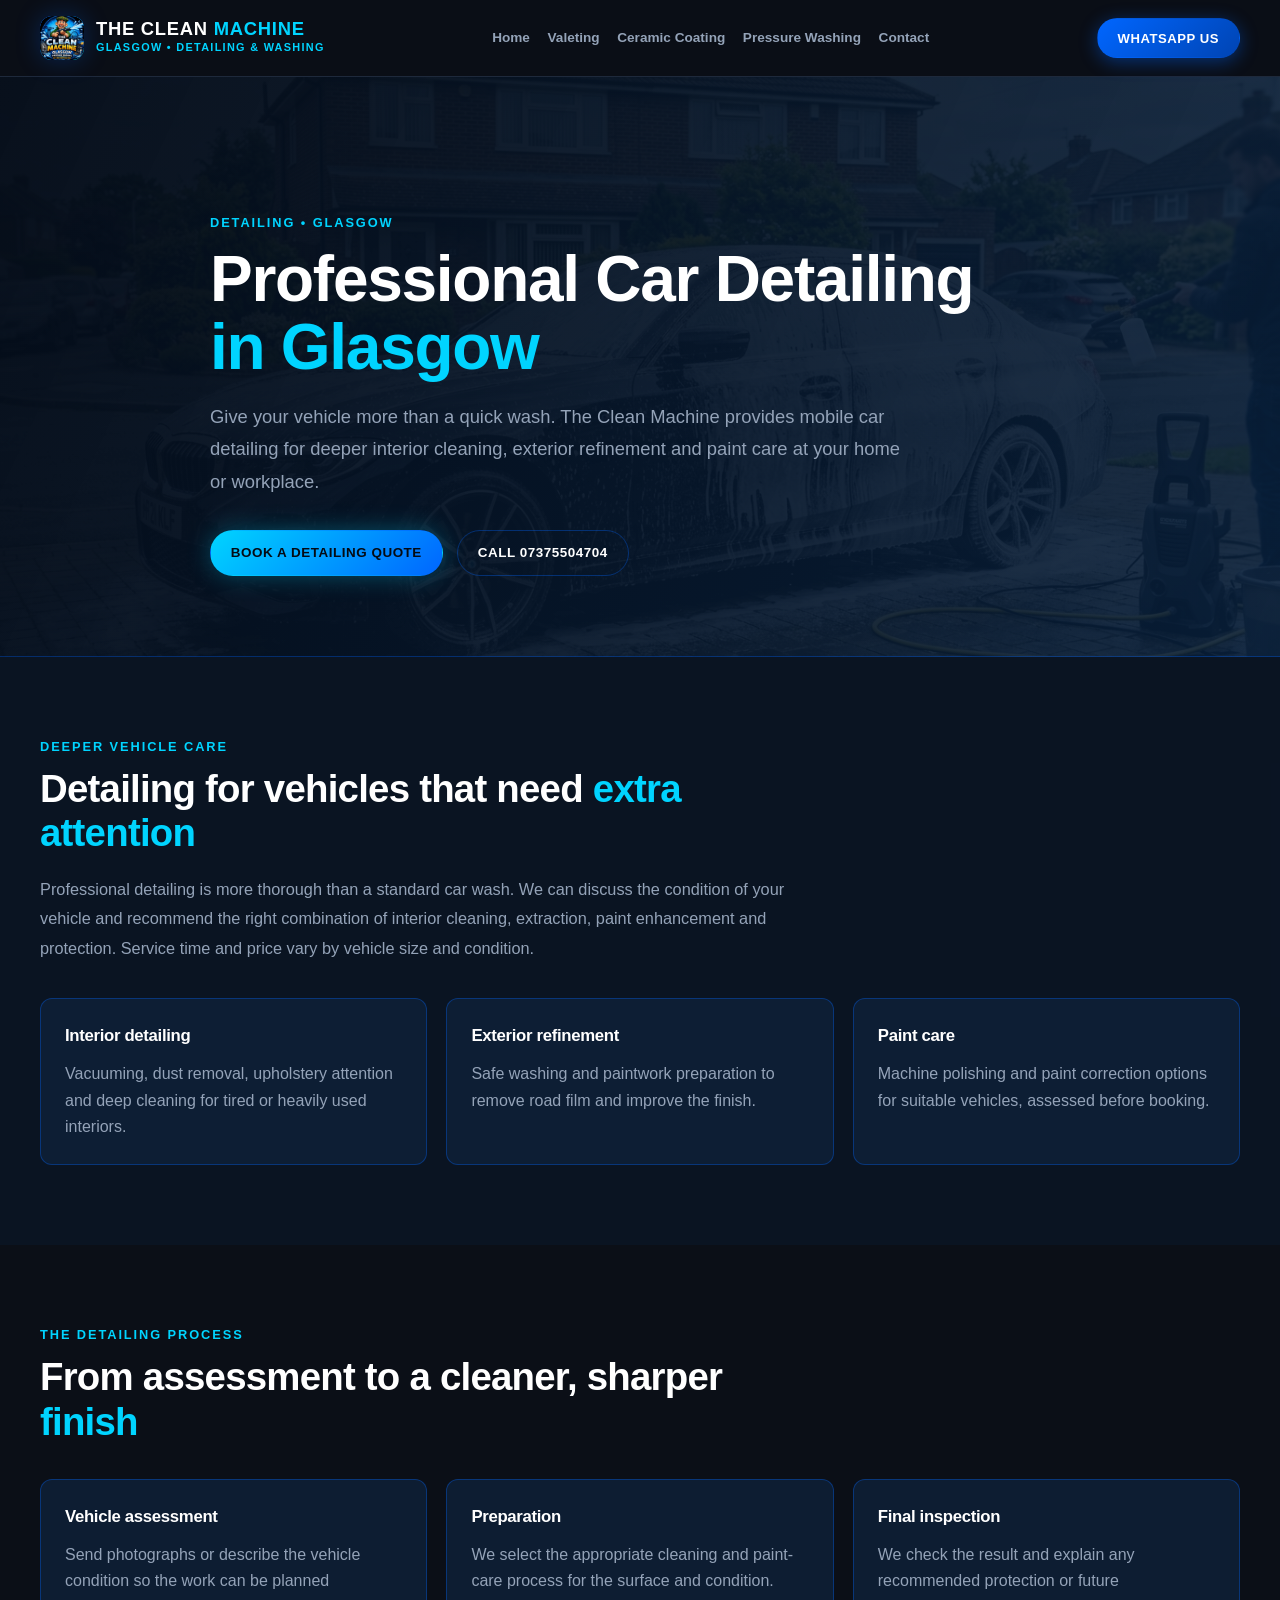
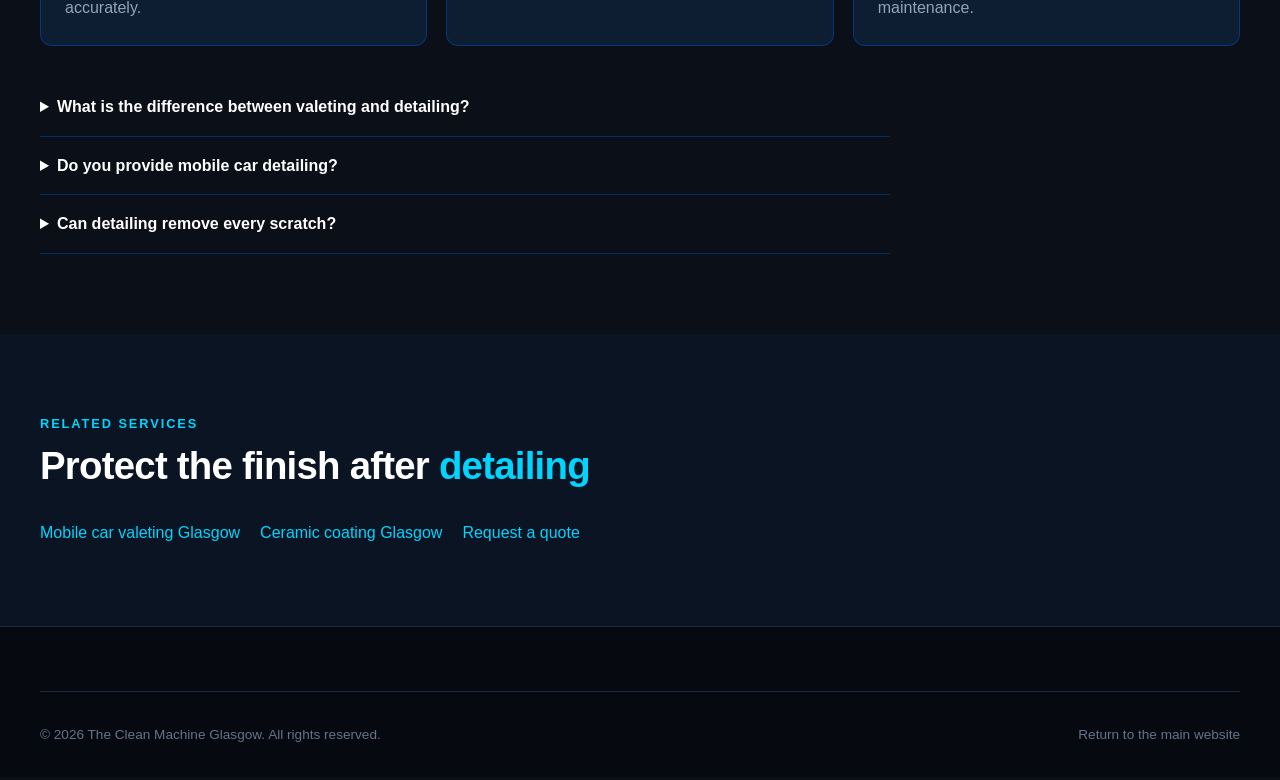
<file: car-detailing-glasgow.html>
<!DOCTYPE html><html lang="en"><head>
    <link rel="icon" type="image/png" href="/assets/favicon.png">
    <link rel="apple-touch-icon" href="/assets/favicon.png"><meta charset="UTF-8"><meta http-equiv="refresh" content="0; url=car-detailing-glasgow/"><link rel="canonical" href="https://www.thecleanmachineglasgow.co.uk/car-detailing-glasgow/"><title>Car Detailing Glasgow</title></head><body><p>This page has moved to <a href="car-detailing-glasgow/">Car Detailing Glasgow</a>.</p></body></html>
</file>
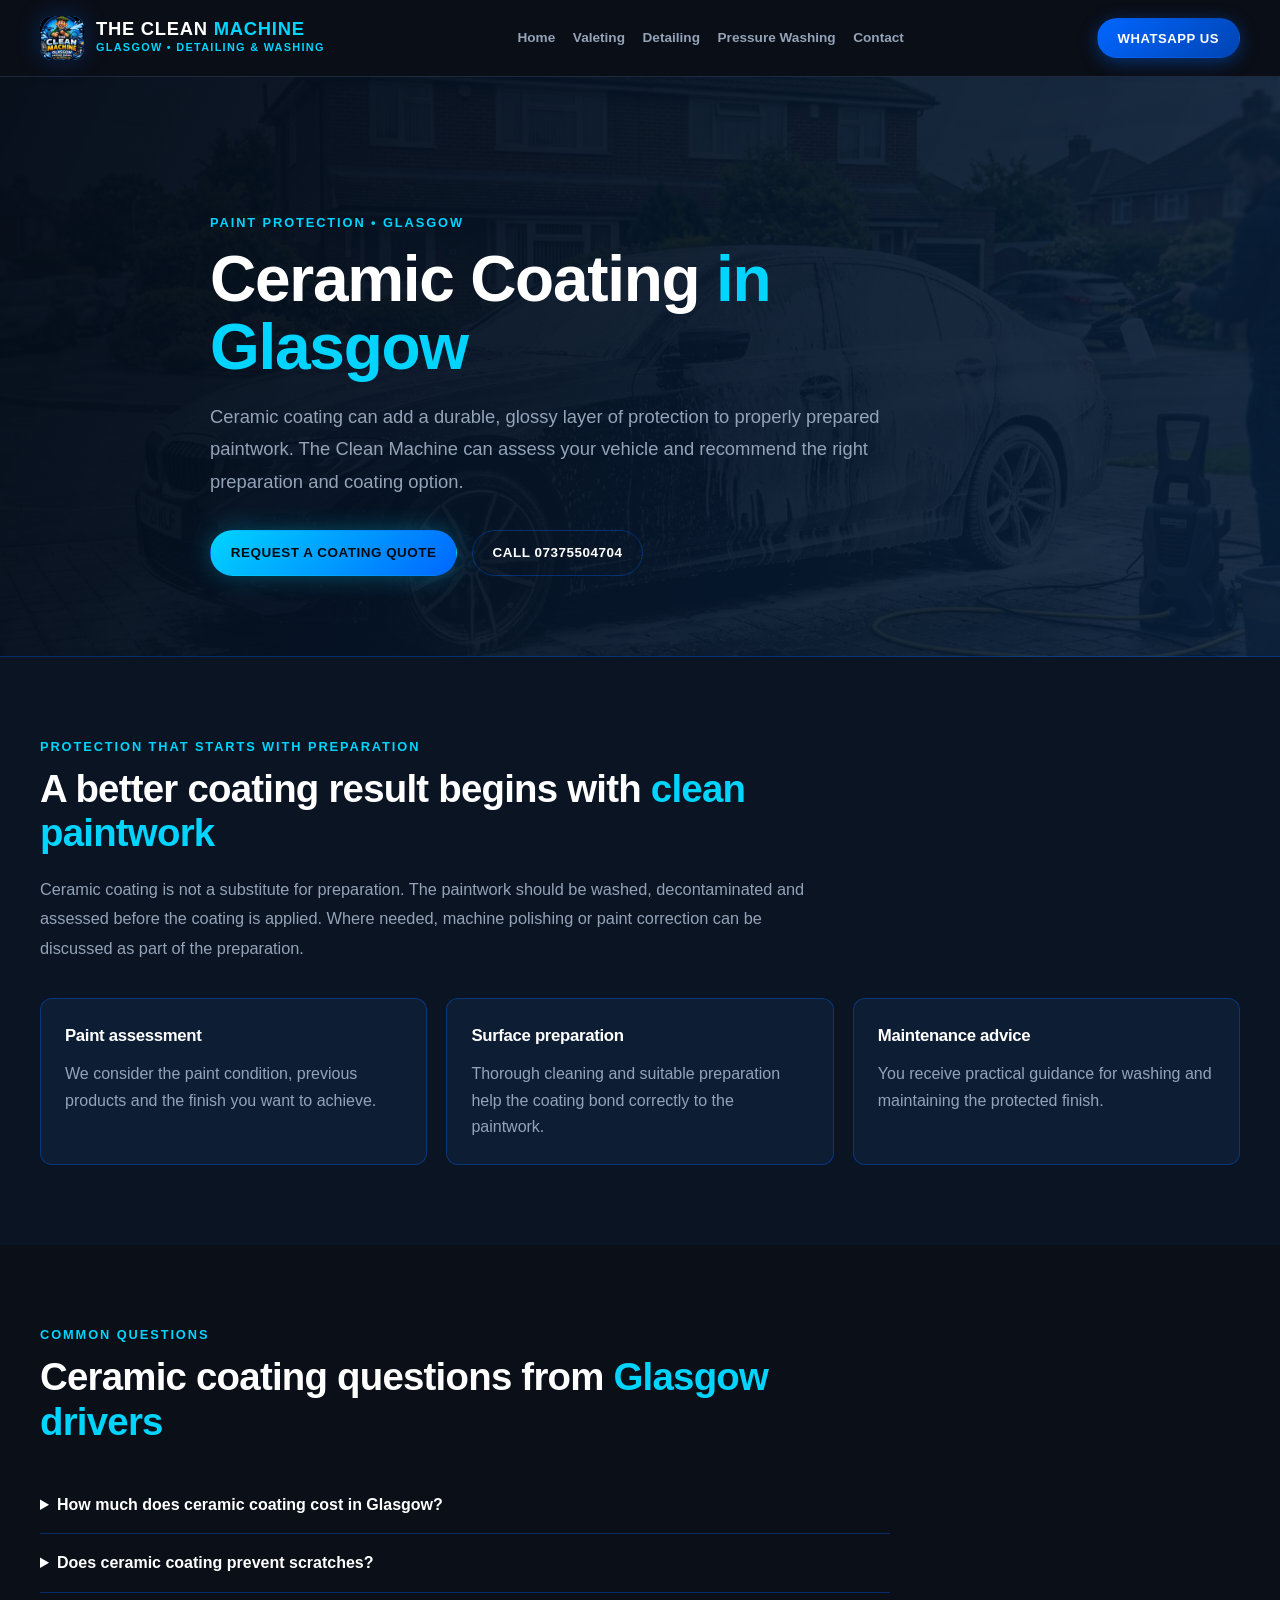
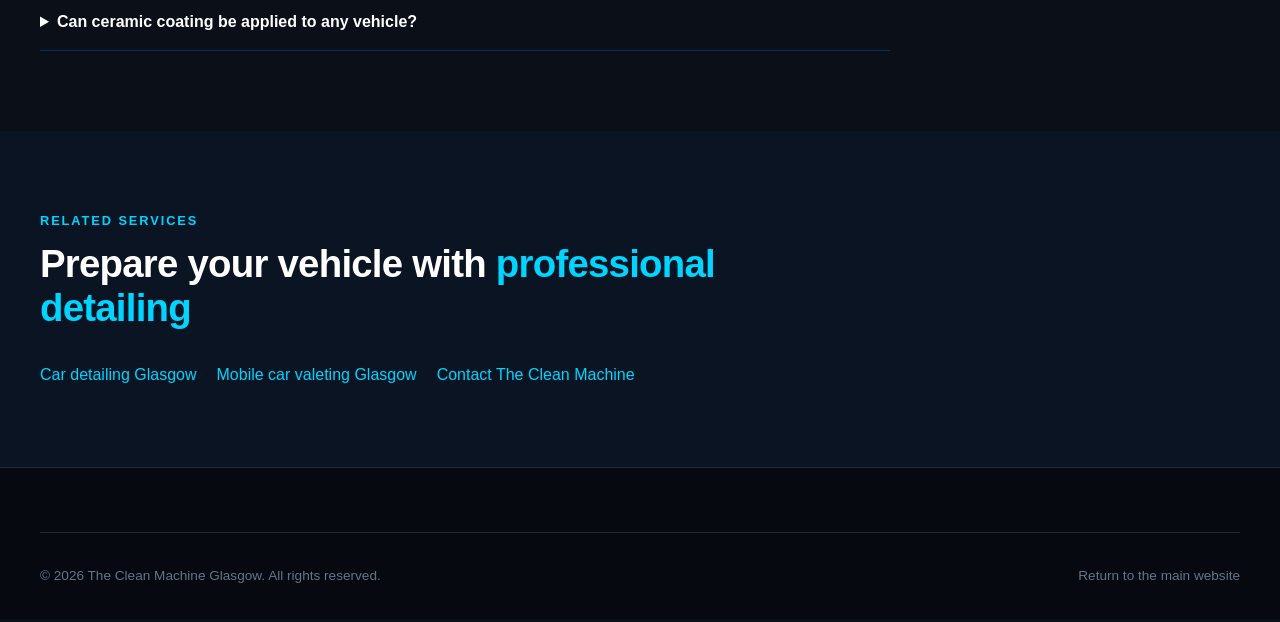
<file: ceramic-coating-glasgow.html>
<!DOCTYPE html><html lang="en"><head>
    <link rel="icon" type="image/png" href="/assets/favicon.png">
    <link rel="apple-touch-icon" href="/assets/favicon.png"><meta charset="UTF-8"><meta http-equiv="refresh" content="0; url=ceramic-coating-glasgow/"><link rel="canonical" href="https://www.thecleanmachineglasgow.co.uk/ceramic-coating-glasgow/"><title>Ceramic Coating Glasgow</title></head><body><p>This page has moved to <a href="ceramic-coating-glasgow/">Ceramic Coating Glasgow</a>.</p></body></html>
</file>
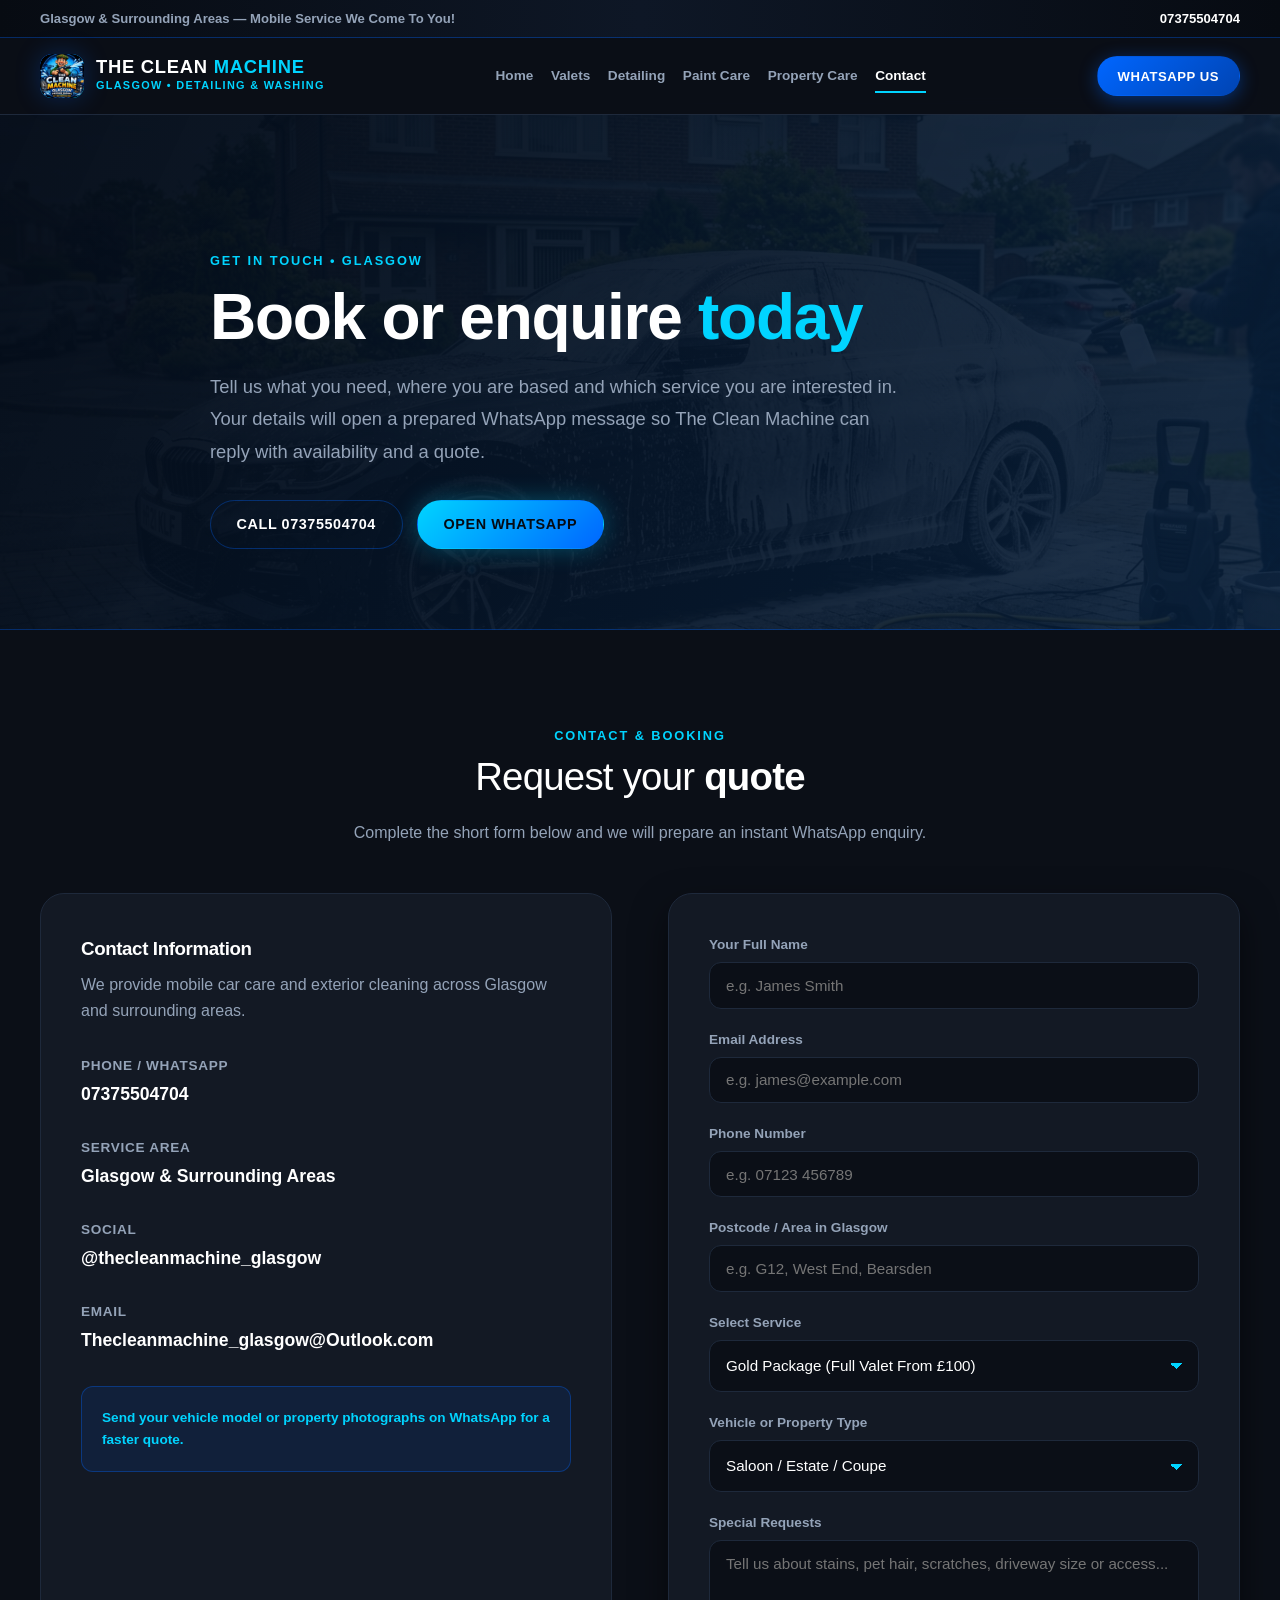
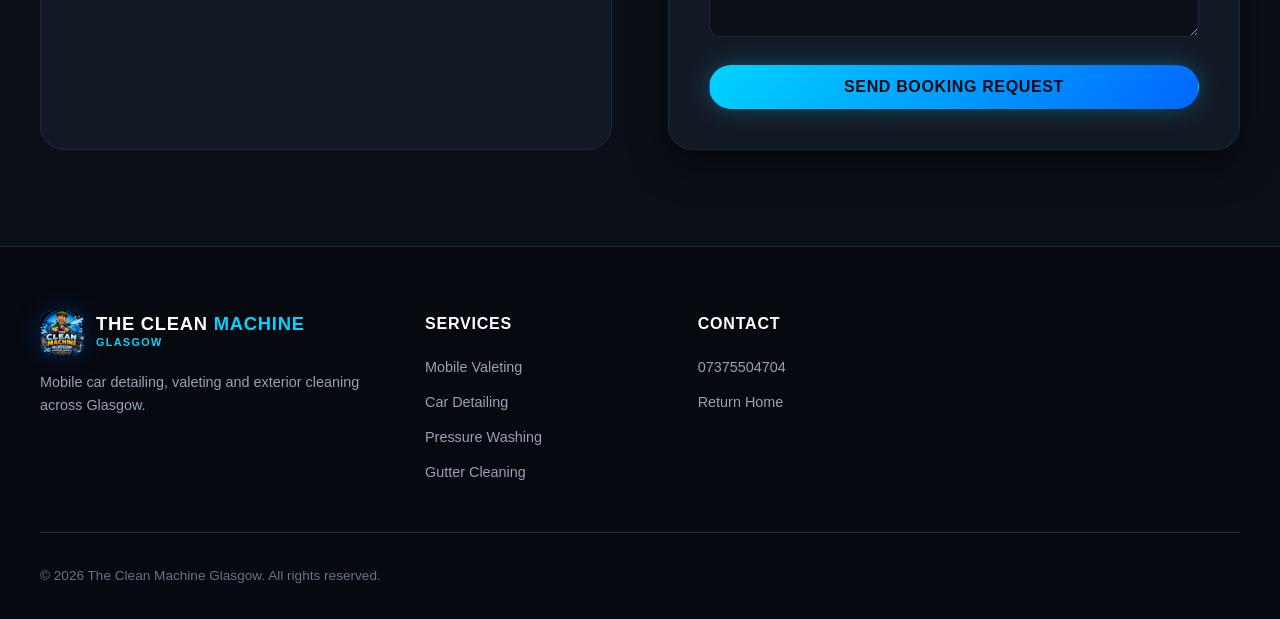
<file: contact.html>
<!DOCTYPE html>
<html lang="en">
<head>
    <link rel="icon" type="image/png" href="/assets/favicon.png">
    <link rel="apple-touch-icon" href="/assets/favicon.png">
    <meta charset="UTF-8">
    <meta name="viewport" content="width=device-width, initial-scale=1.0">
    <title>Contact The Clean Machine Glasgow | Book a Service</title>
    <meta name="description" content="Contact The Clean Machine Glasgow to request a mobile car valet, detailing, ceramic coating or exterior cleaning quote. Send your postcode and service details via WhatsApp.">
    <meta name="robots" content="index, follow">
    <link rel="canonical" href="https://www.thecleanmachineglasgow.co.uk/contact.html">
    <meta property="og:title" content="Contact The Clean Machine Glasgow">
    <meta property="og:description" content="Request a quote for mobile car care and exterior cleaning in Glasgow.">
    <meta property="og:url" content="https://www.thecleanmachineglasgow.co.uk/contact.html">
    <meta property="og:image" content="https://www.thecleanmachineglasgow.co.uk/assets/hero.jpg">
    <link rel="stylesheet" href="style.css">
    <script type="application/ld+json">
    {"@context":"https://schema.org","@type":"ContactPage","name":"Contact The Clean Machine Glasgow","url":"https://www.thecleanmachineglasgow.co.uk/contact.html","about":{"@type":"AutoDetailing","name":"The Clean Machine Glasgow","telephone":"+447375504704","email":"Thecleanmachine_glasgow@Outlook.com","areaServed":"Glasgow and surrounding areas"}}
    </script>
</head>
<body class="service-page">
    <div class="top-bar"><div class="container top-bar-inner"><div class="top-bar-item primary"><span>Glasgow & Surrounding Areas — Mobile Service We Come To You!</span></div><div class="top-bar-item"><a href="tel:07375504704" style="color: var(--text-white); font-weight: 700;">07375504704</a></div></div></div>
    <header class="site-header"><div class="container header-container"><a href="/" class="brand-logo"><div class="brand-icon-box"><img src="assets/logo.jpg" alt="The Clean Machine Glasgow logo"></div><div class="brand-text-wrap"><span class="brand-name">The Clean <span>Machine</span></span><span class="brand-sub">Glasgow • Detailing & Washing</span></div></a><nav class="desktop-nav"><a href="/" class="nav-link">Home</a><a href="/mobile-car-valeting-glasgow/" class="nav-link">Valets</a><a href="/car-detailing-glasgow/" class="nav-link">Detailing</a><a href="/ceramic-coating-glasgow/" class="nav-link">Paint Care</a><a href="/pressure-washing-glasgow/" class="nav-link">Property Care</a><a href="contact.html" class="nav-link active" aria-current="page">Contact</a></nav><div class="header-actions"><a href="https://wa.me/447375504704" target="_blank" rel="noopener" class="pill-btn pill-btn-blue">WhatsApp Us</a><button class="hamburger-btn" id="hamburgerBtn" aria-label="Toggle navigation menu"><span></span><span></span><span></span></button></div></div></header>
    <div class="mob-drawer-overlay" id="mobDrawerOverlay"></div><div class="mob-drawer" id="mobDrawer"><div class="mob-nav-list"><a href="/" class="mob-nav-link">Home</a><a href="/mobile-car-valeting-glasgow/" class="mob-nav-link">Valet Packages</a><a href="/car-detailing-glasgow/" class="mob-nav-link">Car Detailing</a><a href="/ceramic-coating-glasgow/" class="mob-nav-link">Paint Care</a><a href="/pressure-washing-glasgow/" class="mob-nav-link">Property Care</a><a href="contact.html" class="mob-nav-link">Contact & Booking</a></div><div class="mob-drawer-footer"><a href="tel:07375504704" class="pill-btn pill-btn-cyan" style="width: 100%;">Call 07375504704</a></div></div>
    <main>
        <section class="service-hero"><div class="container"><span class="section-tag">GET IN TOUCH • GLASGOW</span><h1>Book or enquire <strong>today</strong></h1><p>Tell us what you need, where you are based and which service you are interested in. Your details will open a prepared WhatsApp message so The Clean Machine can reply with availability and a quote.</p><div class="service-hero-actions"><a href="tel:07375504704" class="pill-btn pill-btn-outline">Call 07375504704</a><a href="https://wa.me/447375504704" target="_blank" rel="noopener" class="pill-btn pill-btn-cyan">Open WhatsApp</a></div></div></section>
        <section class="section-padding contact-section contact-page-section"><div class="container"><div style="text-align: center; max-width: 650px; margin: 0 auto;"><span class="section-tag">CONTACT & BOOKING</span><h2 class="section-title">Request your <strong>quote</strong></h2><p style="color: var(--text-silver);">Complete the short form below and we will prepare an instant WhatsApp enquiry.</p></div><div class="contact-grid"><div class="contact-info-box"><h3>Contact Information</h3><p style="color: var(--text-silver); margin-top: 0.5rem;">We provide mobile car care and exterior cleaning across Glasgow and surrounding areas.</p><div class="contact-info-list"><div class="contact-info-item"><div class="contact-info-text"><h4>Phone / WhatsApp</h4><a href="tel:07375504704">07375504704</a></div></div><div class="contact-info-item"><div class="contact-info-text"><h4>Service Area</h4><p>Glasgow & Surrounding Areas</p></div></div><div class="contact-info-item"><div class="contact-info-text"><h4>Social</h4><p>@thecleanmachine_glasgow</p></div></div></div><div style="margin-top: 2rem; padding: 1.25rem; background: rgba(0, 102, 255, 0.1); border-radius: var(--radius-md); border: 1px solid var(--blue-border);"><p style="font-size: 0.85rem; color: var(--blue-glow); font-weight: 600;">Send your vehicle model or property photographs on WhatsApp for a faster quote.</p></div></div><div class="contact-form-box"><form id="bookingForm"><div class="form-group"><label class="form-label" for="formName">Your Full Name</label><input type="text" id="formName" class="form-control" placeholder="e.g. James Smith" required></div><div class="form-group"><label class="form-label" for="formPhone">Phone Number</label><input type="tel" id="formPhone" class="form-control" placeholder="e.g. 07123 456789" required></div><div class="form-group"><label class="form-label" for="formArea">Postcode / Area in Glasgow</label><input type="text" id="formArea" class="form-control" placeholder="e.g. G12, West End, Bearsden" required></div><div class="form-group"><label class="form-label" for="packageSelect">Select Service</label><select id="packageSelect" class="form-control" required><optgroup label="Valeting Packages"><option value="Bronze (From £20)">Bronze Package (Exterior Wash From £20)</option><option value="Silver (From £50)">Silver Package (Mini Valet From £50)</option><option value="Gold (From £100)" selected>Gold Package (Full Valet From £100)</option><option value="Platinum (From £140)">Platinum Package (VIP Deep Clean From £140)</option></optgroup><optgroup label="Paint Care"><option value="Paint Correction (Quote)">Paint Correction (Quote)</option><option value="Ceramic Coating (Quote)">Ceramic Coating Protection</option></optgroup><optgroup label="Exterior Cleaning"><option value="Exterior Pressure Washing">Pressure Washing / Driveway Quote</option><option value="Gutter Cleaning">Gutter Cleaning Quote</option></optgroup></select></div><div class="form-group"><label class="form-label" for="formVehicle">Vehicle or Property Type</label><select id="formVehicle" class="form-control" required><option value="Hatchback / Small Car">Hatchback / Small Car</option><option value="Saloon / Estate / Coupe" selected>Saloon / Estate / Coupe</option><option value="4x4 / Large SUV / Crossover">4x4 / Large SUV / Crossover</option><option value="Commercial Van / Work Vehicle">Commercial Van / Work Vehicle</option><option value="Property Cleaning">Property Cleaning</option></select></div><div class="form-group"><label class="form-label" for="formNotes">Special Requests</label><textarea id="formNotes" class="form-control" rows="4" placeholder="Tell us about stains, pet hair, scratches, driveway size or access..."></textarea></div><button type="submit" class="pill-btn pill-btn-cyan" style="width: 100%; font-size: 1rem;"><span>Send Booking Request via WhatsApp</span></button></form></div></div></div></section>
    </main>
    <footer class="site-footer"><div class="container"><div class="footer-grid"><div class="footer-col"><a href="/" class="brand-logo"><div class="brand-icon-box"><img src="assets/logo.jpg" alt="The Clean Machine Glasgow logo"></div><div class="brand-text-wrap"><span class="brand-name">The Clean <span>Machine</span></span><span class="brand-sub">Glasgow</span></div></a><p class="footer-col-desc">Mobile car detailing, valeting and exterior cleaning across Glasgow.</p></div><div class="footer-col"><h4 class="footer-title">Services</h4><div class="footer-links"><a href="/mobile-car-valeting-glasgow/">Mobile Valeting</a><a href="/car-detailing-glasgow/">Car Detailing</a><a href="/pressure-washing-glasgow/">Pressure Washing</a><a href="/gutter-cleaning-glasgow/">Gutter Cleaning</a></div></div><div class="footer-col"><h4 class="footer-title">Contact</h4><div class="footer-links"><a href="tel:07375504704">07375504704</a><a href="/">Return Home</a></div></div></div><div class="footer-bottom"><p>© 2026 The Clean Machine Glasgow. All rights reserved.</p></div></div></footer>
    <script src="script.js"></script>
</body>
</html>
</file>
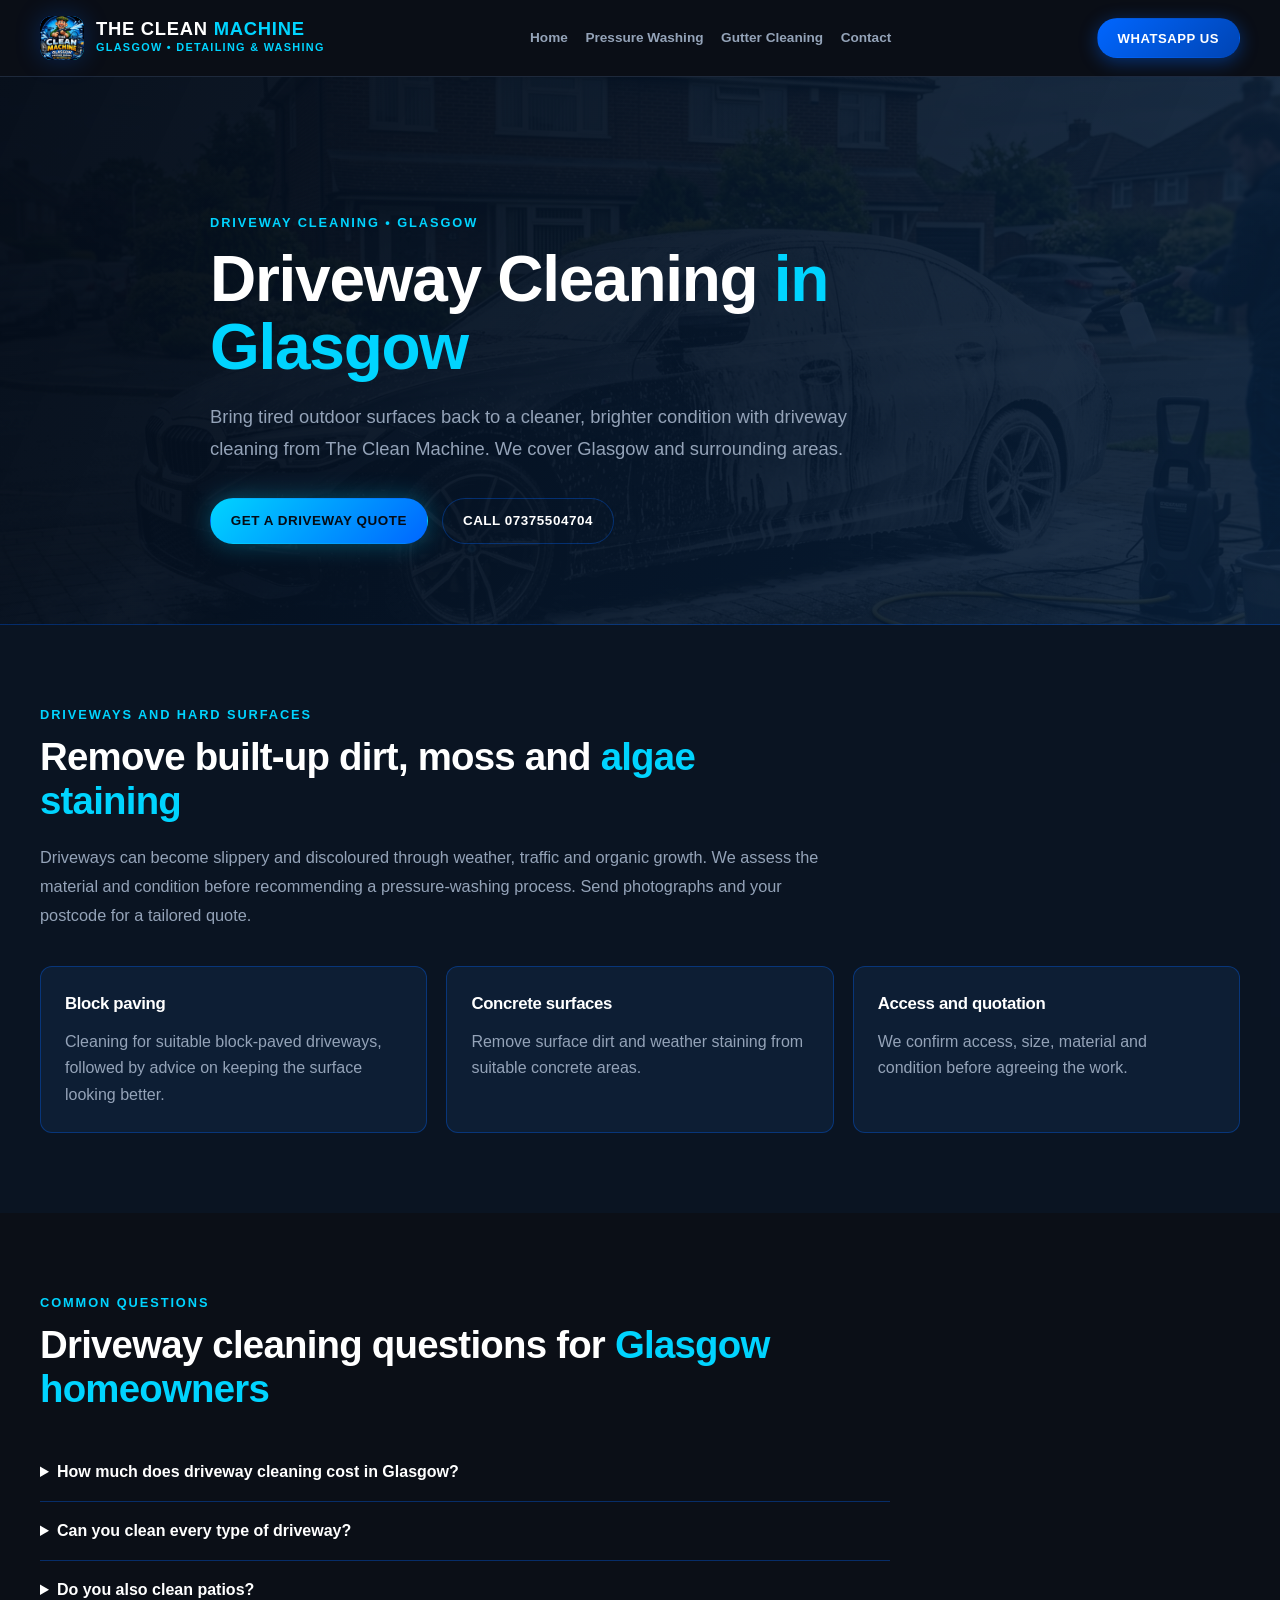
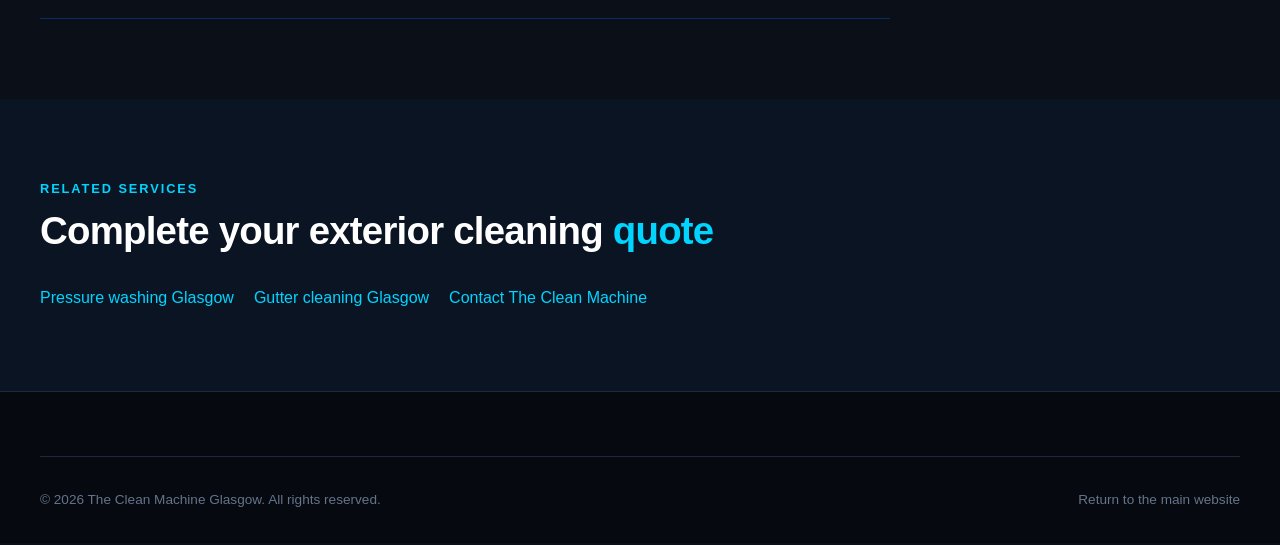
<file: driveway-cleaning-glasgow.html>
<!DOCTYPE html><html lang="en"><head>
    <link rel="icon" type="image/png" href="/assets/favicon.png">
    <link rel="apple-touch-icon" href="/assets/favicon.png"><meta charset="UTF-8"><meta http-equiv="refresh" content="0; url=driveway-cleaning-glasgow/"><link rel="canonical" href="https://www.thecleanmachineglasgow.co.uk/driveway-cleaning-glasgow/"><title>Driveway Cleaning Glasgow</title></head><body><p>This page has moved to <a href="driveway-cleaning-glasgow/">Driveway Cleaning Glasgow</a>.</p></body></html>
</file>
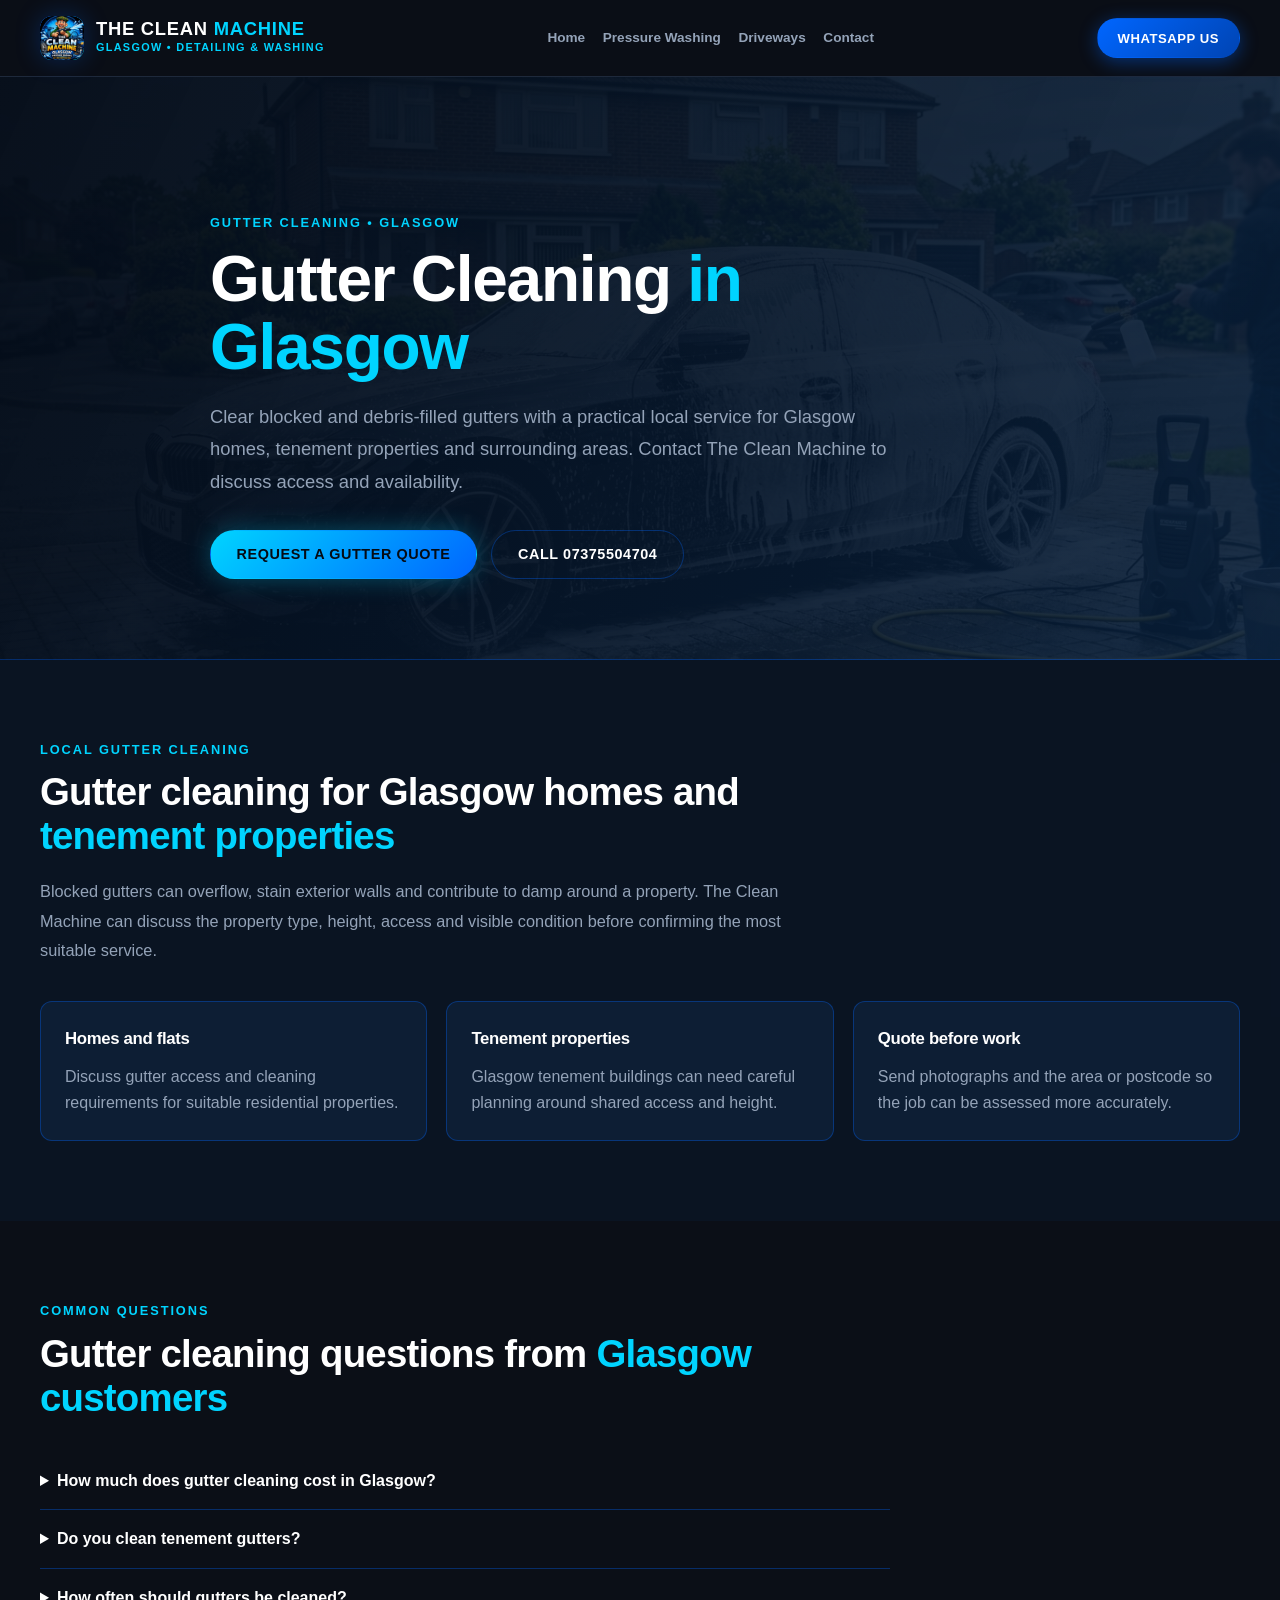
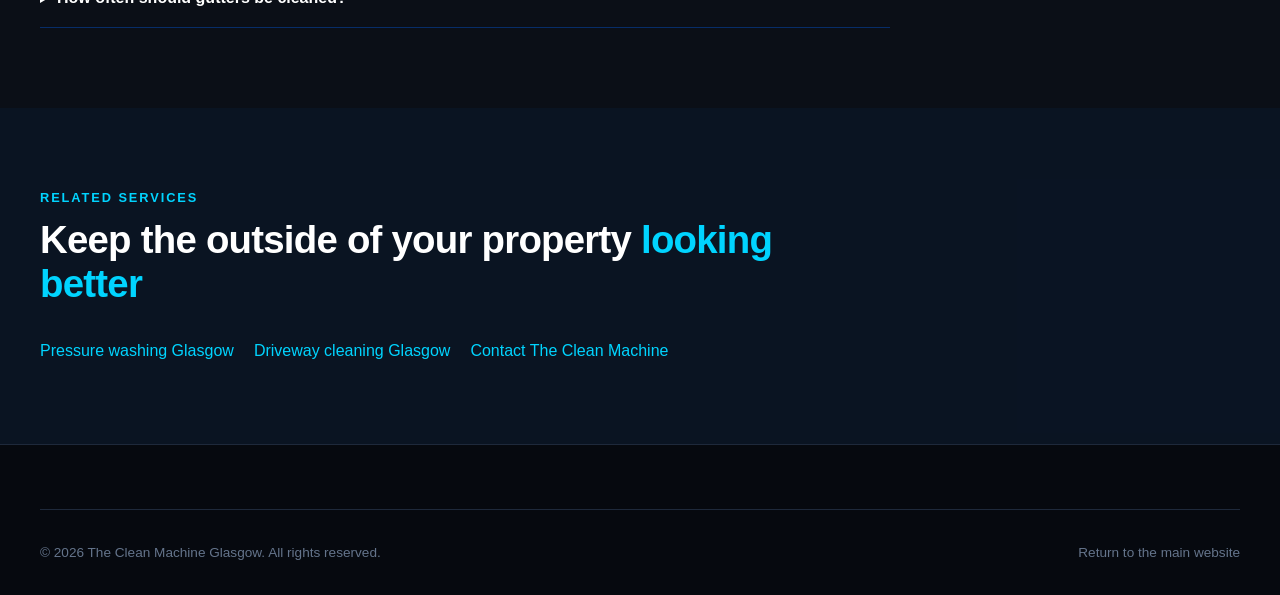
<file: gutter-cleaning-glasgow.html>
<!DOCTYPE html><html lang="en"><head>
    <link rel="icon" type="image/png" href="/assets/favicon.png">
    <link rel="apple-touch-icon" href="/assets/favicon.png"><meta charset="UTF-8"><meta http-equiv="refresh" content="0; url=gutter-cleaning-glasgow/"><link rel="canonical" href="https://www.thecleanmachineglasgow.co.uk/gutter-cleaning-glasgow/"><title>Gutter Cleaning Glasgow</title></head><body><p>This page has moved to <a href="gutter-cleaning-glasgow/">Gutter Cleaning Glasgow</a>.</p></body></html>
</file>
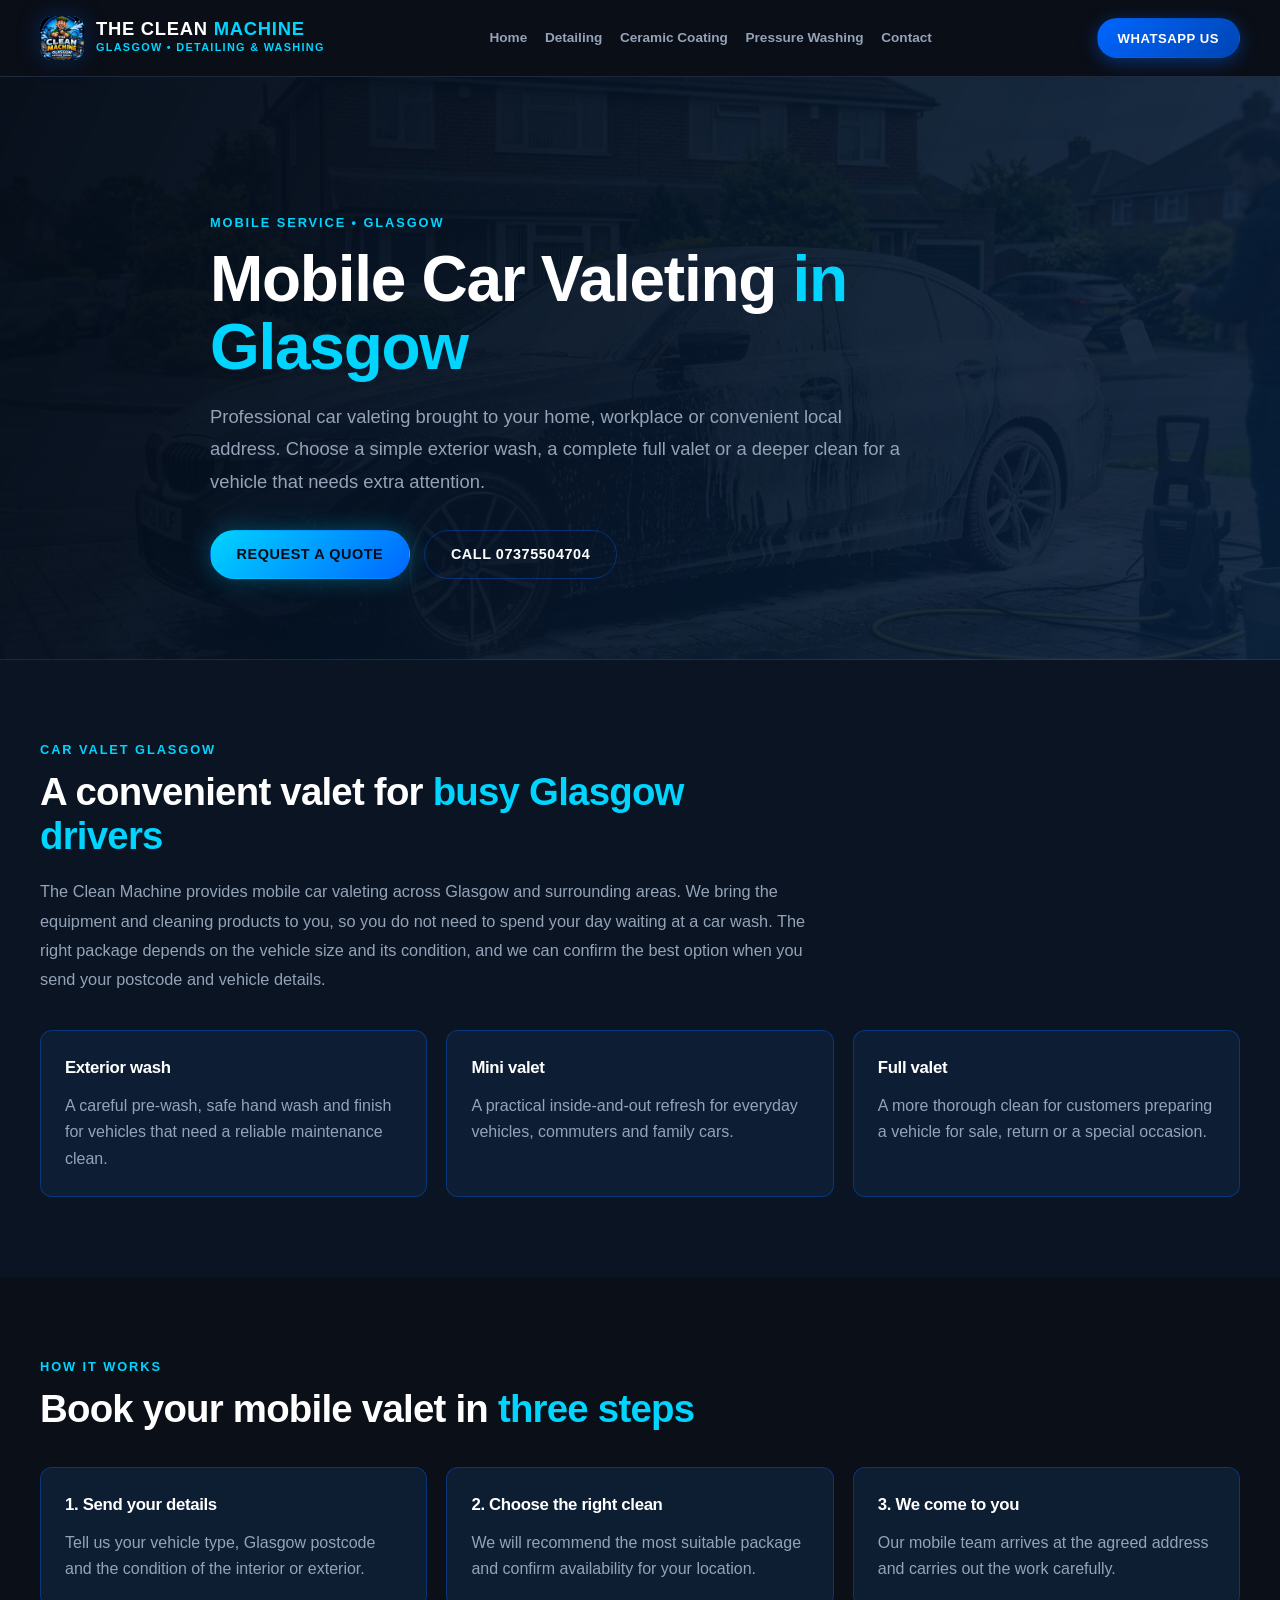
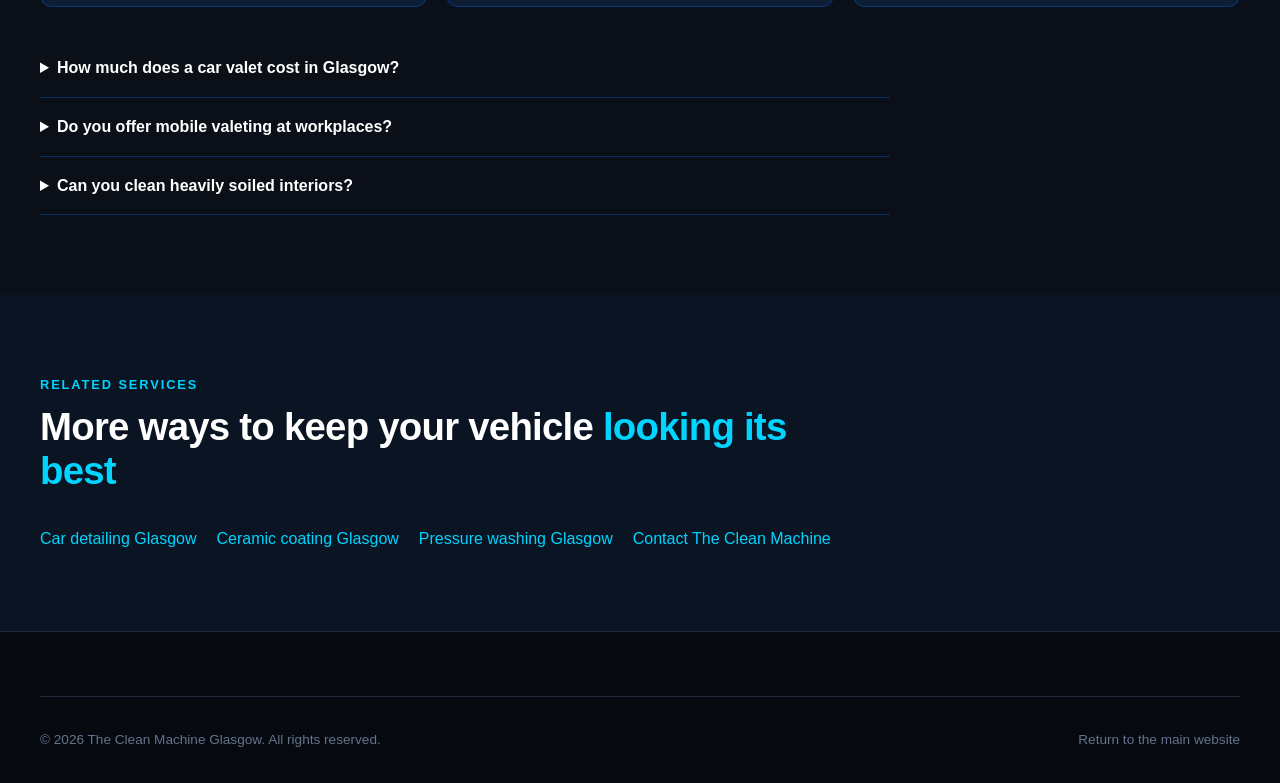
<file: mobile-car-valeting-glasgow.html>
<!DOCTYPE html><html lang="en"><head>
    <link rel="icon" type="image/png" href="/assets/favicon.png">
    <link rel="apple-touch-icon" href="/assets/favicon.png"><meta charset="UTF-8"><meta http-equiv="refresh" content="0; url=mobile-car-valeting-glasgow/"><link rel="canonical" href="https://www.thecleanmachineglasgow.co.uk/mobile-car-valeting-glasgow/"><title>Mobile Car Valeting Glasgow</title></head><body><p>This page has moved to <a href="mobile-car-valeting-glasgow/">Mobile Car Valeting Glasgow</a>.</p></body></html>
</file>
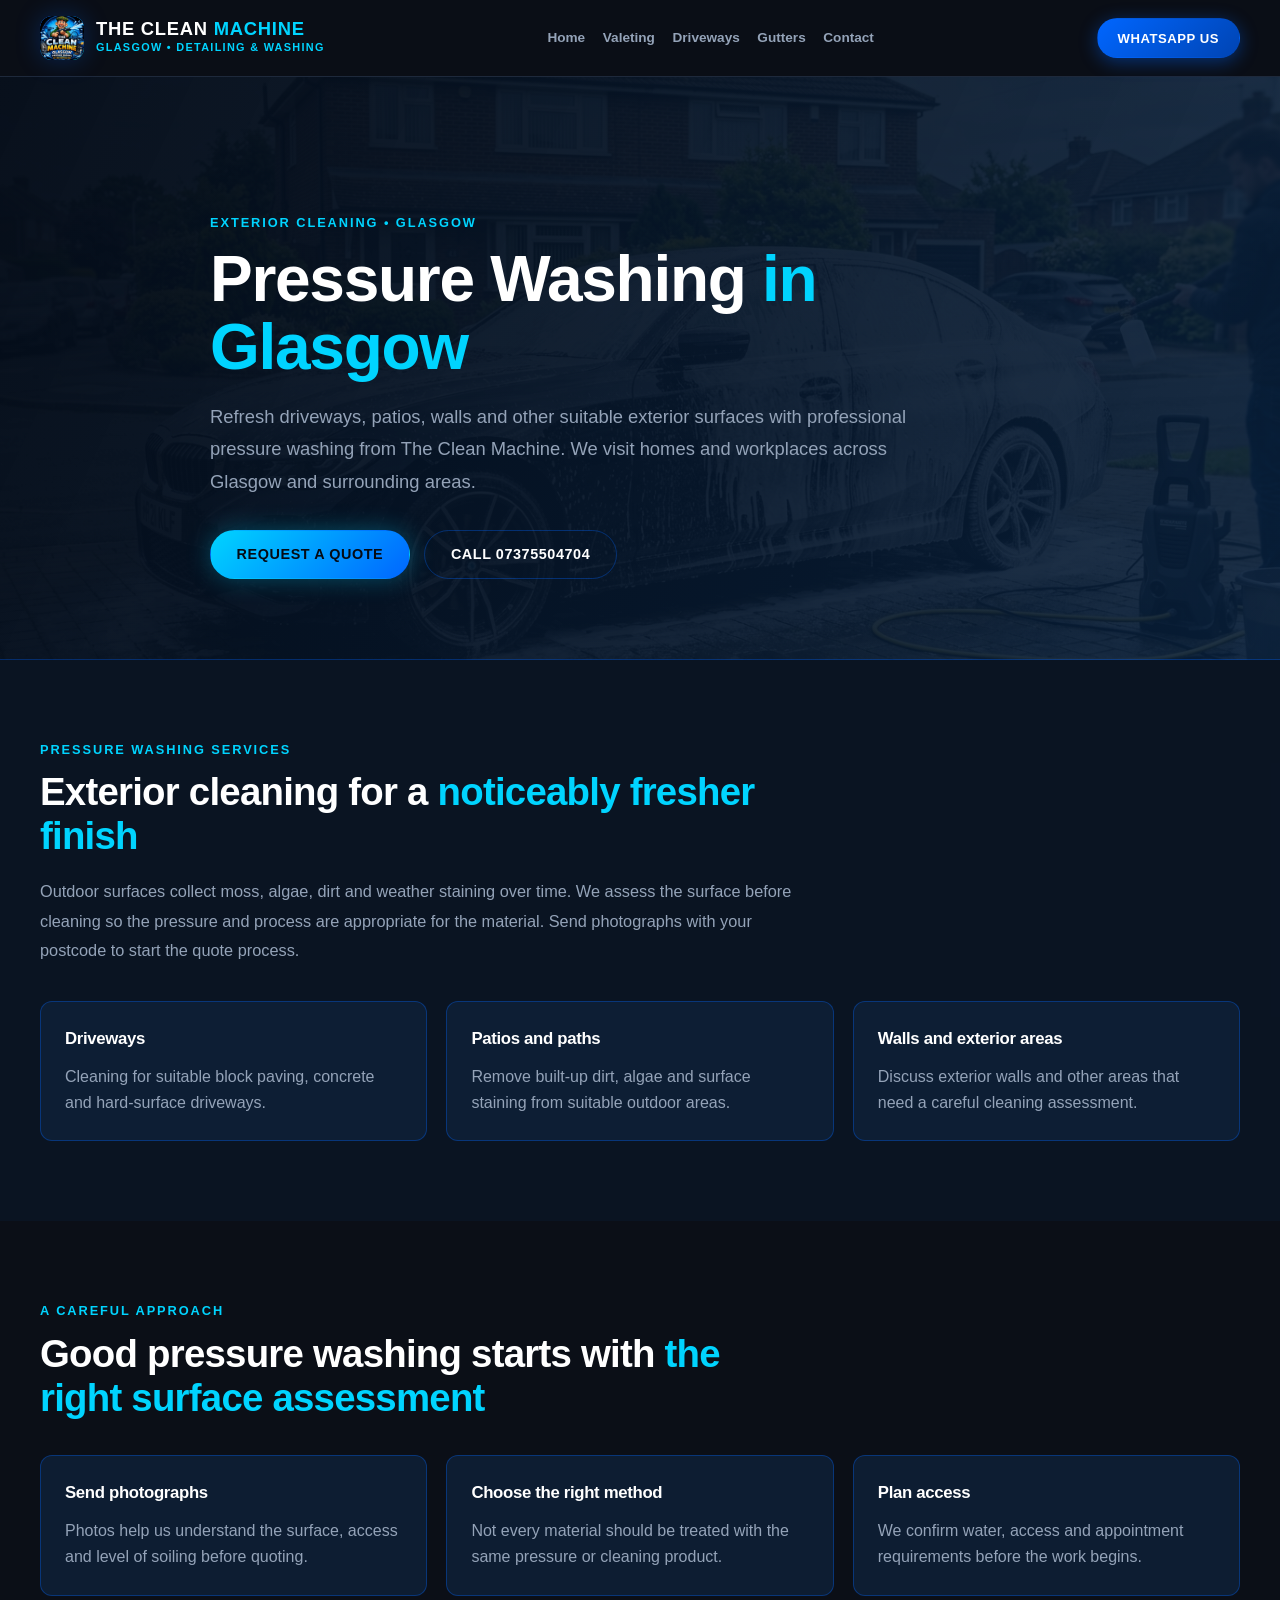
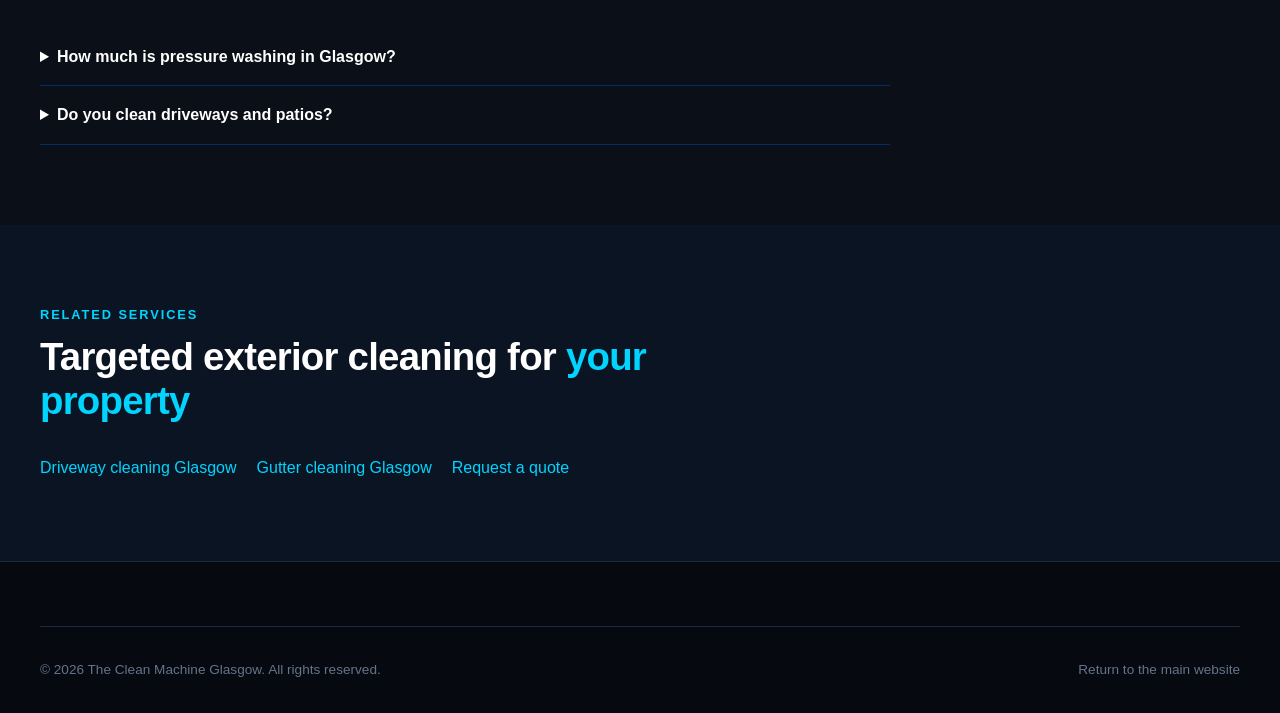
<file: pressure-washing-glasgow.html>
<!DOCTYPE html><html lang="en"><head>
    <link rel="icon" type="image/png" href="/assets/favicon.png">
    <link rel="apple-touch-icon" href="/assets/favicon.png"><meta charset="UTF-8"><meta http-equiv="refresh" content="0; url=pressure-washing-glasgow/"><link rel="canonical" href="https://www.thecleanmachineglasgow.co.uk/pressure-washing-glasgow/"><title>Pressure Washing Glasgow</title></head><body><p>This page has moved to <a href="pressure-washing-glasgow/">Pressure Washing Glasgow</a>.</p></body></html>
</file>
<file: style.css>
/* ==========================================================================
   THE CLEAN MACHINE GLASGOW - PREMIUM DEMO WEBSITE STYLESHEET
   Design System: Obsidian Automotive / Luxury Performance Palette
   100% Mobile & Multi-Device Responsive Execution (320px - 1920px)
   ========================================================================== */

:root {
    /* Color Palette */
    --bg-dark: #0B0F17;
    --bg-surface: #0F1420;
    --bg-card: #131924;
    --bg-card-hover: #1E293B;
    
    --blue-electric: #0066FF;
    --blue-glow: #00D4FF;
    --blue-border: rgba(0, 102, 255, 0.35);

    --gold-accent: #F59E0B;
    --gold-glow: rgba(245, 158, 11, 0.25);
    
    --text-white: #FFFFFF;
    --text-silver: #94A3B8;
    --text-muted: #64748B;
    
    --border-color: #1E293B;
    --border-glow: rgba(0, 212, 255, 0.25);

    /* Typography */
    --font-heading: 'Montserrat', -apple-system, BlinkMacSystemFont, sans-serif;
    --font-body: 'Open Sans', -apple-system, BlinkMacSystemFont, sans-serif;
    --font-script: 'Satisfy', cursive;

    /* Radii */
    --radius-sm: 8px;
    --radius-md: 12px;
    --radius-lg: 18px;
    --radius-xl: 24px;
    --radius-pill: 9999px;

    /* Shadows & Transitions */
    --shadow-sm: 0 4px 12px rgba(0, 0, 0, 0.3);
    --shadow-glow: 0 0 25px rgba(0, 102, 255, 0.25);
    --shadow-cyan: 0 0 25px rgba(0, 212, 255, 0.3);
    --transition: all 0.25s cubic-bezier(0.16, 1, 0.3, 1);
}

.form-success-message {
    margin: 0;
    padding: 1.25rem;
    border: 1px solid rgba(0, 220, 255, 0.35);
    border-radius: var(--radius-md);
    background: rgba(0, 220, 255, 0.08);
    color: var(--blue-glow);
    font-weight: 600;
    line-height: 1.6;
    text-align: center;
}

.contact-form-box button:disabled {
    cursor: wait;
    opacity: 0.7;
}

/* Base Reset & Zero Overflow Guarantee */
*, *::before, *::after {
    box-sizing: border-box;
    margin: 0;
    padding: 0;
    max-width: 100%;
}

html {
    scroll-behavior: smooth;
    overflow-x: hidden !important;
    width: 100%;
}

body {
    font-family: var(--font-body);
    background-color: var(--bg-dark);
    color: var(--text-white);
    overflow-x: hidden !important;
    width: 100%;
    position: relative;
    line-height: 1.6;
    -webkit-font-smoothing: antialiased;
}

/* Typography Hierarchy */
h1, h2, h3, h4, h5, h6 {
    font-family: var(--font-heading);
    letter-spacing: -0.02em;
    color: var(--text-white);
    word-wrap: break-word;
    overflow-wrap: break-word;
}

a {
    color: inherit;
    text-decoration: none;
}

ul {
    list-style: none;
}

img {
    max-width: 100%;
    height: auto;
    display: block;
}

/* Container */
.container {
    width: 100%;
    max-width: 1240px;
    margin: 0 auto;
    padding: 0 1.25rem;
    box-sizing: border-box;
}

/* Announcement Top Bar */
.top-bar {
    background: linear-gradient(90deg, #070B12 0%, #0E1726 50%, #070B12 100%);
    color: var(--text-silver);
    font-size: 0.82rem;
    font-weight: 600;
    padding: 0.5rem 0;
    text-align: center;
    border-bottom: 1px solid var(--blue-border);
    width: 100%;
}

.top-bar-inner {
    display: flex;
    justify-content: space-between;
    align-items: center;
    gap: 0.5rem;
}

.top-bar-item {
    display: flex;
    align-items: center;
    gap: 0.5rem;
}

.top-bar-item svg {
    color: var(--blue-glow);
    min-width: 16px;
}

/* Sticky Glassmorphism Header */
.site-header {
    position: sticky;
    top: 0;
    width: 100%;
    background-color: rgba(11, 15, 23, 0.96);
    backdrop-filter: blur(16px);
    -webkit-backdrop-filter: blur(16px);
    border-bottom: 1px solid var(--border-color);
    z-index: 1000;
    transition: var(--transition);
}

.header-container {
    display: flex;
    align-items: center;
    justify-content: space-between;
    height: 76px;
    gap: 1.25rem;
}

/* Text-Based Luxury Branding */
.brand-logo {
    display: flex;
    align-items: center;
    gap: 0.75rem;
    text-decoration: none;
    flex-shrink: 0;
}

.brand-icon-box {
    width: 44px;
    height: 44px;
    min-width: 44px;
    border-radius: var(--radius-md);
    background: linear-gradient(135deg, var(--blue-electric), var(--blue-glow));
    display: flex;
    align-items: center;
    justify-content: center;
    box-shadow: var(--shadow-glow);
    overflow: hidden;
}

.brand-icon-box img {
    width: 100%;
    height: 100%;
    object-fit: fill;
    border-radius: var(--radius-md);
}

.brand-text-wrap {
    display: flex;
    flex-direction: column;
}

.brand-name {
    font-family: var(--font-heading);
    font-weight: 800;
    font-size: 1.15rem;
    text-transform: uppercase;
    letter-spacing: 0.04em;
    color: var(--text-white);
    line-height: 1.1;
    white-space: nowrap;
}

.brand-name span {
    color: var(--blue-glow);
}

.brand-sub {
    font-size: 0.68rem;
    font-weight: 600;
    text-transform: uppercase;
    letter-spacing: 0.12em;
    color: var(--blue-glow);
    white-space: nowrap;
}

/* Desktop Navigation */
.desktop-nav {
    display: flex;
    align-items: center;
    gap: 1.1rem;
}

.nav-link {
    font-family: var(--font-heading);
    font-size: 0.85rem;
    font-weight: 600;
    color: var(--text-silver);
    transition: var(--transition);
    position: relative;
    padding: 0.4rem 0;
    white-space: nowrap;
}

.nav-link:hover, .nav-link.active {
    color: var(--text-white);
}

.nav-link::after {
    content: '';
    position: absolute;
    bottom: 0;
    left: 0;
    width: 0;
    height: 2px;
    background: var(--blue-glow);
    transition: var(--transition);
}

.nav-link:hover::after, .nav-link.active::after {
    width: 100%;
}

.nav-dropdown {
    position: relative;
}

.nav-dropdown-toggle {
    display: inline-flex;
    align-items: center;
    gap: 0.35rem;
    background: transparent;
    border: 0;
    cursor: pointer;
}

.nav-dropdown-toggle span {
    font-size: 0.95rem;
    line-height: 1;
    transition: transform 180ms ease;
}

.nav-dropdown:hover .nav-dropdown-menu,
.nav-dropdown:focus-within .nav-dropdown-menu,
.nav-dropdown.is-open .nav-dropdown-menu {
    opacity: 1;
    visibility: visible;
    transform: translateY(0);
}

.nav-dropdown.is-open .nav-dropdown-toggle span {
    transform: rotate(180deg);
}

.nav-dropdown-menu {
    position: absolute;
    top: calc(100% + 0.75rem);
    left: 50%;
    z-index: 1100;
    min-width: 235px;
    padding: 0.55rem;
    background: #0b1422;
    border: 1px solid var(--blue-border);
    border-radius: var(--radius-md);
    box-shadow: 0 18px 35px rgba(0, 0, 0, 0.42);
    opacity: 0;
    visibility: hidden;
    transform: translate(-50%, -0.35rem);
    transition: opacity 180ms ease, visibility 180ms ease, transform 180ms ease;
}

.nav-dropdown-menu a {
    display: block;
    padding: 0.7rem 0.85rem;
    color: var(--text-silver);
    font-family: var(--font-heading);
    font-size: 0.8rem;
    font-weight: 600;
    text-decoration: none;
    border-radius: 6px;
}

.nav-dropdown-menu a:hover,
.nav-dropdown-menu a:focus-visible {
    color: var(--text-white);
    background: rgba(0, 170, 255, 0.14);
}

.header-actions {
    display: flex;
    align-items: center;
    gap: 0.75rem;
    flex-shrink: 0;
}

.header-actions .pill-btn {
    white-space: nowrap !important;
    word-break: normal !important;
    padding: 0.55rem 1.25rem;
    font-size: 0.82rem;
    height: 40px;
    border-radius: var(--radius-pill);
    box-sizing: border-box;
}

/* Button Component System */
.pill-btn {
    display: inline-flex;
    align-items: center;
    justify-content: center;
    gap: 0.6rem;
    font-family: var(--font-heading);
    font-size: 0.9rem;
    font-weight: 700;
    padding: 0.75rem 1.6rem;
    border-radius: var(--radius-pill);
    border: 1px solid transparent;
    cursor: pointer;
    transition: var(--transition);
    text-transform: uppercase;
    letter-spacing: 0.04em;
    box-sizing: border-box;
    max-width: 100%;
    word-break: break-word;
}

.pill-btn-blue {
    background: linear-gradient(135deg, var(--blue-electric) 0%, #0044B3 100%);
    color: var(--text-white);
    box-shadow: 0 4px 18px rgba(0, 102, 255, 0.4);
}

.pill-btn-blue:hover {
    transform: translateY(-2px);
    box-shadow: 0 6px 25px rgba(0, 102, 255, 0.6);
    background: linear-gradient(135deg, #1A75FF 0%, var(--blue-electric) 100%);
}

.pill-btn-cyan {
    background: linear-gradient(135deg, var(--blue-glow) 0%, var(--blue-electric) 100%);
    color: #050B14;
    font-weight: 800;
    box-shadow: var(--shadow-cyan);
}

.pill-btn-cyan:hover {
    transform: translateY(-2px);
    box-shadow: 0 6px 30px rgba(0, 212, 255, 0.5);
    filter: brightness(1.08);
}

.pill-btn-outline {
    background: transparent;
    border: 1px solid var(--blue-border);
    color: var(--text-white);
}

.pill-btn-outline:hover {
    background: rgba(0, 102, 255, 0.12);
    border-color: var(--blue-glow);
    color: var(--blue-glow);
}

/* Hamburger Trigger */
.hamburger-btn {
    display: none;
    flex-direction: column;
    justify-content: space-between;
    width: 30px;
    height: 20px;
    background: transparent;
    border: none;
    cursor: pointer;
    z-index: 1002;
    padding: 0;
    min-width: 30px;
}

.hamburger-btn span {
    width: 100%;
    height: 2.5px;
    background-color: var(--text-white);
    border-radius: 4px;
    transition: var(--transition);
}

.hamburger-btn.is-active span:nth-child(1) {
    transform: translateY(8.5px) rotate(45deg);
}
.hamburger-btn.is-active span:nth-child(2) {
    opacity: 0;
}
.hamburger-btn.is-active span:nth-child(3) {
    transform: translateY(-8.5px) rotate(-45deg);
}

/* Mobile Navigation Drawer */
.mob-drawer {
    position: fixed;
    top: 0;
    right: -100%;
    width: 85%;
    max-width: 320px;
    height: 100vh;
    background-color: #090D14;
    border-left: 1px solid var(--border-color);
    z-index: 1001;
    padding: 5.5rem 1.5rem 2rem;
    display: flex;
    flex-direction: column;
    justify-content: space-between;
    transition: right 0.4s cubic-bezier(0.16, 1, 0.3, 1);
    box-shadow: -10px 0 30px rgba(0, 0, 0, 0.8);
    box-sizing: border-box;
}

.mob-drawer.is-open {
    right: 0;
}

.mob-nav-list {
    display: flex;
    flex-direction: column;
    gap: 1.25rem;
}

.mob-nav-link {
    font-family: var(--font-heading);
    font-size: 1.05rem;
    font-weight: 700;
    color: var(--text-silver);
    display: flex;
    align-items: center;
    transition: var(--transition);
}

.mob-nav-link:hover {
    color: var(--blue-glow);
}

.mob-service-menu {
    color: var(--text-silver);
}

.mob-service-menu summary {
    display: flex;
    align-items: center;
    justify-content: space-between;
    cursor: pointer;
    list-style: none;
    font-family: var(--font-heading);
    font-size: 1.05rem;
    font-weight: 700;
}

.mob-service-menu summary::-webkit-details-marker {
    display: none;
}

.mob-service-menu summary span {
    font-size: 1.2rem;
    transition: transform 180ms ease;
}

.mob-service-menu[open] summary span {
    transform: rotate(180deg);
}

.mob-service-menu .mob-nav-link {
    margin-top: 0.85rem;
    padding-left: 0.8rem;
    font-size: 0.96rem;
    font-weight: 600;
}

.mob-drawer-footer {
    display: flex;
    flex-direction: column;
    gap: 1rem;
}

.mob-drawer-overlay {
    position: fixed;
    inset: 0;
    background: rgba(0, 0, 0, 0.75);
    backdrop-filter: blur(4px);
    z-index: 1000;
    opacity: 0;
    visibility: hidden;
    transition: var(--transition);
}

.mob-drawer-overlay.is-open {
    opacity: 1;
    visibility: visible;
}

/* ==========================================================================
   PATTERN 1: HIGH-IMPACT SPLIT HERO
   ========================================================================== */
.hero-section {
    position: relative;
    padding: 5rem 0 6rem;
    background-color: var(--bg-dark);
    overflow: hidden;
}

.hero-bg-media {
    position: absolute;
    inset: 0;
    z-index: 1;
}

.hero-bg-media img {
    width: 100%;
    height: 100%;
    object-fit: cover;
    image-rendering: -webkit-optimize-contrast;
}

.hero-overlay {
    position: absolute;
    inset: 0;
    background: linear-gradient(90deg, rgba(11,15,23,0.96) 0%, rgba(11,15,23,0.85) 50%, rgba(11,15,23,0.94) 100%),
                linear-gradient(180deg, rgba(11,15,23,0.5) 0%, rgba(11,15,23,1) 100%);
    z-index: 2;
}

.hero-container {
    position: relative;
    z-index: 3;
}

.hero-split-flex {
    display: grid;
    grid-template-columns: 1.1fr 0.9fr;
    gap: 3.5rem;
    align-items: center;
}

/* Hero Left Column */
.hero-badge {
    display: inline-flex;
    align-items: center;
    gap: 0.5rem;
    padding: 0.4rem 1rem;
    background: rgba(0, 102, 255, 0.15);
    border: 1px solid var(--blue-border);
    border-radius: var(--radius-pill);
    font-size: 0.8rem;
    font-weight: 700;
    color: var(--blue-glow);
    margin-bottom: 1.2rem;
    text-transform: uppercase;
    letter-spacing: 0.08em;
    max-width: 100%;
}

.hero-script-tag {
    font-family: var(--font-script);
    font-size: 2rem;
    color: var(--gold-accent);
    display: block;
    margin-bottom: 0.4rem;
}

.hero-h1 {
    font-size: 3.2rem;
    font-weight: 300;
    line-height: 1.15;
    margin-bottom: 1.5rem;
    color: var(--text-white);
}

.hero-h1 strong {
    font-weight: 800;
    color: var(--text-white);
    background: linear-gradient(135deg, #FFFFFF 0%, var(--blue-glow) 100%);
    -webkit-background-clip: text;
    -webkit-text-fill-color: transparent;
}

.hero-lead {
    font-size: 1.1rem;
    color: var(--text-silver);
    margin-bottom: 2rem;
    max-width: 540px;
}

.hero-cta-group {
    display: flex;
    align-items: center;
    gap: 1.25rem;
    flex-wrap: wrap;
}

/* Hero Right Column: Glowing Checkmark Cards */
.hero-features-box {
    background: rgba(19, 25, 36, 0.75);
    backdrop-filter: blur(12px);
    border: 1px solid var(--border-color);
    border-radius: var(--radius-xl);
    padding: 2.2rem;
    box-shadow: 0 20px 40px rgba(0, 0, 0, 0.5);
    position: relative;
    box-sizing: border-box;
}

.hero-features-box::before {
    content: '';
    position: absolute;
    top: 0;
    left: 0;
    right: 0;
    height: 3px;
    background: linear-gradient(90deg, var(--blue-electric), var(--blue-glow), var(--gold-accent));
    border-top-left-radius: var(--radius-xl);
    border-top-right-radius: var(--radius-xl);
}

.hero-features-title {
    font-size: 1.3rem;
    font-weight: 700;
    margin-bottom: 1.5rem;
    display: flex;
    align-items: center;
    gap: 0.75rem;
}

.hero-check-list {
    display: flex;
    flex-direction: column;
    gap: 1.1rem;
}

.hero-check-item {
    display: flex;
    align-items: flex-start;
    gap: 1rem;
}

.hero-check-icon {
    width: 32px;
    height: 32px;
    min-width: 32px;
    border-radius: 50%;
    background: linear-gradient(135deg, var(--blue-electric), var(--blue-glow));
    display: flex;
    align-items: center;
    justify-content: center;
    color: #050B14;
    font-weight: 900;
    box-shadow: var(--shadow-cyan);
}

.hero-check-text h4 {
    font-size: 1rem;
    font-weight: 700;
    color: var(--text-white);
    margin-bottom: 0.15rem;
}

.hero-check-text p {
    font-size: 0.85rem;
    color: var(--text-silver);
}

/* ==========================================================================
   TRUST BADGES BAR
   ========================================================================== */
.trust-bar {
    background-color: var(--bg-surface);
    border-top: 1px solid var(--border-color);
    border-bottom: 1px solid var(--border-color);
    padding: 1.8rem 0;
}

.trust-flex {
    display: grid;
    grid-template-columns: repeat(4, 1fr);
    gap: 1.25rem;
    align-items: stretch;
}

.trust-item {
    display: flex;
    align-items: center;
    gap: 0.85rem;
    background: var(--bg-card);
    border: 1px solid var(--border-color);
    padding: 1rem 1.1rem;
    border-radius: var(--radius-lg);
    transition: var(--transition);
    box-sizing: border-box;
}

.trust-item:hover {
    border-color: var(--blue-border);
    transform: translateY(-2px);
    box-shadow: 0 8px 25px rgba(0, 102, 255, 0.15);
}

.trust-icon {
    width: 42px;
    height: 42px;
    min-width: 42px;
    border-radius: var(--radius-md);
    background: rgba(0, 102, 255, 0.12);
    border: 1px solid var(--blue-border);
    display: flex;
    align-items: center;
    justify-content: center;
    color: var(--blue-glow);
}

.trust-text h5 {
    font-size: 0.95rem;
    font-weight: 700;
    line-height: 1.2;
    margin-bottom: 0.15rem;
}

.trust-text p {
    font-size: 0.78rem;
    color: var(--text-silver);
    line-height: 1.2;
}

/* ==========================================================================
   PATTERN 2: "WHO WE ARE ?" (2-COLUMN FEATURE SPLIT)
   ========================================================================== */
.section-padding {
    padding: 6rem 0;
}

.section-tag {
    font-family: var(--font-heading);
    font-size: 0.8rem;
    font-weight: 800;
    text-transform: uppercase;
    letter-spacing: 0.15em;
    color: var(--blue-glow);
    margin-bottom: 0.5rem;
    display: block;
}

.section-title {
    font-size: 2.4rem;
    font-weight: 300;
    margin-bottom: 1.2rem;
    line-height: 1.2;
}

.section-title strong {
    font-weight: 800;
    color: var(--text-white);
}

.who-we-are-grid {
    display: grid;
    grid-template-columns: 1fr 1fr;
    gap: 4rem;
    align-items: center;
}

.who-text-col p {
    color: var(--text-silver);
    font-size: 1rem;
    margin-bottom: 1.2rem;
}

.who-text-col .lead-p {
    font-size: 1.15rem;
    font-weight: 600;
    color: var(--text-white);
}

.who-stats-row {
    display: grid;
    grid-template-columns: repeat(3, 1fr);
    gap: 1.25rem;
    margin: 2rem 0;
}

.stat-card {
    background: var(--bg-card);
    border: 1px solid var(--border-color);
    padding: 1.2rem 0.85rem;
    border-radius: var(--radius-md);
    text-align: center;
}

.stat-num {
    font-family: var(--font-heading);
    font-size: 1.8rem;
    font-weight: 800;
    color: var(--blue-glow);
}

.stat-label {
    font-size: 0.75rem;
    color: var(--text-silver);
    text-transform: uppercase;
    font-weight: 600;
}

/* Specialist Photo Container */
.img-box {
    overflow: hidden;
    position: relative;
}

.who-photo-box {
    border-radius: var(--radius-xl);
    border: 2px solid var(--blue-electric);
    box-shadow: var(--shadow-glow);
    aspect-ratio: 1/1;
    width: 100%;
    max-width: 480px;
    margin: 0 auto;
    background: var(--bg-card);
    display: flex;
    align-items: center;
    justify-content: center;
}

.who-photo-box img {
    width: 100%;
    height: 100%;
    object-fit: fill;
    border-radius: var(--radius-xl);
    image-rendering: -webkit-optimize-contrast;
    transition: transform 0.5s ease;
}

.who-photo-box:hover img {
    transform: scale(1.03);
}

/* ==========================================================================
   PATTERN 3: "WHY CHOOSE US" CHECKMARK GRID
   ========================================================================== */
.why-section {
    background-color: var(--bg-surface);
    position: relative;
}

.why-grid {
    display: grid;
    grid-template-columns: repeat(2, 1fr);
    gap: 1.5rem;
    margin-top: 3rem;
}

.why-card {
    background: var(--bg-card);
    border: 1px solid var(--border-color);
    border-radius: var(--radius-lg);
    padding: 1.8rem;
    display: flex;
    align-items: flex-start;
    gap: 1.25rem;
    transition: var(--transition);
    box-sizing: border-box;
}

.why-card:hover {
    transform: translateY(-3px);
    border-color: var(--blue-electric);
    box-shadow: 0 10px 30px rgba(0, 102, 255, 0.2);
    background: var(--bg-card-hover);
}

.why-icon-bubble {
    width: 44px;
    height: 44px;
    min-width: 44px;
    border-radius: 50%;
    background: linear-gradient(135deg, var(--blue-electric), var(--blue-glow));
    display: flex;
    align-items: center;
    justify-content: center;
    color: #050B14;
    font-weight: 900;
    box-shadow: var(--shadow-cyan);
}

.why-card-content h3 {
    font-size: 1.15rem;
    font-weight: 700;
    margin-bottom: 0.4rem;
}

.why-card-content p {
    font-size: 0.9rem;
    color: var(--text-silver);
}

/* ==========================================================================
   PATTERN 4: VERTICAL TABLE PRICING CARDS & DISCLAIMER BLOCK
   ========================================================================== */
.pricing-section {
    position: relative;
}

.pricing-header-wrap {
    text-align: center;
    max-width: 680px;
    margin: 0 auto 3.5rem;
}

.table-pricing-grid {
    display: grid;
    grid-template-columns: repeat(4, 1fr);
    gap: 1.5rem;
    align-items: stretch;
}

.pricing-card {
    background: var(--bg-card);
    border: 1px solid var(--border-color);
    border-radius: var(--radius-xl);
    display: flex;
    flex-direction: column;
    justify-content: space-between;
    padding: 2rem 1.5rem;
    position: relative;
    transition: var(--transition);
    box-sizing: border-box;
}

.pricing-card:hover {
    transform: translateY(-5px);
    border-color: var(--blue-border);
    box-shadow: 0 15px 35px rgba(0, 0, 0, 0.6);
}

.pricing-card.featured {
    border: 2px solid var(--blue-glow);
    box-shadow: var(--shadow-cyan);
    background: linear-gradient(180deg, #162033 0%, var(--bg-card) 100%);
}

.pricing-badge {
    position: absolute;
    top: -14px;
    left: 50%;
    transform: translateX(-50%);
    background: linear-gradient(90deg, var(--blue-electric), var(--blue-glow));
    color: #050B14;
    font-weight: 800;
    font-size: 0.7rem;
    padding: 0.3rem 1rem;
    border-radius: var(--radius-pill);
    text-transform: uppercase;
    letter-spacing: 0.08em;
    box-shadow: var(--shadow-cyan);
    white-space: nowrap;
}

.pricing-card-head {
    text-align: center;
    border-bottom: 1px solid var(--border-color);
    padding-bottom: 1.5rem;
    margin-bottom: 1.5rem;
}

.tpc-name {
    font-size: 1.25rem;
    font-weight: 800;
    text-transform: uppercase;
    letter-spacing: 0.05em;
    color: var(--text-white);
    margin-bottom: 0.4rem;
}

.tpc-sub {
    font-size: 0.8rem;
    color: var(--text-silver);
    margin-bottom: 1rem;
    min-height: 2.4em;
}

.tpc-price-wrap {
    display: flex;
    align-items: baseline;
    justify-content: center;
    gap: 0.2rem;
}

.tpc-from {
    font-size: 0.85rem;
    font-weight: 600;
    color: var(--text-silver);
    text-transform: uppercase;
}

.tpc-price {
    font-family: var(--font-heading);
    font-size: 2.8rem;
    font-weight: 800;
    color: var(--blue-glow);
    line-height: 1;
}

.pricing-bullets {
    display: flex;
    flex-direction: column;
    gap: 0.8rem;
    margin-bottom: 2rem;
    flex-grow: 1;
}

.pricing-bullet-item {
    display: flex;
    align-items: flex-start;
    gap: 0.6rem;
    font-size: 0.85rem;
    color: var(--text-silver);
}

.pricing-bullet-item svg {
    color: var(--blue-glow);
    min-width: 16px;
    margin-top: 3px;
}

.pricing-card-footer {
    margin-top: auto;
}

/* Mandatory Official Disclaimer Block */
.disclaimer-block {
    margin-top: 3.5rem;
    background: rgba(245, 158, 11, 0.08);
    border: 1px solid rgba(245, 158, 11, 0.3);
    border-radius: var(--radius-lg);
    padding: 1.5rem 2rem;
    display: flex;
    align-items: center;
    gap: 1.5rem;
    box-sizing: border-box;
}

.disclaimer-icon {
    width: 42px;
    height: 42px;
    min-width: 42px;
    border-radius: 50%;
    background: rgba(245, 158, 11, 0.2);
    color: var(--gold-accent);
    display: flex;
    align-items: center;
    justify-content: center;
}

.disclaimer-text h4 {
    font-size: 0.95rem;
    font-weight: 800;
    color: var(--gold-accent);
    text-transform: uppercase;
    letter-spacing: 0.05em;
    margin-bottom: 0.2rem;
}

.disclaimer-text p {
    font-size: 0.88rem;
    color: var(--text-silver);
}

/* ==========================================================================
   PAINT CORRECTION & CERAMIC COATING SECTION
   ========================================================================== */
.paint-correction-section {
    background-color: var(--bg-surface);
}

.paint-stages-grid {
    display: grid;
    grid-template-columns: repeat(3, 1fr);
    gap: 1.5rem;
    align-items: stretch;
}

.paint-specials-grid {
    display: grid;
    grid-template-columns: repeat(4, 1fr);
    gap: 1.5rem;
    margin-top: 2.5rem;
}

.paint-special-card {
    background: var(--bg-card);
    border: 1px solid var(--border-color);
    border-radius: var(--radius-lg);
    padding: 1.8rem 1.5rem;
    display: flex;
    flex-direction: column;
    justify-content: space-between;
    transition: var(--transition);
}

.paint-special-card:hover {
    transform: translateY(-4px);
    border-color: var(--blue-border);
    box-shadow: 0 12px 30px rgba(0, 102, 255, 0.2);
}

.paint-special-icon {
    width: 44px;
    height: 44px;
    border-radius: var(--radius-md);
    background: rgba(0, 102, 255, 0.15);
    border: 1px solid var(--blue-border);
    color: var(--blue-glow);
    display: flex;
    align-items: center;
    justify-content: center;
    margin-bottom: 1rem;
}

.workshop-notice-block {
    margin-top: 3.5rem;
    background: rgba(0, 102, 255, 0.08);
    border: 1px solid var(--blue-border);
    border-radius: var(--radius-lg);
    padding: 1.5rem 2rem;
    display: flex;
    align-items: center;
    gap: 1.5rem;
    box-sizing: border-box;
}

.workshop-notice-icon {
    width: 48px;
    height: 48px;
    min-width: 48px;
    border-radius: 50%;
    background: rgba(0, 212, 255, 0.15);
    color: var(--blue-glow);
    display: flex;
    align-items: center;
    justify-content: center;
}

.workshop-notice-text h4 {
    font-size: 0.95rem;
    font-weight: 800;
    color: var(--blue-glow);
    text-transform: uppercase;
    letter-spacing: 0.05em;
    margin-bottom: 0.2rem;
}

.workshop-notice-text p {
    font-size: 0.88rem;
    color: var(--text-silver);
}

/* ==========================================================================
   GALLERY GRID (1024px+ Real Photos)
   ========================================================================== */
.gallery-section {
    background-color: var(--bg-surface);
}

.gallery-grid {
    display: grid;
    grid-template-columns: repeat(3, 1fr);
    gap: 1.5rem;
    margin-top: 3rem;
}

.gallery-card {
    border-radius: var(--radius-lg);
    border: 1px solid var(--border-color);
    background: var(--bg-card);
    aspect-ratio: 4/3;
    position: relative;
    cursor: pointer;
}

.gallery-card img {
    width: 100%;
    height: 100%;
    object-fit: fill;
    image-rendering: -webkit-optimize-contrast;
    transition: transform 0.5s ease;
}

.gallery-card:hover img {
    transform: scale(1.06);
}

.gallery-caption {
    position: absolute;
    inset: 0;
    background: linear-gradient(180deg, rgba(0,0,0,0) 40%, rgba(11,15,23,0.92) 100%);
    display: flex;
    flex-direction: column;
    justify-content: flex-end;
    padding: 1.25rem;
    opacity: 0.9;
    transition: var(--transition);
}

.gallery-caption h4 {
    font-size: 1.05rem;
    font-weight: 700;
    color: var(--text-white);
}

.gallery-caption p {
    font-size: 0.8rem;
    color: var(--blue-glow);
    font-weight: 600;
}

/* ==========================================================================
   BEFORE & AFTER TRANSFORMATION SHOWCASE
   ========================================================================== */
.ba-transform-wrapper {
    margin-bottom: 2.5rem;
    background: var(--bg-card);
    border: 1px solid var(--border-color);
    border-radius: var(--radius-xl);
    padding: 1.75rem 1.5rem;
    box-sizing: border-box;
}

.ba-header {
    text-align: center;
    margin-bottom: 1.5rem;
}

.ba-header h3 {
    font-size: 1.3rem;
    font-weight: 800;
    color: var(--text-white);
    margin-bottom: 0.25rem;
}

.ba-header p {
    font-size: 0.9rem;
    color: var(--blue-glow);
    font-weight: 600;
}

.ba-grid {
    display: grid;
    grid-template-columns: 1fr 1fr;
    gap: 1.25rem;
}

.ba-card {
    position: relative;
    border-radius: var(--radius-lg);
    overflow: hidden;
    aspect-ratio: 4/3;
    border: 1px solid var(--border-color);
    width: 100%;
}

.ba-card img {
    width: 100%;
    height: 100%;
    object-fit: fill;
    object-position: center;
    image-rendering: -webkit-optimize-contrast;
}

.ba-badge-before,
.ba-badge-after {
    display: none !important;
}

/* ==========================================================================
   PATTERN 5: HIGH-IMPACT CTA BANNER + 3-ICON FEATURE BAR
   ========================================================================== */
.cta-banner-section {
    position: relative;
    padding: 4rem 0;
}

.cta-banner-card {
    background: linear-gradient(135deg, #0E1626 0%, #152238 100%);
    border: 1px solid var(--blue-border);
    border-radius: var(--radius-xl);
    padding: 3.5rem;
    box-shadow: 0 20px 50px rgba(0, 0, 0, 0.6);
    position: relative;
    overflow: hidden;
    box-sizing: border-box;
}

.cta-banner-card::before {
    content: '';
    position: absolute;
    top: -50%;
    right: -20%;
    width: 400px;
    height: 400px;
    background: radial-gradient(circle, rgba(0,212,255,0.15) 0%, rgba(0,0,0,0) 70%);
    pointer-events: none;
}

.cta-banner-grid {
    display: grid;
    grid-template-columns: 1.2fr 0.8fr;
    gap: 3rem;
    align-items: center;
}

.cta-banner-title {
    font-size: 2.4rem;
    font-weight: 300;
    line-height: 1.2;
    margin-bottom: 1rem;
}

.cta-banner-title strong {
    font-weight: 800;
    color: var(--blue-glow);
}

.cta-banner-desc {
    font-size: 1.05rem;
    color: var(--text-silver);
    margin-bottom: 2rem;
}

.cta-banner-actions {
    display: flex;
    gap: 1rem;
    flex-wrap: wrap;
}

/* 3-Icon Feature Bar Footer */
.three-icon-bar {
    display: grid;
    grid-template-columns: repeat(3, 1fr);
    gap: 1.5rem;
    margin-top: 3rem;
    padding-top: 3rem;
    border-top: 1px solid var(--border-color);
}

.three-icon-item {
    display: flex;
    align-items: center;
    gap: 1rem;
    background: var(--bg-card);
    padding: 1.25rem 1.5rem;
    border-radius: var(--radius-lg);
    border: 1px solid var(--border-color);
}

.three-icon-symbol {
    width: 44px;
    height: 44px;
    min-width: 44px;
    border-radius: var(--radius-md);
    background: rgba(0, 102, 255, 0.15);
    border: 1px solid var(--blue-border);
    color: var(--blue-glow);
    display: flex;
    align-items: center;
    justify-content: center;
}

.three-icon-text h4 {
    font-size: 0.95rem;
    font-weight: 700;
}

.three-icon-text p {
    font-size: 0.8rem;
    color: var(--text-silver);
}

/* ==========================================================================
   CONTACT & BOOKING FORM
   ========================================================================== */
.contact-section {
    position: relative;
}

.contact-grid {
    display: grid;
    grid-template-columns: 1fr 1fr;
    gap: 3.5rem;
    margin-top: 3rem;
}

.contact-info-box {
    background: var(--bg-card);
    border: 1px solid var(--border-color);
    border-radius: var(--radius-xl);
    padding: 2.5rem;
    box-sizing: border-box;
    width: 100%;
}

.contact-info-list {
    display: flex;
    flex-direction: column;
    gap: 1.8rem;
    margin: 2rem 0;
}

.contact-info-item {
    display: flex;
    align-items: flex-start;
    gap: 1.2rem;
}

.contact-info-icon {
    width: 46px;
    height: 46px;
    min-width: 46px;
    border-radius: var(--radius-md);
    background: rgba(0, 102, 255, 0.15);
    border: 1px solid var(--blue-border);
    display: flex;
    align-items: center;
    justify-content: center;
    color: var(--blue-glow);
}

.contact-info-text {
    min-width: 0;
}

.contact-info-text h4 {
    font-size: 0.85rem;
    font-weight: 700;
    text-transform: uppercase;
    letter-spacing: 0.05em;
    color: var(--text-silver);
    margin-bottom: 0.2rem;
}

.contact-info-text p, .contact-info-text a {
    font-size: 1.1rem;
    font-weight: 700;
    color: var(--text-white);
    word-break: break-word;
    overflow-wrap: break-word;
}

.contact-form-box {
    background: var(--bg-card);
    border: 1px solid var(--border-color);
    border-radius: var(--radius-xl);
    padding: 2.5rem;
    box-shadow: 0 15px 35px rgba(0, 0, 0, 0.5);
    box-sizing: border-box;
    width: 100%;
}

.form-group {
    margin-bottom: 1.25rem;
    width: 100%;
}

.form-label {
    display: block;
    font-size: 0.85rem;
    font-weight: 600;
    color: var(--text-silver);
    margin-bottom: 0.4rem;
}

.form-control {
    width: 100%;
    max-width: 100%;
    padding: 0.85rem 1rem;
    background: var(--bg-dark);
    border: 1px solid var(--border-color);
    border-radius: var(--radius-md);
    color: var(--text-white);
    font-family: var(--font-body);
    font-size: 0.95rem;
    transition: var(--transition);
    box-sizing: border-box;
}

.form-control:focus {
    outline: none;
    border-color: var(--blue-glow);
    box-shadow: 0 0 12px rgba(0, 212, 255, 0.25);
}

select.form-control option {
    background: var(--bg-dark);
    color: var(--text-white);
}

select.form-control {
    appearance: none;
    -webkit-appearance: none;
    cursor: pointer;
    min-height: 52px;
    padding-right: 3rem;
    background-color: var(--bg-dark);
    background-image: linear-gradient(45deg, transparent 50%, var(--blue-glow) 50%), linear-gradient(135deg, var(--blue-glow) 50%, transparent 50%);
    background-position: calc(100% - 1.35rem) 52%, calc(100% - 1rem) 52%;
    background-size: 0.4rem 0.4rem, 0.4rem 0.4rem;
    background-repeat: no-repeat;
}

select.form-control:hover {
    border-color: rgba(0, 212, 255, 0.55);
}

select.form-control:focus {
    background-color: #0c1525;
}

select.form-control optgroup {
    color: var(--blue-glow);
    font-weight: 700;
}

/* ==========================================================================
   FOOTER
   ========================================================================== */
.site-footer {
    background-color: #06090F;
    border-top: 1px solid var(--border-color);
    padding: 4rem 0 2rem;
}

.footer-grid {
    display: grid;
    grid-template-columns: 1.5fr 1fr 1fr 1.2fr;
    gap: 3rem;
    margin-bottom: 3rem;
}

.footer-col-desc {
    color: var(--text-silver);
    font-size: 0.9rem;
    margin-top: 1rem;
    margin-bottom: 1.5rem;
}

.footer-title {
    font-size: 1rem;
    font-weight: 700;
    text-transform: uppercase;
    letter-spacing: 0.05em;
    margin-bottom: 1.2rem;
    color: var(--text-white);
}

.footer-links {
    display: flex;
    flex-direction: column;
    gap: 0.75rem;
}

.footer-links a {
    color: var(--text-silver);
    font-size: 0.9rem;
    transition: var(--transition);
}

.footer-links a:hover {
    color: var(--blue-glow);
}

.social-links {
    display: flex;
    gap: 0.75rem;
}

.social-btn {
    width: 40px;
    height: 40px;
    border-radius: var(--radius-md);
    background: var(--bg-card);
    border: 1px solid var(--border-color);
    display: flex;
    align-items: center;
    justify-content: center;
    color: var(--text-silver);
    transition: var(--transition);
}

.social-btn:hover {
    background: var(--blue-electric);
    color: var(--text-white);
    border-color: var(--blue-electric);
    transform: translateY(-2px);
}

.footer-bottom {
    border-top: 1px solid var(--border-color);
    padding-top: 2rem;
    display: flex;
    justify-content: space-between;
    align-items: center;
    font-size: 0.85rem;
    color: var(--text-muted);
}

/* ==========================================================================
   STRICT MULTI-DEVICE RESPONSIVE BREAKPOINTS (320px to 1024px)
   ========================================================================== */
@media (max-width: 1180px) {
    .desktop-nav {
        display: none;
    }

    .hamburger-btn {
        display: flex;
    }

    .hero-split-flex, 
    .who-we-are-grid, 
    .cta-banner-grid,
    .contact-grid {
        grid-template-columns: 1fr;
        gap: 2.5rem;
    }

    .table-pricing-grid {
        grid-template-columns: repeat(2, 1fr);
    }

    .gallery-grid {
        grid-template-columns: repeat(2, 1fr);
    }

    .footer-grid {
        grid-template-columns: 1fr 1fr;
    }

    .trust-flex {
        grid-template-columns: repeat(2, 1fr);
        gap: 1rem;
    }
}

@media (max-width: 768px) {
    .container {
        padding-left: 1rem;
        padding-right: 1rem;
    }

    /* Top Bar Mobile Fix */
    .top-bar {
        padding: 0.4rem 0.5rem;
        font-size: 0.75rem;
    }

    .top-bar-inner {
        flex-direction: column;
        justify-content: center;
        text-align: center;
        gap: 0.2rem;
    }

    .top-bar-item.primary {
        justify-content: center;
    }

    /* Header Mobile Fix */
    .site-header {
        position: sticky;
        top: 0;
    }

    .header-container {
        height: 66px;
        padding: 0;
    }

    .brand-icon-box {
        width: 36px;
        height: 36px;
        min-width: 36px;
    }

    .brand-name {
        font-size: 0.95rem;
        letter-spacing: 0.02em;
    }

    .brand-sub {
        font-size: 0.6rem;
        letter-spacing: 0.08em;
    }

    .header-actions {
        gap: 0.5rem;
    }

    .header-actions .pill-btn-blue {
        display: none; /* Hide wide button on header so ONLY logo + hamburger button show cleanly */
    }

    /* Typography Scaling */
    .hero-h1 {
        font-size: 2.2rem;
        line-height: 1.2;
    }

    .hero-script-tag {
        font-size: 1.6rem;
    }

    .section-padding {
        padding: 3.5rem 0;
    }

    .section-title {
        font-size: 1.8rem;
    }

    /* Hero CTA Group Mobile Wrap */
    .hero-cta-group {
        flex-direction: column;
        width: 100%;
        gap: 0.85rem;
    }

    .hero-cta-group .pill-btn {
        width: 100%;
    }

    /* Features Box Mobile Padding */
    .hero-features-box {
        padding: 1.5rem 1.2rem;
    }

    /* Grid Collapse */
    .table-pricing-grid,
    .paint-stages-grid,
    .paint-specials-grid,
    .gallery-grid,
    .ba-grid,
    .why-grid,
    .three-icon-bar,
    .who-stats-row {
        grid-template-columns: 1fr;
        gap: 1.25rem;
    }

    .workshop-notice-block {
        flex-direction: column;
        text-align: center;
        padding: 1.25rem 1rem;
        gap: 1rem;
    }

    .trust-flex {
        grid-template-columns: repeat(2, 1fr);
        gap: 0.75rem;
    }

    .trust-item {
        padding: 0.75rem 0.6rem;
        gap: 0.6rem;
    }

    .trust-icon {
        width: 36px;
        height: 36px;
        min-width: 36px;
    }

    .trust-text h5 {
        font-size: 0.8rem;
        line-height: 1.15;
    }

    .trust-text p {
        font-size: 0.68rem;
        line-height: 1.15;
    }

    /* Card Mobile Padding & Bounds */
    .cta-banner-card {
        padding: 1.75rem 1.25rem;
        border-radius: var(--radius-lg);
    }

    .cta-banner-title {
        font-size: 1.6rem;
    }

    .cta-banner-desc {
        font-size: 0.95rem;
    }

    .cta-banner-actions {
        flex-direction: column;
        width: 100%;
        gap: 0.85rem;
    }

    .cta-banner-actions .pill-btn {
        width: 100%;
    }

    .disclaimer-block {
        flex-direction: column;
        text-align: center;
        padding: 1.25rem 1rem;
        gap: 1rem;
    }

    /* Contact & Form Mobile Fixes */
    .contact-info-box,
    .contact-form-box {
        padding: 1.5rem 1.2rem;
        border-radius: var(--radius-lg);
    }

    .contact-info-item {
        gap: 0.85rem;
    }

    .contact-info-text p,
    .contact-info-text a {
        font-size: 0.95rem;
    }

    .form-control {
        font-size: 0.9rem;
        padding: 0.75rem 0.85rem;
    }

    /* Footer Mobile */
    .footer-grid {
        grid-template-columns: 1fr;
        gap: 2rem;
    }

    .footer-bottom {
        flex-direction: column;
        gap: 0.85rem;
        text-align: center;
    }
}

/* Search-friendly service navigation shared by the homepage and service clusters. */
.seo-service-strip {
    padding: 4.5rem 0;
    background: rgba(7, 16, 31, 0.82);
    border-top: 1px solid var(--blue-border);
    border-bottom: 1px solid var(--blue-border);
}

.seo-service-links {
    display: grid;
    grid-template-columns: repeat(3, minmax(0, 1fr));
    gap: 1rem;
    margin-top: 2rem;
}

.seo-service-links a {
    display: flex;
    flex-direction: column;
    gap: 0.45rem;
    min-height: 118px;
    padding: 1.35rem;
    color: var(--text-white);
    text-decoration: none;
    background: rgba(16, 31, 53, 0.72);
    border: 1px solid rgba(56, 189, 248, 0.2);
    border-radius: var(--radius-md);
    transition: transform 180ms ease, border-color 180ms ease, background 180ms ease;
}

.seo-service-links a:hover,
.seo-service-links a:focus-visible {
    transform: translateY(-3px);
    border-color: var(--blue-glow);
    background: rgba(16, 49, 82, 0.9);
}

.seo-service-links strong {
    color: var(--text-white);
    font-family: 'Montserrat', sans-serif;
    font-size: 1rem;
}

.seo-service-links span {
    color: var(--text-silver);
    font-size: 0.88rem;
    line-height: 1.5;
}

.service-page {
    min-height: 100vh;
    background: var(--bg-dark);
    color: var(--text-white);
}

.service-hero {
    padding: 8.5rem 0 5rem;
    background: linear-gradient(115deg, rgba(4, 12, 24, 0.98), rgba(8, 31, 58, 0.9)), url('assets/hero.jpg') center / cover;
    border-bottom: 1px solid var(--blue-border);
}

.service-hero .container {
    max-width: 900px;
}

.service-hero h1 {
    max-width: 780px;
    margin: 0.8rem 0 1.2rem;
    font-family: 'Montserrat', sans-serif;
    font-size: clamp(2.2rem, 5vw, 4.6rem);
    line-height: 1.06;
}

.service-hero h1 strong,
.service-section h2 strong {
    color: var(--blue-glow);
}

.service-hero p {
    max-width: 700px;
    color: var(--text-silver);
    font-size: 1.15rem;
    line-height: 1.75;
}

.service-hero-actions {
    display: flex;
    flex-wrap: wrap;
    gap: 0.9rem;
    margin-top: 2rem;
}

.service-section {
    padding: 5rem 0;
}

.service-section:nth-of-type(even) {
    background: rgba(10, 25, 44, 0.55);
}

.service-section h2 {
    max-width: 760px;
    margin: 0.6rem 0 1.2rem;
    font-family: 'Montserrat', sans-serif;
    font-size: clamp(1.8rem, 3vw, 2.8rem);
    line-height: 1.15;
}

.service-section > .container > p,
.service-section > .container > .service-copy {
    max-width: 780px;
    color: var(--text-silver);
    font-size: 1.02rem;
    line-height: 1.8;
}

.service-grid {
    display: grid;
    grid-template-columns: repeat(3, minmax(0, 1fr));
    gap: 1.2rem;
    margin-top: 2.2rem;
}

.service-card {
    padding: 1.5rem;
    background: rgba(15, 34, 58, 0.78);
    border: 1px solid var(--blue-border);
    border-radius: var(--radius-md);
}

.service-card h3 {
    margin-bottom: 0.7rem;
    font-family: 'Montserrat', sans-serif;
    font-size: 1.05rem;
}

.service-card p,
.service-card li {
    color: var(--text-silver);
    line-height: 1.65;
}

.service-card ul {
    margin: 0;
    padding-left: 1.1rem;
}

.service-faq {
    max-width: 850px;
    margin-top: 2rem;
}

.service-faq details {
    padding: 1rem 0;
    border-bottom: 1px solid var(--blue-border);
}

.service-faq summary {
    cursor: pointer;
    color: var(--text-white);
    font-weight: 700;
}

.service-faq p {
    margin: 0.8rem 0 0;
    color: var(--text-silver);
    line-height: 1.7;
}

.service-footer-links {
    display: flex;
    flex-wrap: wrap;
    gap: 0.75rem 1.25rem;
    margin-top: 2rem;
}

.service-footer-links a {
    color: var(--blue-glow);
}

@media (max-width: 800px) {
    .seo-service-links,
    .service-grid {
        grid-template-columns: 1fr;
    }

    .service-hero {
        padding-top: 7rem;
    }
}

/* Extra Small Mobile Devices (320px - 480px) */
@media (max-width: 480px) {
    .container {
        padding-left: 0.85rem;
        padding-right: 0.85rem;
    }

    .brand-sub {
        display: none; /* Simplify logo subtext on tiny screens */
    }

    .brand-name {
        font-size: 0.9rem;
    }

    .hero-h1 {
        font-size: 1.85rem;
    }

    .hero-badge {
        font-size: 0.7rem;
        padding: 0.3rem 0.75rem;
    }

    .section-title {
        font-size: 1.55rem;
    }

    .pill-btn {
        padding: 0.7rem 1rem;
        font-size: 0.8rem;
    }

    .pricing-card {
        padding: 1.5rem 1rem;
    }

    .tpc-price {
        font-size: 2.2rem;
    }

    .stat-num {
        font-size: 1.5rem;
    }
}

@media (max-width: 767px) {
    .contact-grid {
        display: flex;
        flex-direction: column;
    }

    .contact-form-box {
        order: 1;
    }

    .contact-info-box {
        order: 2;
    }
}
</file>
